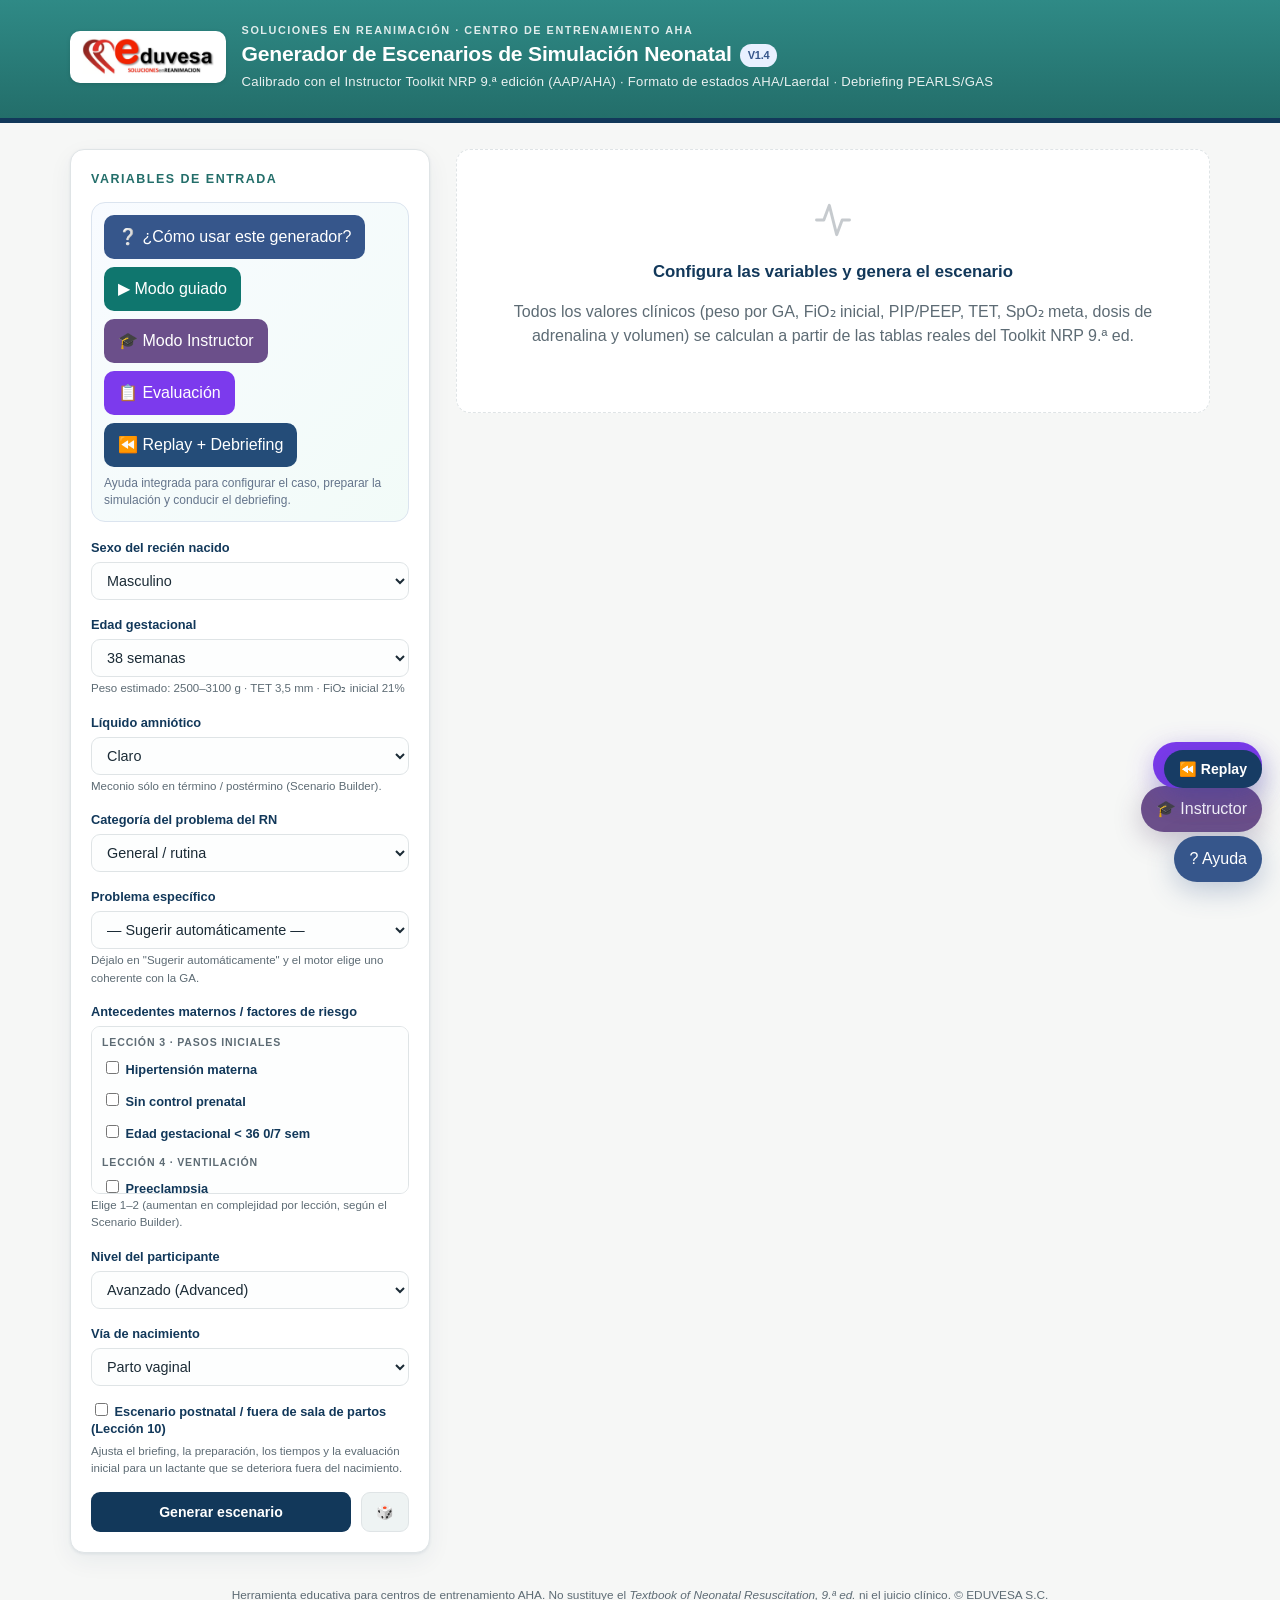
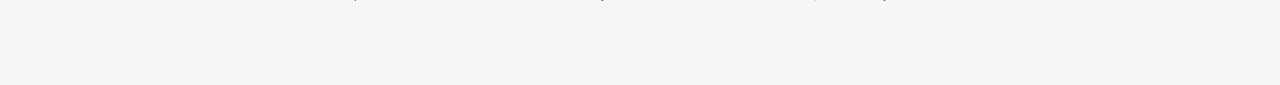
<file: index.html>
<!DOCTYPE html>
<html lang="es">
<head>
<meta charset="UTF-8">
<meta name="viewport" content="width=device-width, initial-scale=1.0">
<title>Generador de Escenarios NRP 9.ª ed. · EDUVESA</title>
<style>
  :root{
    --navy:#12385a;        /* NRP navy headings */
    --navy-2:#0d2740;
    --teal:#2f8a86;        /* NRP teal band */
    --teal-dk:#236e6a;
    --paper:#f6f7f6;
    --card:#ffffff;
    --ink:#1b2b36;
    --muted:#5d6b74;
    --line:#dfe4e6;
    --crit:#c0392b;        /* HR<60 */
    --warn:#c67a1e;        /* HR 60-99 */
    --ok:#2e8b57;          /* HR>=100 */
    --accent:#0f6fa8;
    --shadow:0 1px 3px rgba(18,56,90,.08),0 8px 24px rgba(18,56,90,.06);
    --mono:ui-monospace,"SF Mono","Cascadia Code",Menlo,Consolas,monospace;
    --sans:-apple-system,BlinkMacSystemFont,"Segoe UI",Roboto,Helvetica,Arial,sans-serif;
  }
  *{box-sizing:border-box}
  html,body{margin:0;padding:0}
  body{font-family:var(--sans);background:var(--paper);color:var(--ink);line-height:1.5;-webkit-font-smoothing:antialiased}
  .wrap{max-width:1180px;margin:0 auto;padding:0 20px 80px}

  /* Header */
  header.app{background:linear-gradient(180deg,var(--teal),var(--teal-dk));color:#fff;padding:22px 0 26px;border-bottom:5px solid var(--navy)}
  header.app .wrap{padding-bottom:0}
  .brandrow{display:flex;align-items:center;gap:16px;flex-wrap:wrap}
  .mark{width:46px;height:46px;border-radius:10px;background:#fff;display:grid;place-items:center;flex:none}
  .mark svg{width:30px;height:30px}
  .logo-badge{background:#fff;border-radius:10px;padding:7px 12px;flex:none;box-shadow:0 1px 4px rgba(0,0,0,.12);display:flex;align-items:center}
  .brandlogo{height:38px;display:block}
  @media(max-width:560px){.brandlogo{height:30px}}
  .brandrow h1{font-size:1.32rem;margin:0;letter-spacing:-.01em;font-weight:700}
  .brandrow .sub{font-size:.82rem;opacity:.9;margin-top:2px;letter-spacing:.02em}
  .eyebrow{text-transform:uppercase;letter-spacing:.14em;font-size:.68rem;font-weight:700;opacity:.85}

  /* Layout */
  .grid{display:grid;grid-template-columns:360px 1fr;gap:26px;margin-top:26px}
  @media(max-width:900px){.grid{grid-template-columns:1fr}}

  /* Form panel */
  .panel{background:var(--card);border:1px solid var(--line);border-radius:14px;box-shadow:var(--shadow);padding:20px}
  .panel h2{font-size:.78rem;text-transform:uppercase;letter-spacing:.12em;color:var(--teal-dk);margin:0 0 14px;font-weight:800}
  .field{margin-bottom:15px}
  .field label{display:block;font-size:.8rem;font-weight:600;color:var(--navy);margin-bottom:5px}
  .field .hint{font-size:.72rem;color:var(--muted);margin-top:3px}
  .chkfield{display:flex;align-items:flex-start;gap:8px;font-size:.82rem;font-weight:600;color:var(--navy);cursor:pointer;line-height:1.35}
  .chkfield input{margin-top:2px;accent-color:var(--teal);flex:none}
  select,input[type=text]{width:100%;padding:9px 11px;border:1px solid var(--line);border-radius:9px;font-size:.9rem;font-family:var(--sans);background:#fdfefe;color:var(--ink)}
  select:focus,input:focus{outline:2px solid var(--teal);outline-offset:1px;border-color:var(--teal)}
  .riskbox{border:1px solid var(--line);border-radius:9px;max-height:168px;overflow:auto;padding:6px 8px;background:#fdfefe}
  .riskgrp{font-size:.66rem;text-transform:uppercase;letter-spacing:.08em;color:var(--muted);font-weight:700;margin:8px 2px 4px}
  .riskgrp:first-child{margin-top:2px}
  .chk{display:flex;align-items:flex-start;gap:7px;padding:3px 2px;font-size:.8rem;cursor:pointer}
  .chk input{margin-top:3px;flex:none;accent-color:var(--teal)}
  .btnrow{display:flex;gap:10px;margin-top:6px}
  button{font-family:var(--sans);cursor:pointer;border:none;border-radius:9px;font-weight:700;font-size:.88rem;padding:11px 14px;transition:transform .04s ease,filter .15s ease}
  button:active{transform:translateY(1px)}
  .btn-primary{background:var(--navy);color:#fff;flex:1}
  .btn-primary:hover{filter:brightness(1.12)}
  .btn-ghost{background:#eef3f3;color:var(--navy-2);border:1px solid var(--line)}
  .btn-ghost:hover{background:#e4ecec}

  /* Output */
  #out{min-height:200px}
  .empty{background:var(--card);border:1px dashed var(--line);border-radius:14px;padding:48px 28px;text-align:center;color:var(--muted)}
  .empty svg{width:44px;height:44px;opacity:.35;margin-bottom:10px}
  .empty h3{color:var(--navy);margin:0 0 6px;font-size:1.05rem}

  .doc{background:var(--card);border:1px solid var(--line);border-radius:14px;box-shadow:var(--shadow);overflow:hidden}
  .doc-top{background:var(--navy);color:#fff;padding:18px 24px}
  .doc-top .kicker{font-size:.68rem;text-transform:uppercase;letter-spacing:.16em;opacity:.8;font-weight:700}
  .doc-top h2{margin:4px 0 2px;font-size:1.28rem;letter-spacing:-.01em}
  .doc-top .meta{font-size:.82rem;opacity:.9}
  .doc-body{padding:6px 24px 26px}

  section.blk{border-top:1px solid var(--line);padding:18px 0 6px}
  section.blk:first-child{border-top:none}
  section.blk > h3{font-size:.74rem;text-transform:uppercase;letter-spacing:.11em;color:var(--teal-dk);font-weight:800;margin:0 0 10px;display:flex;align-items:center;gap:8px}
  section.blk > h3 .n{background:var(--teal);color:#fff;width:20px;height:20px;border-radius:5px;display:inline-grid;place-items:center;font-size:.7rem;flex:none}
  .blk p{margin:0 0 9px;font-size:.9rem}
  .blk ul{margin:0 0 9px;padding-left:20px;font-size:.9rem}
  .blk li{margin-bottom:4px}
  .obj-tag{display:inline-block;font-size:.64rem;font-weight:700;text-transform:uppercase;letter-spacing:.05em;padding:1px 6px;border-radius:4px;margin-right:5px}
  .t-cog{background:#e7f0f7;color:#1a5b8a}.t-tec{background:#e8f4ef;color:#1f7a52}.t-crm{background:#f6efe4;color:#9a6a12}

  /* critical numbers */
  .nums{display:grid;grid-template-columns:repeat(auto-fill,minmax(150px,1fr));gap:10px}
  .num{border:1px solid var(--line);border-radius:10px;padding:10px 12px;background:#fbfdfd}
  .num .k{font-size:.66rem;text-transform:uppercase;letter-spacing:.05em;color:var(--muted);font-weight:700}
  .num .v{font-family:var(--mono);font-size:1.02rem;font-weight:700;color:var(--navy);margin-top:2px}
  .num .v small{font-family:var(--sans);font-weight:600;color:var(--muted);font-size:.72rem}

  /* trap callout */
  .trap{border-left:4px solid var(--warn);background:#fdf7ee;border-radius:0 9px 9px 0;padding:11px 14px;margin:4px 0 10px}
  .trap .lbl{font-size:.66rem;text-transform:uppercase;letter-spacing:.08em;color:#9a6a12;font-weight:800}
  .trap p{margin:3px 0 0;font-size:.88rem}

  /* state monitor cards */
  .states{display:flex;flex-direction:column;gap:14px}
  .state{border:1px solid var(--line);border-radius:12px;overflow:hidden;background:#fff}
  .state.alt{border-style:dashed;background:#fcfaf8}
  .st-head{display:flex;align-items:center;justify-content:space-between;gap:10px;padding:9px 14px;background:#f1f5f5;border-bottom:1px solid var(--line)}
  .st-head .ph{font-weight:800;font-size:.86rem;color:var(--navy);letter-spacing:.01em}
  .st-head .ph .step{display:inline-block;background:var(--navy);color:#fff;border-radius:5px;padding:1px 7px;font-size:.66rem;margin-right:8px;vertical-align:1px}
  .st-head .clock{font-family:var(--mono);font-size:.76rem;color:var(--muted)}
  .state.alt .st-head{background:#faf3ec}
  .state.alt .ph .step{background:var(--warn)}
  .monitor{display:flex;gap:8px;padding:12px 14px;flex-wrap:wrap;background:#0e1c24}
  .vs{flex:1;min-width:78px;background:#13252f;border-radius:8px;padding:8px 10px;border:1px solid #1e3540}
  .vs .lab{font-size:.6rem;text-transform:uppercase;letter-spacing:.09em;color:#7fa2b0;font-weight:700}
  .vs .val{font-family:var(--mono);font-size:1.28rem;font-weight:700;line-height:1.15;margin-top:1px}
  .vs .val small{font-size:.62rem;font-weight:600;color:#8fb0bd}
  .val.crit{color:#ff6b5e}.val.warn{color:#ffc14d}.val.ok{color:#57e08a}.val.neutral{color:#cfe6ef}
  .st-body{padding:11px 14px;display:grid;grid-template-columns:1fr 1fr;gap:12px}
  @media(max-width:620px){.st-body{grid-template-columns:1fr}}
  .st-body .cell .h{font-size:.64rem;text-transform:uppercase;letter-spacing:.07em;color:var(--muted);font-weight:800;margin-bottom:3px}
  .st-body .cell p{font-size:.84rem;margin:0}
  .st-full{grid-column:1/-1;border-top:1px dashed var(--line);padding-top:9px}
  .trigger{font-size:.8rem;color:var(--accent);font-weight:600}

  /* checklist */
  .ck{list-style:none;padding:0;margin:0}
  .ck li{display:flex;gap:9px;align-items:flex-start;padding:6px 0;border-bottom:1px solid #eef2f2;font-size:.87rem}
  .ck li:last-child{border-bottom:none}
  .ck .box{width:16px;height:16px;border:1.5px solid var(--teal);border-radius:4px;flex:none;margin-top:2px}
  .critflag{display:inline-block;font-size:.6rem;font-weight:800;text-transform:uppercase;letter-spacing:.04em;color:#fff;background:var(--crit);border-radius:4px;padding:1px 6px;margin-left:4px;vertical-align:1px}

  /* evaluation rubric */
  .evalcard{border:2px solid var(--navy);border-radius:12px;margin-top:16px;overflow:hidden}
  .eval-h{background:var(--navy);color:#fff;padding:12px 16px;display:flex;align-items:center;justify-content:space-between;gap:10px;flex-wrap:wrap}
  .eval-h .t{font-weight:800;font-size:.92rem;letter-spacing:.01em}
  .eval-h .sub{font-size:.72rem;opacity:.85}
  .eval-meta{display:grid;grid-template-columns:repeat(auto-fit,minmax(150px,1fr));gap:10px;padding:14px 16px;border-bottom:1px solid var(--line);background:#fbfdfd}
  .eval-meta label{display:block;font-size:.66rem;text-transform:uppercase;letter-spacing:.06em;color:var(--muted);font-weight:700;margin-bottom:3px}
  .eval-meta input{width:100%;padding:7px 9px;border:1px solid var(--line);border-radius:8px;font-size:.85rem;font-family:var(--sans)}
  .rubric{width:100%;border-collapse:collapse}
  .rubric th{background:#f1f5f5;font-size:.62rem;text-transform:uppercase;letter-spacing:.05em;color:var(--muted);padding:8px 10px;text-align:left;border-bottom:1px solid var(--line)}
  .rubric th.sc{text-align:center;width:74px}
  .rubric td{padding:9px 10px;border-bottom:1px solid #eef2f2;font-size:.84rem;vertical-align:top}
  .rubric td.sc{text-align:center}
  .rubric tr.gate td{background:#fef7f5}
  .rubric input[type=radio]{accent-color:var(--navy);width:16px;height:16px;cursor:pointer}
  .rubric .item .cf{display:inline-block;font-size:.58rem;font-weight:800;text-transform:uppercase;color:#fff;background:var(--crit);border-radius:3px;padding:0 5px;margin-left:5px;letter-spacing:.03em}
  .eval-extra{display:grid;grid-template-columns:1fr 1fr;gap:12px;padding:12px 16px;border-top:1px solid var(--line);background:#fbfdfd}
  @media(max-width:620px){.eval-extra{grid-template-columns:1fr}}
  .eval-extra .fld label{display:block;font-size:.66rem;text-transform:uppercase;letter-spacing:.05em;color:var(--muted);font-weight:700;margin-bottom:4px}
  .eval-extra select,.eval-extra input,.eval-extra textarea{width:100%;padding:7px 9px;border:1px solid var(--line);border-radius:8px;font-size:.84rem;font-family:var(--sans)}
  .eval-extra textarea{min-height:56px;resize:vertical}
  .score{display:flex;align-items:center;gap:16px;padding:16px;flex-wrap:wrap;border-top:2px solid var(--navy)}
  .score .big{font-family:var(--mono);font-size:2rem;font-weight:800;color:var(--navy);line-height:1}
  .score .big small{font-size:.9rem;color:var(--muted);font-weight:600}
  .verdict{font-weight:800;font-size:.95rem;padding:7px 14px;border-radius:9px}
  .verdict.ok{background:#e4f4ea;color:#1f7a4a;border:1px solid #b9e2c9}
  .verdict.no{background:#fbe7e4;color:#b0392b;border:1px solid #f0c2ba}
  .verdict.gatefail{background:#f6efe4;color:#9a6a12;border:1px solid #ecd9b3}
  .score .note{font-size:.76rem;color:var(--muted);flex:1;min-width:180px}
  .eval-tools{display:flex;gap:8px;padding:0 16px 16px;flex-wrap:wrap}
  .cert-cta{background:var(--teal);color:#fff;border:none;border-radius:9px;font-weight:800;font-size:.82rem;padding:9px 14px;cursor:pointer;margin-left:auto}
  .cert-cta:hover{filter:brightness(1.08)}

  /* ===== Constancia (certificado) ===== */
  #certView{position:fixed;inset:0;z-index:999;background:rgba(9,20,28,.72);display:flex;flex-direction:column;align-items:center;padding:24px 16px;overflow:auto}
  .cert-actions{display:flex;gap:10px;margin-bottom:16px}
  .cert-actions button{border:none;border-radius:9px;font-weight:700;font-size:.86rem;padding:10px 16px;cursor:pointer}
  .cert-actions .p{background:var(--navy);color:#fff}
  .cert-actions .p2{background:var(--teal);color:#fff}
  .cert-actions .c{background:#e7edee;color:var(--navy-2)}
  .cert-hint{width:min(920px,100%);margin:-6px auto 14px;font-size:.76rem;color:#eaf0f2;background:rgba(18,56,90,.6);border:1px solid rgba(255,255,255,.15);border-radius:8px;padding:10px 14px;line-height:1.5}
  .cert-hint b{color:#fff}
  .cert{width:min(920px,100%);background:#fff;border-radius:8px;box-shadow:0 20px 60px rgba(0,0,0,.4);position:relative;overflow:hidden}
  .cert-frame{margin:14px;border:2px solid var(--teal);border-radius:6px;padding:40px 46px 34px;position:relative}
  .cert-frame::before{content:"";position:absolute;inset:6px;border:1px solid #cfe0df;border-radius:4px;pointer-events:none}
  .cert-band{height:8px;background:linear-gradient(90deg,var(--teal),var(--navy))}
  .cert-brand{display:flex;align-items:center;gap:12px;justify-content:center;margin-bottom:6px}
  .cert-brand .m{width:40px;height:40px;border-radius:9px;background:var(--teal);display:grid;place-items:center}
  .cert-brand .m svg{width:26px;height:26px}
  .cert-brand .cert-logo{height:42px;display:block}
  .cert-brand .bt{text-align:left}
  .cert-brand .bt .b1{font-weight:800;color:var(--navy);font-size:1.02rem;letter-spacing:.01em;line-height:1.1}
  .cert-brand .bt .b2{font-size:.66rem;text-transform:uppercase;letter-spacing:.14em;color:var(--teal-dk);font-weight:700}
  .cert h1{text-align:center;font-size:1.5rem;color:var(--navy);margin:16px 0 2px;letter-spacing:.01em}
  .cert .kick{text-align:center;font-size:.7rem;text-transform:uppercase;letter-spacing:.2em;color:var(--muted);font-weight:700}
  .cert .lead{text-align:center;color:var(--ink);font-size:.9rem;margin:16px 0 6px}
  .cert .name{text-align:center;font-size:1.6rem;font-weight:800;color:var(--teal-dk);margin:6px 0;border-bottom:1.5px solid var(--line);padding-bottom:8px;display:inline-block;min-width:60%}
  .cert .namewrap{text-align:center}
  .cert .body{text-align:center;color:var(--ink);font-size:.92rem;line-height:1.6;max-width:640px;margin:14px auto 0}
  .cert .body b{color:var(--navy)}
  .cert .scorebadge{display:inline-block;background:#e4f4ea;color:#1f7a4a;border:1px solid #b9e2c9;border-radius:20px;padding:3px 14px;font-weight:800;font-size:.92rem;margin:2px 0}
  .cert-sign{display:flex;justify-content:space-between;gap:24px;margin-top:34px;flex-wrap:wrap}
  .cert-sign .sig{flex:1;min-width:180px;text-align:center}
  .cert-sign .line{border-top:1.4px solid var(--ink);margin:0 10px 5px;padding-top:5px}
  .cert-sign .who{font-size:.82rem;font-weight:700;color:var(--navy)}
  .cert-sign .role{font-size:.68rem;color:var(--muted);text-transform:uppercase;letter-spacing:.06em}
  .cert-foot{display:flex;justify-content:space-between;align-items:center;margin-top:26px;font-size:.66rem;color:var(--muted);flex-wrap:wrap;gap:6px}
  .cert-bottom{display:flex;justify-content:space-between;align-items:center;gap:16px;margin-top:26px;flex-wrap:wrap}
  .cert-verify{display:flex;align-items:center;gap:12px}
  .cert-verify .qr{border:1px solid var(--line);border-radius:8px;padding:5px;background:#fff;line-height:0}
  .cert-verify .qr svg{display:block}
  .cert-verify .vtxt{font-size:.66rem;color:var(--muted);line-height:1.4}
  .cert-verify .vtxt b{color:var(--navy);font-size:.72rem}
  .cert-seal{width:92px;height:92px;border-radius:50%;border:2px solid var(--teal);color:var(--teal-dk);display:grid;place-items:center;text-align:center;font-size:.54rem;font-weight:800;text-transform:uppercase;letter-spacing:.05em;transform:rotate(-8deg);opacity:.92;line-height:1.25;background:radial-gradient(circle,#f3faf9,#eaf5f4);flex:none}

  /* ===== Live simulation monitor ===== */
  .sim{margin-top:16px;border:2px solid #0e1c24;border-radius:14px;overflow:hidden;background:#0b171e}
  .sim-top{display:flex;align-items:center;justify-content:space-between;gap:10px;padding:10px 14px;background:#0e1c24;border-bottom:1px solid #1e3540;flex-wrap:wrap}
  .sim-top .lbl{color:#8fb0bd;font-size:.7rem;text-transform:uppercase;letter-spacing:.1em;font-weight:800}
  .sim-top .algo{color:#cfe6ef;font-size:.82rem;font-weight:600}
  .sim-top .x{background:#1e3540;color:#cfe6ef;border-radius:7px;padding:5px 10px;font-size:.78rem;cursor:pointer;border:none}
  .sim-grid{display:grid;grid-template-columns:1.35fr 1fr;gap:0}
  @media(max-width:720px){.sim-grid{grid-template-columns:1fr}}
  .scope{position:relative;background:#06121a;border-right:1px solid #14262f}
  @media(max-width:720px){.scope{border-right:none;border-bottom:1px solid #14262f}}
  .scope canvas{display:block;width:100%;height:190px}
  .scope .clk{position:absolute;top:10px;left:14px;font-family:var(--mono);font-size:1.5rem;font-weight:700;color:#cfe6ef;letter-spacing:.02em}
  .scope .clk small{font-size:.6rem;color:#6f93a1;display:block;letter-spacing:.1em;text-transform:uppercase}
  .scope .phase{position:absolute;bottom:10px;left:14px;right:14px;font-size:.78rem;color:#9fc0cd;font-weight:600}
  .vitals{display:grid;grid-template-rows:auto auto auto;gap:0}
  .vrow{padding:12px 16px;border-bottom:1px solid #14262f;display:flex;align-items:baseline;justify-content:space-between;gap:8px}
  .vrow:last-child{border-bottom:none}
  .vrow .vl{font-size:.62rem;text-transform:uppercase;letter-spacing:.08em;font-weight:800}
  .vrow .vl.hr{color:#57e08a}.vrow .vl.spo2{color:#7fd0ff}.vrow .vl.etc{color:#c9a2ff}
  .vrow .vv{font-family:var(--mono);font-size:2.4rem;font-weight:800;line-height:1}
  .vrow .vv small{font-size:.9rem;font-weight:600}
  .vrow.small .vv{font-size:1rem;font-weight:600;text-align:right;max-width:60%}
  .vv.crit{color:#ff6b5e}.vv.warn{color:#ffc14d}.vv.ok{color:#57e08a}.vv.spo2c{color:#7fd0ff}.vv.neutral{color:#cfe6ef}
  .metachip{font-size:.6rem;background:#14262f;color:#8fb0bd;border-radius:20px;padding:2px 8px;font-family:var(--sans);font-weight:700;margin-left:6px;vertical-align:3px}
  .sim-ctrl{display:flex;align-items:center;gap:8px;padding:12px 14px;background:#0e1c24;border-top:1px solid #1e3540;flex-wrap:wrap}
  .sim-ctrl button{border:none;border-radius:8px;font-weight:700;font-size:.82rem;padding:8px 12px;cursor:pointer}
  .sc-play{background:#2e8b57;color:#fff}.sc-pause{background:#c67a1e;color:#fff}
  .sc-nav{background:#1e3540;color:#cfe6ef}.sc-nav:disabled{opacity:.4;cursor:not-allowed}
  .sc-reset{background:#3a2020;color:#ff9c8f}
  .sim-ctrl .pos{color:#8fb0bd;font-size:.76rem;font-family:var(--mono);margin:0 4px}
  .sim-ctrl .auto{color:#9fc0cd;font-size:.74rem;display:flex;align-items:center;gap:5px;margin-left:auto}
  .sim-ctrl .auto input{accent-color:#2e8b57}
  .sim-action{padding:11px 16px;background:#0b171e;border-top:1px solid #14262f}
  .sim-action .h{font-size:.6rem;text-transform:uppercase;letter-spacing:.08em;color:#6f93a1;font-weight:800}
  .sim-action .a{color:#cfe6ef;font-size:.86rem;margin-top:3px}
  .sim-action .trg{color:#7fd0ff;font-size:.8rem;margin-top:5px;font-weight:600}
  .m2-ctrl{display:flex;align-items:center;gap:10px;padding:10px 14px;background:#0e1c24;border-top:1px solid #1e3540;flex-wrap:wrap}
  .m2-ctrl .m2-lbl{color:#8fb0bd;font-size:.7rem;text-transform:uppercase;letter-spacing:.08em;font-weight:800}
  .m2-ctrl select{background:#13252f;color:#cfe6ef;border:1px solid #1e3540;border-radius:7px;padding:6px 9px;font-size:.8rem;font-family:var(--sans)}
  .m2-ctrl .m2-delta{display:inline-flex;align-items:center;gap:7px;color:#9fc0cd;font-size:.76rem}
  .m2-ctrl .m2-delta b{color:#7fd0ff}
  .m2-ctrl input[type=range]{accent-color:#7fd0ff}
  .m2-grid{border-top:1px solid #14262f}
  .m2-grid .scope canvas{height:150px}
  .scope .clk2{position:absolute;top:10px;left:14px;font-size:.72rem;color:#9fc0cd;font-weight:700}
  .m2-banner{padding:9px 14px;font-size:.8rem;font-weight:700;text-align:center;border-top:1px solid #14262f}
  .m2-banner.crit{background:#3a1714;color:#ff9c8f}
  .m2-banner.warn{background:#3a2f14;color:#ffd98a}
  .m2-banner.ok{background:#123322;color:#8fe3b0}
  /* metrónomos */
  .mets{display:grid;grid-template-columns:1fr 1fr;gap:0;background:#0b171e;border-top:1px solid #14262f}
  @media(max-width:620px){.mets{grid-template-columns:1fr}}
  .met{padding:12px 14px;border-right:1px solid #14262f}
  .met:last-child{border-right:none}
  .met.req{background:#1b1410;box-shadow:inset 3px 0 0 #c67a1e}
  .met .mh{font-size:.74rem;font-weight:800;color:#cfe6ef;margin-bottom:8px}
  .met .mrow{display:flex;align-items:center;gap:10px;flex-wrap:wrap}
  .met .mbtn{background:#2e8b57;color:#fff;border:none;border-radius:8px;width:38px;height:38px;font-size:1rem;cursor:pointer;flex:none}
  .met .mbtn.on{background:#c67a1e}
  .met .mrate{color:#9fc0cd;font-size:.76rem}
  .met .mrate b{color:#7fd0ff}
  .met input[type=range]{accent-color:#57e08a;flex:1;min-width:80px}
  .met .mbeat{font-family:var(--mono);font-weight:800;font-size:1rem;color:#57e08a;min-width:62px;text-align:center;background:#13252f;border:1px solid #1e3540;border-radius:7px;padding:6px 4px}
  .met .mbeat.flash{animation:metflash .18s ease}
  @keyframes metflash{0%{background:#2e8b57;color:#fff;transform:scale(1.08)}100%{background:#13252f;color:#57e08a;transform:scale(1)}}
  .met .mhint{font-size:.68rem;color:#6f93a1;margin-top:7px}

  /* debrief */
  .gas{display:flex;flex-direction:column;gap:12px}
  .gphase{border:1px solid var(--line);border-radius:10px;padding:12px 14px}
  .gphase .gh{font-size:.72rem;font-weight:800;text-transform:uppercase;letter-spacing:.08em;margin:0 0 7px;display:flex;align-items:center;gap:8px}
  .gphase .gh .pill{background:var(--teal);color:#fff;border-radius:20px;padding:2px 9px;font-size:.62rem;letter-spacing:.05em}
  .gphase.analyze .gh .pill{background:var(--accent)}
  .gphase.summ .gh .pill{background:var(--ok)}
  .ai-q{font-style:italic;color:var(--navy-2)}
  .ai-q b{font-style:normal;color:var(--teal-dk)}

  .refs{font-size:.78rem;color:var(--muted)}
  .refs li{margin-bottom:3px}

  .toolbar{display:flex;gap:10px;flex-wrap:wrap;padding:14px 24px;background:#f1f5f5;border-top:1px solid var(--line)}
  .toolbar .spacer{flex:1}
  .ai-note{font-size:.72rem;color:var(--muted);padding:0 24px 14px}
  .ai-block{margin-top:10px;border-left:3px solid var(--accent);background:#f2f8fc;border-radius:0 8px 8px 0;padding:11px 14px;font-size:.86rem;white-space:pre-wrap}
  .ai-block .aih{font-size:.66rem;text-transform:uppercase;letter-spacing:.08em;color:var(--accent);font-weight:800;margin-bottom:5px}
  .spin{display:inline-block;width:13px;height:13px;border:2px solid #fff;border-top-color:transparent;border-radius:50%;animation:sp .7s linear infinite;vertical-align:-2px;margin-right:6px}
  @keyframes sp{to{transform:rotate(360deg)}}

  footer.app{text-align:center;color:var(--muted);font-size:.74rem;margin-top:34px}

  /* Print */
  @media print{
    header.app,.panel,.toolbar,.ai-note,.eval-tools,footer.app{display:none!important}
    /* Cuando la constancia está abierta, imprimir SOLO la constancia */
    body.cert-open .wrap,body.cert-open header.app{display:none!important}
    body.cert-open #certView{position:static;inset:auto;background:#fff;padding:0;display:block}
    body.cert-open .cert-actions{display:none!important}
    body.cert-open .cert{box-shadow:none;width:100%;border-radius:0}
    .evalcard{break-inside:avoid}
    body{background:#fff}
    .grid{display:block;margin:0}
    .doc{box-shadow:none;border:none}
    .monitor{background:#0e1c24!important;-webkit-print-color-adjust:exact;print-color-adjust:exact}
    .doc-top,.st-head,.obj-tag,.trap,.ai-block{-webkit-print-color-adjust:exact;print-color-adjust:exact}
    section.blk,.state{break-inside:avoid}
    .wrap{padding:0}
  }
</style>
  <link rel="stylesheet" href="guia.css">
  <link rel="stylesheet" href="instructor.css">
  <link rel="stylesheet" href="evaluacion.css">
  <link rel="stylesheet" href="replay.css">
</head>
<body>
<header class="app">
  <div class="wrap">
    <div class="brandrow">
      <div class="logo-badge"><img id="brandLogo" class="brandlogo" alt="EDUVESA · Soluciones en Reanimación"></div>
      <div>
        <div class="eyebrow">Soluciones en Reanimación · Centro de Entrenamiento AHA</div>
        <h1>Generador de Escenarios de Simulación Neonatal</h1>
        <div class="sub">Calibrado con el Instructor Toolkit NRP 9.ª edición (AAP/AHA) · Formato de estados AHA/Laerdal · Debriefing PEARLS/GAS</div>
      </div>
    </div>
  </div>
</header>

<div class="wrap">
  <div class="grid">
    <!-- ===== FORM ===== -->
    <form class="panel" id="form" onsubmit="return false;">
      <h2>Variables de entrada</h2>

      <div class="field">
        <label for="sexo">Sexo del recién nacido</label>
        <select id="sexo">
          <option>Masculino</option>
          <option>Femenino</option>
          <option>Indeterminado (ambiguo)</option>
        </select>
      </div>

      <div class="field">
        <label for="ga">Edad gestacional</label>
        <select id="ga"></select>
        <div class="hint" id="pesoHint"></div>
      </div>

      <div class="field">
        <label for="fluido">Líquido amniótico</label>
        <select id="fluido">
          <option value="claro">Claro</option>
          <option value="meconial-fluido">Meconial fluido</option>
          <option value="meconial-espeso">Meconial espeso</option>
          <option value="tenido">Teñido / sanguinolento</option>
          <option value="oligo">Oligohidramnios</option>
          <option value="poli">Polihidramnios</option>
        </select>
        <div class="hint">Meconio sólo en término / postérmino (Scenario Builder).</div>
      </div>

      <div class="field">
        <label>Categoría del problema del RN</label>
        <select id="categoria" onchange="poblarProblemas()">
          <option value="general">General / rutina</option>
          <option value="respiratorio">Respiratorio</option>
          <option value="genetico">Genético / dismórfico</option>
          <option value="cardiaco">Cardiaco</option>
        </select>
      </div>

      <div class="field">
        <label for="problema">Problema específico</label>
        <select id="problema"></select>
        <div class="hint">Déjalo en "Sugerir automáticamente" y el motor elige uno coherente con la GA.</div>
      </div>

      <div class="field">
        <label>Antecedentes maternos / factores de riesgo</label>
        <div class="riskbox" id="riskbox"></div>
        <div class="hint">Elige 1–2 (aumentan en complejidad por lección, según el Scenario Builder).</div>
      </div>

      <div class="field">
        <label for="nivel">Nivel del participante</label>
        <select id="nivel">
          <option value="basico">Básico (Essentials)</option>
          <option value="intermedio">Intermedio</option>
          <option value="avanzado" selected>Avanzado (Advanced)</option>
        </select>
      </div>

      <div class="field">
        <label for="parto">Vía de nacimiento</label>
        <select id="parto">
          <option>Parto vaginal</option>
          <option>Cesárea</option>
          <option>Cesárea de urgencia con anestesia general</option>
        </select>
      </div>

      <div class="field">
        <label class="chkfield"><input type="checkbox" id="postnatal"> Escenario postnatal / fuera de sala de partos (Lección 10)</label>
        <div class="hint">Ajusta el briefing, la preparación, los tiempos y la evaluación inicial para un lactante que se deteriora fuera del nacimiento.</div>
      </div>

      <div class="btnrow">
        <button class="btn-primary" type="button" onclick="generar()">Generar escenario</button>
        <button class="btn-ghost" type="button" onclick="aleatorio()" title="Randomizar entradas">🎲</button>
      </div>
    </form>

    <!-- ===== OUTPUT ===== -->
    <div id="out">
      <div class="empty">
        <svg viewBox="0 0 24 24" fill="none" stroke="currentColor" stroke-width="1.6" stroke-linecap="round" stroke-linejoin="round"><path d="M3 12h4l3-8 4 16 3-8h4"/></svg>
        <h3>Configura las variables y genera el escenario</h3>
        <p>Todos los valores clínicos (peso por GA, FiO₂ inicial, PIP/PEEP, TET, SpO₂ meta, dosis de adrenalina y volumen) se calculan a partir de las tablas reales del Toolkit NRP 9.ª ed.</p>
      </div>
    </div>
  </div>
  <footer class="app">Herramienta educativa para centros de entrenamiento AHA. No sustituye el <em>Textbook of Neonatal Resuscitation, 9.ª ed.</em> ni el juicio clínico. © EDUVESA S.C.</footer>
</div>

<script>
const EDUVESA_LOGO="[data-uri]";

/* ============================================================
   DATOS NRP 9.ª ed. (extraídos del Instructor Toolkit subido)
   ============================================================ */

// Peso aproximado por edad gestacional (Scenario Builder, p.1)
const GA_BANDS = [
  {min:23,max:24,peso:"500–600 g",kg:0.55},
  {min:25,max:26,peso:"700–800 g",kg:0.75},
  {min:27,max:29,peso:"900–1000 g",kg:0.95},
  {min:30,max:32,peso:"1100–1400 g",kg:1.25},
  {min:33,max:34,peso:"1500–1800 g",kg:1.65},
  {min:35,max:37,peso:"1900–2400 g",kg:2.15},
  {min:38,max:40,peso:"2500–3100 g",kg:2.8},
  {min:41,max:43,peso:"3200–4200 g",kg:3.7},
];

// Tabla de SpO2 preductal meta — 9.ª ed. inicia a los 2 min
const SPO2_META = [
  {min:2,r:"65–70%"},{min:3,r:"70–75%"},{min:4,r:"75–80%"},
  {min:5,r:"80–85%"},{min:10,r:"85–95%"}
];
function metaSpo2(min){
  let best=SPO2_META[0];
  for(const row of SPO2_META){ if(min>=row.min) best=row; }
  return best.r;
}

// FiO2 inicial por GA (9.ª ed.)
function fio2Inicial(ga){
  if(ga>=35) return "21%";
  if(ga>=32) return "21–30%";
  return "≥30%";
}
// PIP inicial (sugerido 25 cmH2O; rango por GA) + PEEP
function pipRango(ga){ return ga>=32 ? "25 cmH₂O (rango 25–30)" : "25 cmH₂O (rango 20–25)"; }
function presionMax(ga){ return ga>=37 ? "40 cmH₂O" : (ga<32? "30 cmH₂O":"40 cmH₂O (30 si <32 sem)"); }

// Tamaño de TET (9.ª ed.) por peso/GA
function tet(kg,ga){
  if(kg<0.8) return {tubo:"2,5 mm (2,0 opcional)",hoja:"0 (00 opcional)"};
  if(kg<=1.2) return {tubo:"2,5 mm",hoja:"0"};
  if(kg<=2.2) return {tubo:"3,0 mm",hoja:ga<34?"0":"0–1"};
  return {tubo:"3,5 mm",hoja:"1"};
}

// Dosis calculadas (adrenalina 0,1 mg/mL)
function dosis(kg){
  const ivMg=(0.02*kg), ivMl=(0.2*kg);
  const etMg=(0.1*kg),  etMl=(1.0*kg);
  const vol =(10*kg);
  const f=n=>Math.round(n*100)/100;
  return {
    ivMg:f(ivMg), ivMl:f(ivMl),
    etMg:f(etMg), etMl:f(etMl),
    vol:Math.round(vol)
  };
}

// Factores de riesgo por lección/complejidad (Scenario Builder, p.2)
const RIESGOS = {
  "Lección 3 · Pasos iniciales":[
    "Hipertensión materna","Sin control prenatal","Edad gestacional < 36 0/7 sem"
  ],
  "Lección 4 · Ventilación":[
    "Preeclampsia","Terapia materna con sulfato de magnesio","Restricción del crecimiento intrauterino (RCIU)","Líquido meconial"
  ],
  "Lección 5 · Intubación":[
    "Patrón categoría III de FCF","Madre febril, feto taquicárdico","Presentación pélvica u otra anormal"
  ],
  "Lección 6 · Compresiones":[
    "Convulsiones maternas (eclampsia)","Extracción por vacío fallida","Bradicardia fetal"
  ],
  "Lección 7 · Medicación / volumen":[
    "Cesárea de urgencia + anestesia general","Cordón prolapsado o circular apretado","Sangrado vaginal abundante","Hemorragia fetomaterna","Vasa previa sangrante","Desprendimiento / laceración placentaria"
  ]
};

/* ============================================================
   BANCO DE PROBLEMAS (fisiopatología + trampa + vía del algoritmo)
   endpoint: pasosIniciales | cpap | vpp | mrsopa | obstruido |
             intubacion | compresiones | medicacion | reconoceCC
   ============================================================ */
const PROBLEMAS = {
  general:[
    {id:"auto",label:"— Sugerir automáticamente —"},
    {id:"termino_normal",label:"RN de término sin problemas aparentes",endpoint:"rutina",gaMin:37,gaMax:41,
      fisio:"Recién nacido de término vigoroso: llora, buen tono y respiración espontánea; transición cardiopulmonar normal.",
      trampa:"El reto es NO sobre-intervenir: permanece piel con piel con la madre, pasos iniciales con ella y evaluación continua; evitar succión de rutina y separación innecesaria.",
      obj:["Reconocer al RN vigoroso que permanece con su madre","Realizar los pasos iniciales con la madre (calor, secado, posición)","Evitar intervenciones innecesarias y favorecer el contacto piel con piel"]},
    {id:"bajo_peso",label:"RN de bajo peso (pequeño para la edad gestacional)",endpoint:"rutina",gaMin:35,gaMax:41,
      fisio:"RN de bajo peso/PEG: mayor relación superficie-masa con riesgo de hipotermia e hipoglucemia; suele estar vigoroso pero requiere vigilancia estrecha.",
      trampa:"Reforzar la termorregulación y vigilar la glucemia con alimentación temprana; no confundir el bajo peso con una indicación automática de reanimación.",
      obj:["Aplicar estrategias de termorregulación en el RN de bajo peso","Vigilar signos de hipoglucemia e iniciar alimentación temprana","Distinguir bajo peso de indicación de reanimación"]},
    {id:"hipertrofico",label:"RN hipertrófico / macrosómico (hijo de madre diabética)",endpoint:"rutina",gaMin:37,gaMax:42,
      fisio:"RN grande para la edad gestacional/macrosómico: riesgo de distocia de hombros, trauma al nacimiento (clavícula, plexo braquial) e hipoglucemia por hiperinsulinismo.",
      trampa:"Anticipar distocia de hombros y lesión obstétrica, y vigilar hipoglucemia; tras un parto difícil puede requerir pasos iniciales y, ocasionalmente, escalar a VPP.",
      obj:["Anticipar distocia de hombros y trauma obstétrico","Vigilar hipoglucemia en el hijo de madre diabética","Estar preparado para escalar a VPP si el parto fue traumático"]}
  ],
  respiratorio:[
    {id:"auto",label:"— Sugerir automáticamente —"},
    {id:"ttn",label:"Taquipnea transitoria del RN",endpoint:"cpap",gaMin:34,
      fisio:"Retraso en la reabsorción del líquido pulmonar fetal; distrés leve con taquipnea, quejido y retracciones que resuelve en horas.",
      trampa:"El RN respira y tiene FC >100; la tentación es intubar. La respuesta correcta es CPAP y O₂ titulado a la SpO₂ meta, no VPP.",
      obj:["Reconocer distrés respiratorio que amerita CPAP, no VPP","Iniciar CPAP a 5 cmH₂O y titular O₂ por SpO₂","Colocar sonda orogástrica si continúa CPAP"]},
    {id:"sdr",label:"SDR / déficit de surfactante",endpoint:"vpp",gaMin:24,gaMax:34,
      fisio:"Déficit de surfactante en el pretérmino: colapso alveolar, baja distensibilidad, quejido, retracciones e hipoxemia progresiva.",
      trampa:"Pretérmino: no sobreoxigenar. FiO₂ inicial ≥30% (<32 sem) y titular a la SpO₂ meta, más termorregulación con bolsa de polietileno.",
      obj:["Aplicar estrategias de termorregulación del pretérmino","Iniciar VPP/CPAP con FiO₂ apropiada por GA","Considerar surfactante y traslado a UCIN"]},
    {id:"meconio",label:"Aspiración de meconio / vía aérea obstruida",endpoint:"obstruido",gaMin:37,fluido:true,
      fisio:"RN no vigoroso con meconio espeso: obstrucción de la vía aérea que impide movimiento torácico pese a VPP y presión máxima.",
      trampa:"Sin movimiento torácico tras intubar y llegar a presión máxima → sospechar obstrucción y aspirar la tráquea con aspirador de meconio, no seguir subiendo presión.",
      obj:["Reconocer la vía aérea obstruida","Usar aspirador traqueal para despejar la tráquea","Reanudar VPP efectiva tras la aspiración"]},
    {id:"neumotorax",label:"Neumotórax a tensión",endpoint:"compresiones",gaMin:34,
      fisio:"Escape aéreo con colapso pulmonar: ruidos respiratorios asimétricos, deterioro súbito y FC que no mejora pese a VPP que mueve el tórax.",
      trampa:"Si la FC persiste <60 con VPP efectiva y compresiones, considerar neumotórax (transiluminación) e hipovolemia antes de repetir ciclos ciegamente.",
      obj:["Interpretar deterioro pese a ventilación efectiva","Considerar neumotórax/hipovolemia en FC persistentemente baja","Coordinar CRM en el evento crítico"]},
    {id:"hipoplasia",label:"Hipoplasia pulmonar (oligohidramnios)",endpoint:"intubacion",gaMin:34,
      fisio:"Pulmones hipoplásicos (secuencia de oligohidramnios): muy baja distensibilidad, requiere presiones altas y responde de forma limitada.",
      trampa:"Baja distensibilidad no es sinónimo de mala técnica: verificar sello y posición antes de escalar; el pronóstico depende del grado de hipoplasia.",
      obj:["Optimizar VPP y considerar vía aérea alterna","Reconocer limitación fisiológica de la respuesta","Comunicar plan de cuidados con la familia"]}
  ],
  genetico:[
    {id:"auto",label:"— Sugerir automáticamente —"},
    {id:"coanas",label:"Atresia de coanas bilateral",endpoint:"pasosIniciales",gaMin:36,
      fisio:"Obstrucción nasal ósea/membranosa: el RN es respirador nasal obligado → cianosis en reposo que mejora al llorar (boca abierta).",
      trampa:"Rosado al llorar, azul en reposo: la clave no es más O₂ sino permeabilizar la vía oral (cánula orofaríngea/estimular llanto).",
      obj:["Reconocer patrón cianosis-en-reposo/rosado-al-llorar","Establecer vía aérea oral","Anticipar valoración por otorrinolaringología"]},
    {id:"cdh",label:"Hernia diafragmática congénita",endpoint:"intubacion",gaMin:34,
      fisio:"Vísceras abdominales en el tórax: abdomen excavado, ruidos intestinales torácicos, hipoplasia pulmonar y dificultad respiratoria grave.",
      trampa:"Evitar VPP con bolsa-mascarilla (distiende el intestino y empeora): intubar precozmente y colocar sonda orogástrica a descompresión.",
      obj:["Reconocer signos de HDC (abdomen escafoides)","Intubar y colocar SOG evitando ventilación con mascarilla prolongada","Coordinar traslado a centro quirúrgico"]},
    {id:"pierrerobin",label:"Secuencia de Pierre Robin",endpoint:"mrsopa",gaMin:34,
      fisio:"Micrognatia + glosoptosis + hendidura palatina: obstrucción de vía aérea alta por caída de la lengua.",
      trampa:"La VPP con mascarilla puede fallar por la anatomía: posición prona/lateral, cánula nasofaríngea o mascarilla laríngea como rescate.",
      obj:["Reconocer vía aérea difícil por micrognatia","Aplicar maniobras posicionales y considerar mascarilla laríngea","Priorizar los pasos MR SOPA más útiles"]},
    {id:"higroma",label:"Higroma quístico / masa cervical",endpoint:"intubacion",gaMin:34,
      fisio:"Masa cervical que distorsiona y comprime la vía aérea: intubación difícil anticipada, posible necesidad de vía aérea avanzada.",
      trampa:"Anticipar la vía aérea difícil desde el briefing: equipo y experto disponibles antes del nacimiento (estrategia tipo EXIT si aplica).",
      obj:["Anticipar y planear la vía aérea difícil","Coordinar personal experto y equipo alterno","Aplicar habilidades conductuales clave del NRP"]},
    {id:"higroma_turner",label:"Higroma quístico con obstrucción mecánica (síndrome de Turner)",endpoint:"intubacion",gaMin:36,
      fisio:"RN de término con masa cística cervical que comprime la tráquea, polihidramnios y síndrome de Turner: obstrucción mecánica de la vía aérea al nacer; considerar coartación de aorta y anomalías renales asociadas (Laerdal Scenario Cloud, act. 2020).",
      trampa:"La ventilación con mascarilla falla por compresión mecánica: tras los pasos correctivos MR SOPA, reconocer la obstrucción mecánica y colocar una vía aérea alterna (mascarilla laríngea o TET). Anticipar la vía aérea difícil en el briefing y vigilar signos de coartación (Turner).",
      obj:["Realizar un briefing pre-reanimación exhaustivo y delegar tareas","Aplicar MR SOPA y reconocer la obstrucción mecánica de la vía aérea","Colocar vía aérea alterna; considerar coartación/anomalías renales (Turner)"]},
    {id:"trisomia",label:"Sospecha de trisomía con hipotonía",endpoint:"vpp",gaMin:34,
      fisio:"Rasgos dismórficos e hipotonía marcada; posible cardiopatía asociada. Pobre esfuerzo respiratorio al nacer.",
      trampa:"No asumir mal pronóstico: reanimar según algoritmo y hallazgos; la hipotonía justifica pasos iniciales y VPP si apnea/FC<100.",
      obj:["Reanimar según el algoritmo pese a rasgos dismórficos","Reconocer hipotonía que requiere VPP","Comunicar hallazgos con sensibilidad a la familia"]},
    {id:"mmc",label:"Mielomeningocele (defecto del tubo neural) · Lección 10",endpoint:"defecto",gaMin:34,
      fisio:"Defecto abierto del tubo neural con saco neural expuesto en la línea media dorsal: riesgo de infección, pérdida de calor y lesión del tejido neural; suele estar vigoroso al nacer.",
      trampa:"La clave es la protección: decúbito prono/lateral, apósito estéril húmedo (SSN 0.9%) sobre el saco, precauciones libres de látex y termorregulación; evitar presión y ruptura del saco. La reanimación sigue el algoritmo estándar si se requiere.",
      obj:["Reconocer el mielomeningocele y sus riesgos (infección, hipotermia)","Proteger el saco (posición prona/lateral, apósito estéril húmedo, libre de látex)","Coordinar traslado a neurocirugía y mantener termorregulación"]},
    {id:"gastrosquisis",label:"Gastrosquisis (asas intestinales expuestas) · Lección 10",endpoint:"defecto",gaMin:34,
      fisio:"Defecto de la pared abdominal a la derecha del ombligo SIN saco, con asas intestinales expuestas: gran pérdida de calor y líquidos y riesgo de isquemia por acodamiento del mesenterio.",
      trampa:"Envolver las asas en bolsa intestinal estéril/plástico, posición en decúbito lateral derecho para preservar la perfusión, sonda orogástrica a descompresión, reposición de líquidos IV y termorregulación estricta.",
      obj:["Reconocer la gastrosquisis y su riesgo de pérdida térmica/hídrica","Proteger las asas (bolsa estéril, posición, evitar acodamiento del mesenterio)","Descomprimir con SOG, reponer líquidos IV y coordinar traslado quirúrgico"]},
    {id:"onfalocele",label:"Onfalocele (defecto con saco en el ombligo) · Lección 10",endpoint:"defecto",gaMin:34,
      fisio:"Herniación de vísceras abdominales cubiertas por un saco en la base del cordón: frecuente asociación con anomalías cardiacas, cromosómicas y síndrome de Beckwith-Wiedemann (hipoglucemia).",
      trampa:"Proteger el saco íntegro (apósito estéril/plástico) sin romperlo, sonda orogástrica a descompresión, y VIGILAR anomalías asociadas (cardiopatía ductus-dependiente) e hipoglucemia.",
      obj:["Reconocer el onfalocele y sus anomalías asociadas","Proteger el saco íntegro y descomprimir el estómago (SOG)","Vigilar hipoglucemia y cardiopatía; coordinar traslado"]},
    {id:"microtia",label:"Microtia (posible vía aérea difícil asociada) · Lección 10",endpoint:"defecto",gaMin:34,
      fisio:"Hipoplasia o ausencia del pabellón auricular: puede formar parte de un espectro craneofacial (microsomía hemifacial/Goldenhar) con posible micrognatia y vía aérea difícil.",
      trampa:"La microtia aislada rara vez requiere reanimación, pero obliga a examinar anomalías asociadas y ANTICIPAR una vía aérea difícil: preparar equipo de vía aérea alterna y personal experto si hay signos de compromiso.",
      obj:["Reconocer la microtia como posible marcador de anomalías craneofaciales","Anticipar y preparar una vía aérea difícil (equipo y experto)","Examinar anomalías asociadas y coordinar valoración especializada"]}
  ],
  cardiaco:[
    {id:"auto",label:"— Sugerir automáticamente —"},
    {id:"ductus",label:"Cardiopatía ductus-dependiente (TGA / atresia pulmonar)",endpoint:"reconoceCC",gaMin:36,
      fisio:"Mezcla inadecuada / flujo pulmonar dependiente del conducto: cianosis que NO mejora con O₂ pese a FC normal y ventilación efectiva.",
      trampa:"La SpO₂ se estanca en 70–85% con buena FC y tórax que se mueve: reconocer cardiopatía, evitar hiperoxia, iniciar prostaglandina E1 y trasladar; escalar O₂ no la corrige.",
      obj:["Diferenciar hipoxemia cardiaca de la respiratoria","Evitar hiperoxia y planear traslado / PGE1","Interpretar la saturación pre/postductal"]},
    {id:"hipoplasico",label:"Síndrome de corazón izquierdo hipoplásico",endpoint:"reconoceCC",gaMin:36,
      fisio:"Circulación sistémica dependiente del conducto: puede verse rosado al inicio y deteriorarse con perfusión sistémica pobre y pulsos débiles.",
      trampa:"El exceso de O₂ cierra el conducto y empeora la perfusión sistémica: mantener SpO₂ en meta, no maximizar O₂; PGE1 y traslado urgente.",
      obj:["Reconocer fisiología ductus-dependiente sistémica","Evitar hiperoxia; mantener SpO₂ en meta","Coordinar traslado a cardiología / cirugía"]},
    {id:"hlhs_pge1",label:"SVIH no diagnosticado (3 días) — prostaglandina E1",endpoint:"reconoceCC",gaMin:36,
      fisio:"Lactante de término de 3 días que se deteriora durante fototerapia por hiperbilirubinemia: síndrome de ventrículo izquierdo hipoplásico con cierre del conducto arterioso y colapso de la perfusión sistémica (reanimación fuera de la sala de partos, Lección 10; Laerdal Scenario Cloud v1.0).",
      trampa:"La SpO₂ no mejora con O₂ y hay hipoperfusión/pulsos débiles pese a FC adecuada: reconocer cardiopatía ductus-dependiente, obtener acceso vascular e iniciar prostaglandina E1 (alprostadil) con traslado. Evitar hiperoxia (cierra el conducto) y VIGILAR APNEA como efecto de la prostaglandina; la intubación es opcional.",
      obj:["Reconocer cardiopatía ductus-dependiente en el deterioro postnatal","Obtener acceso vascular e iniciar infusión de prostaglandina E1","Evitar hiperoxia y vigilar apnea por prostaglandina; coordinar traslado"]},
    {id:"cianosis",label:"Cianosis persistente sin respuesta al O₂",endpoint:"reconoceCC",gaMin:36,
      fisio:"Cianosis central que persiste pese a O₂ y ventilación efectiva, con FC adecuada: bandera roja de cardiopatía congénita cianógena.",
      trampa:"No atribuir la cianosis a técnica de ventilación cuando el tórax se mueve y la FC es buena: pensar en corazón y valoración cardiológica.",
      obj:["Reconocer la cianosis refractaria como bandera de CC","Confirmar ventilación efectiva antes de atribuir a pulmón","Solicitar valoración cardiológica y ecocardiograma"]},
    {id:"hidrops",label:"Hidrops fetal",endpoint:"medicacion",gaMin:30,
      fisio:"Acumulación de líquido en ≥2 compartimentos: derrames, edema, ventilación difícil, posible anemia grave y compromiso hemodinámico.",
      trampa:"Reanimación compleja: puede requerir drenaje de derrames para ventilar, expansión de volumen (± PRBC) y todo el algoritmo avanzado.",
      obj:["Anticipar reanimación avanzada del hidrops","Administrar volumen (± PRBC) por signos de choque","Coordinar equipo completo y drenajes si procede"]}
  ]
};

/* ============================================================
   INICIALIZACIÓN DE LA UI
   ============================================================ */
function initGA(){
  const sel=document.getElementById("ga");
  for(let w=23;w<=43;w++){
    const o=document.createElement("option");
    o.value=w; o.textContent=w+" semanas";
    if(w===38) o.selected=true;
    sel.appendChild(o);
  }
  sel.addEventListener("change",actualizarPesoHint);
  actualizarPesoHint();
}
function bandFor(ga){ return GA_BANDS.find(b=>ga>=b.min&&ga<=b.max)||GA_BANDS[GA_BANDS.length-1]; }
function actualizarPesoHint(){
  const ga=+document.getElementById("ga").value;
  const b=bandFor(ga);
  document.getElementById("pesoHint").textContent="Peso estimado: "+b.peso+" · TET "+tet(b.kg,ga).tubo+" · FiO₂ inicial "+fio2Inicial(ga);
}
function poblarProblemas(){
  const cat=document.getElementById("categoria").value;
  const sel=document.getElementById("problema");
  sel.innerHTML="";
  PROBLEMAS[cat].forEach(p=>{
    const o=document.createElement("option");
    o.value=p.id; o.textContent=p.label; sel.appendChild(o);
  });
}
function initRiesgos(){
  const box=document.getElementById("riskbox");
  Object.entries(RIESGOS).forEach(([grupo,items])=>{
    const g=document.createElement("div"); g.className="riskgrp"; g.textContent=grupo; box.appendChild(g);
    items.forEach(txt=>{
      const l=document.createElement("label"); l.className="chk";
      l.innerHTML='<input type="checkbox" value="'+txt+'"> <span>'+txt+'</span>';
      box.appendChild(l);
    });
  });
}
function riesgosSeleccionados(){
  return [...document.querySelectorAll('#riskbox input:checked')].map(i=>i.value);
}

/* ============================================================
   MOTOR DE ESCENARIOS
   ============================================================ */
function clsHR(hr){ if(hr==="—")return"neutral"; if(hr<60)return"crit"; if(hr<100)return"warn"; return"ok"; }
function clsSpo2(spo2,min){
  if(spo2==="—")return"neutral";
  const meta=metaSpo2(min); const [lo]=meta.replace(/%/g,"").split("–").map(Number);
  return spo2>=lo?"ok":"warn";
}

// Genera la secuencia de estados según el endpoint del problema
function construirEstados(p, ctx){
  const S=[]; // {fase,step,clock,hr,spo2,fr,tono,color,hallazgos,accion,disparador}
  const kg=ctx.kg, ga=ctx.ga;
  const term = ga>=37;
  // Estado basal común
  const preterm = ga<37;

  function push(o){ S.push(o); }

  // BASAL (nacimiento / evaluación rápida)  o  (evaluación inicial del lactante que se deteriora)
  if(ctx.postnatal){
    push({fase:"Evaluación inicial — lactante que se deteriora",step:"1",clock:"0:00",
      hr:"—",spo2:"—",fr:"Variable",tono:"Variable",color:"Palidez/cianosis",
      hallazgos:"El equipo responde a una llamada de urgencia fuera de la sala de partos. Pide ayuda, aplica el ABC (vía aérea, respiración, circulación) y solicita antecedentes, evento desencadenante y signos vitales.",
      accion:"Activar el sistema de ayuda, llevar el equipo de reanimación al sitio, evaluar vía aérea/respiración/FC y colocar monitor y pulsioxímetro.",
      disparador:"Con la evaluación inicial hecha, seguir la vía del algoritmo NRP según los hallazgos."});
  } else {
    push({fase:"Estado basal — nacimiento",step:"1",clock:"0:00",
      hr:"—",spo2:"—",fr:"—",tono:preterm?"Disminuido":"Variable",color:"Cianosis central",
      hallazgos:"El equipo hace las 4 preguntas previas y la evaluación rápida (¿término? ¿tono? ¿respira/llora?).",
      accion:"Briefing pre-reanimación, verificación de equipo, evaluación rápida y pasos iniciales (calor, vía aérea, secar, estimular).",
      disparador:"Tras pasos iniciales, evaluar respiración y FC."});
  }

  switch(p.endpoint){
    case "rutina": // término sano / bajo peso / macrosómico (sin deterioro)
      push({fase:"Evaluación rápida — recién nacido vigoroso",step:"2",clock:"0:30",
        hr:140,spo2:65,fr:"Llanto vigoroso",tono:"Adecuado (en flexión)",color:"Acrocianosis en transición",
        hallazgos:p.fisio,
        accion:"Responde 'sí' a término/tono/respira → permanece con la madre; pasos iniciales con ella (calor, secado, posición; despejar vía aérea solo si es necesario).",
        disparador:"Si se mantiene vigoroso → contacto piel con piel y evaluación continua."});
      push({fase:"Estabilización — atención de rutina",step:"3",clock:"5:00",
        hr:150,spo2:92,fr:"Regular, sin distrés",tono:"Adecuado",color:"Rosado",
        hallazgos:"Transición normal. "+(p.id==="bajo_peso"?"Reforzar termorregulación y vigilar glucemia (riesgo de hipotermia/hipoglucemia).":p.id==="hipertrofico"?"Vigilar hipoglucemia y descartar trauma obstétrico (clavícula/plexo braquial).":"Mantener contacto piel con piel."),
        accion:"Atención de rutina, termorregulación, inicio de alimentación temprana; comunicar con la familia.",
        disparador:"Objetivos cumplidos → fin del escenario."});
      break;
    case "defecto": { // defectos congénitos con manejo especial (Lección 10)
      const manejo={
        mmc:"Colocar al RN en decúbito prono o lateral; cubrir el saco con apósito estéril húmedo (SSN 0.9%) y precauciones libres de látex; evitar presión sobre el defecto y mantener termorregulación.",
        gastrosquisis:"Envolver las asas expuestas en bolsa intestinal estéril/plástico; decúbito lateral derecho para evitar acodamiento del mesenterio; sonda orogástrica a descompresión; líquidos IV y termorregulación estricta.",
        onfalocele:"Proteger el saco íntegro con apósito estéril/plástico sin romperlo; sonda orogástrica a descompresión; vigilar anomalías asociadas (cardiacas, Beckwith-Wiedemann) e hipoglucemia.",
        microtia:"Examinar en busca de anomalías craneofaciales asociadas (microsomía hemifacial/Goldenhar); anticipar vía aérea difícil y tener disponible equipo de vía aérea alterna y personal experto."
      }[p.id] || "Manejo especial del defecto congénito con termorregulación.";
      push({fase:"Identificación y manejo especial del defecto",step:"2",clock:"0:45",
        hr:140,spo2:65,fr:"Respiración espontánea (según el caso)",tono:"Adecuado",color:"Acrocianosis en transición",
        hallazgos:p.fisio,
        accion:manejo,
        disparador:"Con el defecto protegido y el RN estable, continuar la estabilización y coordinar el traslado."});
      push({fase:"Estabilización y traslado a centro de referencia",step:"3",clock:"5:00",
        hr:150,spo2:92,fr:"Regular",tono:"Adecuado",color:"Rosado",
        hallazgos:p.trampa,
        accion:"Mantener la protección del defecto, la termorregulación y el acceso vascular; comunicar con la familia y coordinar el traslado a cirugía/UCIN.",
        disparador:"Objetivos cumplidos → fin del escenario."});
      break;
    }
    case "pasosIniciales": // p.ej. atresia de coanas
      push({fase:"Deterioro — patrón paradójico",step:"2",clock:"1:00",
        hr:140,spo2:70,fr:"Taquipnea con quejido en reposo",tono:"Adecuado",color:"Cianosis que mejora al llorar",
        hallazgos:p.fisio,
        accion:"Evaluar respiración y FC; reconocer el patrón; NO precipitar VPP.",
        disparador:"Si el equipo identifica el patrón → maniobra de vía aérea."});
      push({fase:"Punto crítico — reconocimiento",step:"3",clock:"2:00",
        hr:145,spo2:78,fr:"Mejora al abrir la boca",tono:"Adecuado",color:"Rosado al llorar, cianótico en reposo",
        hallazgos:"El equipo debe establecer una vía aérea oral (cánula orofaríngea) o estimular el llanto.",
        accion:"Colocar cánula orofaríngea / mantener boca abierta; titular O₂ por SpO₂.",
        disparador:"Con vía aérea permeable, la SpO₂ sube a meta."});
      push({fase:"Respuesta correcta — estabilización",step:"4",clock:"5:00",
        hr:150,spo2:92,fr:"Regular",tono:"Adecuado",color:"Rosado",
        hallazgos:"SpO₂ dentro de meta con vía aérea oral. Plan de valoración por ORL.",
        accion:"Monitorizar, comunicar con la familia y planear cuidados posreanimación.",
        disparador:"Objetivos cumplidos → fin del escenario."});
      break;

    case "cpap": // TTN / distrés leve
      push({fase:"Deterioro — distrés respiratorio",step:"2",clock:"1:00",
        hr:150,spo2:72,fr:"Taquipnea 80/min, quejido, retracciones",tono:"Adecuado",color:"Cianosis leve",
        hallazgos:p.fisio,
        accion:"Reconocer respiración laboriosa con FC>100 → considerar CPAP, no VPP.",
        disparador:"Si hay quejido/esfuerzo aumentado → sección CPAP."});
      push({fase:"Punto crítico — inicio de CPAP",step:"3",clock:"2:00",
        hr:150,spo2:80,fr:"Persiste quejido",tono:"Adecuado",color:"Mejorando",
        hallazgos:"Iniciar CPAP 5 cmH₂O; titular FiO₂ ("+ctx.fio2+") por SpO₂. Considerar sonda orogástrica.",
        accion:"CPAP 5 cmH₂O, monitor de SpO₂ en mano/muñeca derecha, sonda orogástrica.",
        disparador:"Con CPAP efectiva, mejora el esfuerzo y la SpO₂."});
      push({fase:"Respuesta correcta — estabilización",step:"4",clock:"5:00",
        hr:150,spo2:88,fr:"Esfuerzo mejorado",tono:"Adecuado",color:"Rosado",
        hallazgos:"SpO₂ acercándose a meta; distrés en descenso.",
        accion:"Continuar CPAP y titular O₂; plan de cuidados y comunicación.",
        disparador:"Objetivos cumplidos → fin del escenario."});
      break;

    case "vpp": // SDR / apnea que responde a VPP
      push({fase:"Deterioro — apnea / FC<100",step:"2",clock:"0:45",
        hr:80,spo2:"—",fr:"Apnea o boqueo",tono:preterm?"Muy disminuido":"Disminuido",color:"Cianosis central",
        hallazgos:"Tras pasos iniciales el RN está apneico y con FC <100.",
        accion:"Indicar VPP dentro de los primeros 60 s: FiO₂ "+ctx.fio2+", PIP "+ctx.pip+", PEEP 5, FR 30–60.",
        disparador:"Colocar oxímetro; reevaluar FC a los 30 s de VPP."});
      push({fase:"Punto crítico — respuesta a la VPP",step:"3",clock:"1:15",
        hr:120,spo2:66,fr:"El tórax se mueve",tono:"Mejorando",color:"Mejorando",
        hallazgos:"La VPP mueve el tórax y la FC empieza a subir. \"FC aumenta, tórax se mueve\".",
        accion:"Continuar VPP 30 s; titular O₂ a SpO₂ meta; considerar monitor cardiaco.",
        disparador:"Con FC>100 y respiración espontánea → descontinuar VPP gradualmente."});
      push({fase:"Respuesta correcta — estabilización",step:"4",clock:"5:00",
        hr:150,spo2:88,fr:"Espontánea y regular",tono:"Adecuado",color:"Rosado",
        hallazgos:"FC>100, esfuerzo respiratorio sostenido; SpO₂ en meta.",
        accion:"Retirar VPP, monitorizar y planear cuidados (surfactante/UCIN si pretérmino).",
        disparador:"Objetivos cumplidos → fin del escenario."});
      break;

    case "mrsopa": // vía difícil que requiere pasos correctivos
      push({fase:"Deterioro — VPP sin movimiento torácico",step:"2",clock:"0:45",
        hr:70,spo2:"—",fr:"Apnea",tono:"Disminuido",color:"Cianosis",
        hallazgos:"VPP iniciada pero SIN movimiento torácico ni ascenso de FC.",
        accion:"Reconocer VPP inefectiva → iniciar pasos correctivos MR SOPA.",
        disparador:"Sin movimiento torácico tras 15–30 s → MR SOPA."});
      push({fase:"Punto crítico — MR SOPA",step:"3",clock:"1:30",
        hr:70,spo2:"—",fr:"Sin movimiento inicial",tono:"Disminuido",color:"Cianosis",
        hallazgos:"M (mascarilla) · R (reposición) · S (succión) · O (abrir boca) · P (presión hasta "+ctx.presMax+") · A (vía aérea alterna). "+p.trampa,
        accion:"Aplicar los pasos MR SOPA priorizando los más útiles; considerar mascarilla laríngea.",
        disparador:"Al lograr movimiento torácico → VPP 30 s y reevaluar FC."});
      push({fase:"Respuesta correcta — estabilización",step:"4",clock:"3:00",
        hr:130,spo2:82,fr:"Mejorando con VPP efectiva",tono:"Mejorando",color:"Mejorando",
        hallazgos:"Con vía aérea permeable la FC asciende >100 y la SpO₂ entra en meta.",
        accion:"Continuar VPP/soporte, titular O₂, comunicar plan.",
        disparador:"Objetivos cumplidos → fin del escenario."});
      break;

    case "obstruido": // meconio
      push({fase:"Deterioro — apnea, no vigoroso",step:"2",clock:"0:45",
        hr:70,spo2:"—",fr:"Apnea",tono:"Disminuido",color:"Cianosis, meconio en vía aérea",
        hallazgos:"RN no vigoroso con líquido meconial espeso; VPP no mueve el tórax.",
        accion:"Pasos correctivos MR SOPA; si persiste sin movimiento → vía aérea alterna e intubación.",
        disparador:"Sin movimiento torácico tras MR SOPA e intubación a presión máxima → obstrucción."});
      push({fase:"Punto crítico — vía aérea obstruida",step:"3",clock:"1:45",
        hr:70,spo2:"—",fr:"Tórax inmóvil pese a presión máxima",tono:"Disminuido",color:"Cianosis",
        hallazgos:"Sin movimiento torácico tras intubar y alcanzar "+ctx.presMax+": sospechar obstrucción por meconio.",
        accion:"Conectar aspirador traqueal (80–100 mmHg) y aspirar la tráquea retirando el tubo en 3–5 s; reintubar con tubo limpio.",
        disparador:"Tras despejar la tráquea, la VPP mueve el tórax."});
      push({fase:"Respuesta correcta — estabilización",step:"4",clock:"3:30",
        hr:130,spo2:80,fr:"Ventilación efectiva",tono:"Mejorando",color:"Mejorando",
        hallazgos:"Movimiento torácico restaurado; FC asciende >100; SpO₂ en meta.",
        accion:"Continuar VPP/soporte, titular O₂ y planear cuidados posreanimación.",
        disparador:"Objetivos cumplidos → fin del escenario."});
      break;

    case "intubacion": // CDH / hipoplasia / masa
      push({fase:"Deterioro — dificultad respiratoria grave",step:"2",clock:"0:45",
        hr:80,spo2:"—",fr:"Apnea o esfuerzo débil",tono:"Disminuido",color:"Cianosis",
        hallazgos:p.fisio,
        accion:"Reconocer indicación de vía aérea avanzada; en HDC evitar VPP con mascarilla prolongada.",
        disparador:"Preparar intubación (TET "+ctx.tetTubo+", hoja "+ctx.tetHoja+")."});
      push({fase:"Punto crítico — intubación",step:"3",clock:"1:45",
        hr:90,spo2:70,fr:"—",tono:"Disminuido",color:"Mejorando lento",
        hallazgos:"Intubar y confirmar (FC en ascenso, cambio de color del detector de CO₂, ruidos bilaterales, movimiento torácico). "+p.trampa,
        accion:"Rol operador/asistente; profundidad por tabla o LNT; asegurar tubo. SOG a descompresión si HDC.",
        disparador:"Con TET confirmado, VPP efectiva 30–60 s."});
      push({fase:"Respuesta correcta — estabilización",step:"4",clock:"4:00",
        hr:130,spo2:84,fr:"Ventilación efectiva por TET",tono:"Mejorando",color:"Mejorando",
        hallazgos:"FC>100 con ventilación por TET; SpO₂ acercándose a meta.",
        accion:"Soporte continuo, titular O₂, preparar traslado a centro quirúrgico.",
        disparador:"Objetivos cumplidos → fin del escenario."});
      break;

    case "compresiones": // FC<60 pese a VPP efectiva
      push({fase:"Deterioro — FC<100 con VPP",step:"2",clock:"0:45",
        hr:70,spo2:"—",fr:"Apnea",tono:"Disminuido",color:"Cianosis",
        hallazgos:"VPP iniciada; realizar MR SOPA hasta lograr movimiento torácico.",
        accion:"MR SOPA; colocar oxímetro y monitor cardiaco.",
        disparador:"Con tórax en movimiento pero FC<60 → vía aérea alterna y compresiones."});
      push({fase:"Punto crítico — FC<60",step:"3",clock:"1:45",
        hr:40,spo2:"—",fr:"Tórax se mueve, sin señal de oxímetro",tono:"Fláccido",color:"Palidez/cianosis",
        hallazgos:"Tras 30 s de VPP que mueve el tórax con vía aérea alterna, la FC sigue <60. "+p.trampa,
        accion:"Aumentar O₂ a 100%, iniciar compresiones 3:1 coordinadas, colocar monitor con ECG.",
        disparador:"Reevaluar FC cada 60 s; considerar neumotórax/hipovolemia si no mejora."});
      push({fase:"Respuesta correcta — recuperación",step:"4",clock:"3:00",
        hr:80,spo2:68,fr:"Sin respiración espontánea aún",tono:"Mejorando",color:"Mejorando",
        hallazgos:"Con VPP efectiva + compresiones + causa reversible tratada, la FC supera 60 y asciende.",
        accion:"Suspender compresiones al superar 60; continuar VPP hasta FC>100.",
        disparador:"FC>100 → estabilización; si persiste <60 → medicación."});
      break;

    case "medicacion": // FC<60 tras compresiones → UVC + adrenalina (± volumen)
      push({fase:"Deterioro — VPP + MR SOPA + vía alterna",step:"2",clock:"1:00",
        hr:60,spo2:"—",fr:"Apnea",tono:"Fláccido",color:"Palidez",
        hallazgos:"VPP efectiva por vía aérea alterna, pero FC persiste ≤60.",
        accion:"Aumentar O₂ a 100%, compresiones 3:1, preparar UVC y medicación.",
        disparador:"Tras 60 s de compresiones con FC<60 → UVC + adrenalina."});
      push({fase:"Punto crítico — UVC + adrenalina",step:"3",clock:"2:30",
        hr:40,spo2:"—",fr:"Sin señal de oxímetro",tono:"Fláccido",color:"Palidez marcada",
        hallazgos:"Insertar catéter venoso umbilical de urgencia y administrar adrenalina. "+p.trampa,
        accion:"Adrenalina IV/IO "+ctx.dosis.ivMg+" mg ("+ctx.dosis.ivMl+" mL) y purgar con 3 mL SF; repetir c/3–5 min si FC<60. Vía ET "+ctx.dosis.etMg+" mg ("+ctx.dosis.etMl+" mL) mientras se coloca el UVC.",
        disparador:"Si signos de choque/hipovolemia → expansor de volumen."});
      push({fase:"Respuesta correcta — volumen y recuperación",step:"4",clock:"4:00",
        hr:80,spo2:68,fr:"Sin respiración espontánea",tono:"Mejorando",color:"Mejorando",
        hallazgos:"Expansor: SF "+ctx.dosis.vol+" mL (10 mL/kg) en 5–10 min por UVC. La FC asciende >80.",
        accion:"Suspender compresiones al superar 60; continuar VPP hasta FC>100; titular O₂.",
        disparador:"FC>100 → estabilización y cuidados posreanimación."});
      break;

    case "reconoceCC": // cardiopatía cianógena
      push({fase:"Deterioro — cianosis desproporcionada",step:"2",clock:"1:30",
        hr:150,spo2:78,fr:"Regular, sin distrés marcado",tono:"Adecuado",color:"Cianosis central",
        hallazgos:"El RN respira, la FC es >100 y el tórax se mueve, pero la SpO₂ no sube como se espera.",
        accion:"Confirmar ventilación efectiva; titular O₂; colocar oxímetro pre y postductal.",
        disparador:"Si la SpO₂ se estanca pese a O₂ → sospechar cardiopatía."});
      push({fase:"Punto crítico — SpO₂ refractaria",step:"3",clock:"3:00",
        hr:150,spo2:80,fr:"Regular",tono:"Adecuado",color:"Cianosis persistente",
        hallazgos:"SpO₂ atascada en 78–82% con FC normal y ventilación efectiva. "+p.trampa,
        accion:"Evitar hiperoxia; mantener SpO₂ en meta; NO escalar O₂ de forma indiscriminada.",
        disparador:"Reconocer cardiopatía → plan de PGE1 y traslado."});
      push({fase:"Respuesta correcta — reconocimiento y traslado",step:"4",clock:"6:00",
        hr:150,spo2:82,fr:"Regular",tono:"Adecuado",color:"Cianosis estable",
        hallazgos:"El equipo reconoce la cardiopatía congénita, evita hiperoxia y activa cardiología / traslado (± PGE1).",
        accion:"Monitorizar, comunicar con la familia, coordinar ecocardiograma y traslado.",
        disparador:"Objetivos cumplidos → fin del escenario."});
      break;
  }

  // RAMA ALTERNA (si el equipo NO ejecuta la acción crítica)
  const alt = ramaAlterna(p.endpoint, ctx);
  push(Object.assign({alt:true,fase:"Rama alterna — si el equipo NO actúa a tiempo",step:"⚠",clock:"—"},alt));

  return S;
}

function ramaAlterna(endpoint, ctx){
  const map={
    rutina:{hr:140,spo2:60,fr:"Llanto que se interrumpe con la succión",tono:"Adecuado",color:"Acrocianosis",
      hallazgos:"Si el equipo succiona o separa al RN de forma innecesaria, se interrumpe la transición y el contacto piel con piel.",
      accion:"El instructor evidencia que la sobre-intervención no aporta y puede alterar la transición normal.",
      disparador:"Redirigir: RN vigoroso → permanecer con la madre, evitar la succión de rutina."},
    defecto:{hr:150,spo2:70,fr:"Variable",tono:"Adecuado",color:"Palidez / hipotermia",
      hallazgos:"Si no se protege el defecto ni se controla la temperatura, aparecen hipotermia, pérdida hidroelectrolítica o compromiso del tejido/saco expuesto.",
      accion:"El instructor evidencia las complicaciones de omitir el manejo especial (hipotermia, infección, isquemia intestinal, ruptura del saco).",
      disparador:"Redirigir: proteger el defecto (apósito/plástico/posición), termorregular y descomprimir si aplica."},
    pasosIniciales:{hr:130,spo2:60,fr:"Distrés en aumento",tono:"Decae",color:"Cianosis persistente",
      hallazgos:"Si no se permeabiliza la vía aérea oral, la SpO₂ no mejora y el RN se agota.",
      accion:"El instructor mantiene SpO₂ baja hasta que el equipo establezca la vía aérea oral.",
      disparador:"Redirigir: ¿respirador nasal obligado? → cánula orofaríngea."},
    cpap:{hr:150,spo2:62,fr:"Quejido persistente",tono:"Adecuado",color:"Cianosis",
      hallazgos:"Sin CPAP, el distrés persiste y la SpO₂ no alcanza la meta.",
      accion:"El instructor mantiene el esfuerzo aumentado hasta que se inicie CPAP.",
      disparador:"Redirigir: respiración laboriosa con FC>100 → CPAP."},
    vpp:{hr:60,spo2:"—",fr:"Apnea persistente",tono:"Fláccido",color:"Cianosis",
      hallazgos:"Si la VPP se retrasa más allá de 60 s, la FC cae hacia <60.",
      accion:"El instructor deja caer la FC para reforzar la urgencia de la VPP oportuna.",
      disparador:"Redirigir: apnea/FC<100 → VPP en el primer minuto."},
    mrsopa:{hr:50,spo2:"—",fr:"Sin movimiento torácico",tono:"Fláccido",color:"Cianosis",
      hallazgos:"Sin pasos correctivos, no hay movimiento torácico y la FC desciende.",
      accion:"El instructor anuncia \"sin movimiento torácico\" hasta que se realicen los pasos MR SOPA.",
      disparador:"Redirigir: VPP sin movimiento torácico → MR SOPA."},
    obstruido:{hr:50,spo2:"—",fr:"Tórax inmóvil",tono:"Fláccido",color:"Cianosis",
      hallazgos:"Si se sigue subiendo presión sin aspirar la tráquea, no hay movimiento y la FC cae.",
      accion:"El instructor mantiene el tórax inmóvil hasta que se aspire la tráquea.",
      disparador:"Redirigir: sin movimiento pese a presión máxima → aspirar tráquea."},
    intubacion:{hr:60,spo2:55,fr:"Distensión gástrica (si HDC)",tono:"Fláccido",color:"Cianosis",
      hallazgos:"Si se ventila con mascarilla de forma prolongada (HDC), la distensión intestinal empeora la ventilación.",
      accion:"El instructor empeora la distensibilidad hasta que se intube y coloque SOG.",
      disparador:"Redirigir: HDC → intubar y descomprimir estómago."},
    compresiones:{hr:40,spo2:"—",fr:"Sin señal de oxímetro",tono:"Fláccido",color:"Palidez",
      hallazgos:"Sin compresiones (o compresiones antes de asegurar ventilación efectiva), la FC no mejora.",
      accion:"El instructor mantiene FC<60 hasta lograr VPP efectiva + compresiones coordinadas.",
      disparador:"Redirigir: primero inflar el pulmón; luego comprimir si FC<60."},
    medicacion:{hr:30,spo2:"—",fr:"Sin señal",tono:"Fláccido",color:"Palidez",
      hallazgos:"Sin acceso vascular y adrenalina, la FC persiste <60 pese a compresiones.",
      accion:"El instructor mantiene FC<60 hasta administrar adrenalina IV por UVC.",
      disparador:"Redirigir: FC<60 tras compresiones → UVC + adrenalina."},
    reconoceCC:{hr:150,spo2:78,fr:"Regular",tono:"Adecuado",color:"Cianosis",
      hallazgos:"Si el equipo escala O₂ e intenta \"corregir\" la SpO₂, no mejora y arriesga hiperoxia.",
      accion:"El instructor mantiene la SpO₂ estancada pese al O₂ para elicitar el reconocimiento de cardiopatía.",
      disparador:"Redirigir: ventilación efectiva + FC normal + SpO₂ refractaria → pensar en corazón."}
  };
  return map[endpoint]||map.vpp;
}

/* ============================================================
   RENDER
   ============================================================ */
let ULTIMO=null; // guarda el escenario para exportar/IA

function generar(){
  if(typeof simTeardown==="function") simTeardown();
  if(typeof cerrarConstancia==="function") cerrarConstancia();
  const ga=+document.getElementById("ga").value;
  const b=bandFor(ga);
  const cat=document.getElementById("categoria").value;
  let pid=document.getElementById("problema").value;
  const lista=PROBLEMAS[cat].filter(x=>x.id!=="auto");
  let p;
  if(pid==="auto"){
    // sugerencia coherente con la GA
    const compat=lista.filter(x=>(!x.gaMin||ga>=x.gaMin)&&(!x.gaMax||ga<=x.gaMax));
    p=(compat.length?compat:lista)[Math.floor(Math.random()*(compat.length?compat.length:lista.length))];
  }else{
    p=lista.find(x=>x.id===pid);
  }

  const sexo=document.getElementById("sexo").value;
  const fluido=document.getElementById("fluido").value;
  const nivel=document.getElementById("nivel").value;
  const parto=document.getElementById("parto").value;
  const postnatal=document.getElementById("postnatal").checked;
  const riesgos=riesgosSeleccionados();

  const t=tet(b.kg,ga);
  const ctx={
    ga,kg:b.kg,peso:b.peso,fio2:fio2Inicial(ga),pip:pipRango(ga),
    presMax:presionMax(ga),tetTubo:t.tubo,tetHoja:t.hoja,dosis:dosis(b.kg),postnatal
  };

  const estados=construirEstados(p,ctx);

  // Coherencia de líquido: forzar meconio si el problema lo exige
  const fluidoTxt = p.fluido && !fluido.includes("meconial") ? "meconial espeso" : etiquetaFluido(fluido);

  ULTIMO={p,ctx,sexo,fluidoTxt,nivel,parto,riesgos,estados,ga,b,postnatal};
  document.getElementById("out").innerHTML=renderDoc(ULTIMO);
  document.getElementById("out").scrollIntoView({behavior:"smooth",block:"start"});
}

function etiquetaFluido(v){
  return {claro:"claro",["meconial-fluido"]:"meconial fluido",["meconial-espeso"]:"meconial espeso",
    tenido:"teñido/sanguinolento",oligo:"oligohidramnios",poli:"polihidramnios"}[v]||v;
}

function nivelTxt(n){return{basico:"Básico (Essentials)",intermedio:"Intermedio",avanzado:"Avanzado (Advanced)"}[n];}

function renderDoc(d){
  const {p,ctx,sexo,fluidoTxt,nivel,parto,riesgos,estados,ga,b,postnatal}=d;
  const rn = postnatal ? (sexo==="Femenino"?"la lactante":"el lactante") : (sexo==="Femenino"?"la recién nacida":"el recién nacido");
  const titulo = tituloEscenario(p,ga);
  const riesgosTxt = riesgos.length?riesgos.join(", "):"sin factores de riesgo aparentes";

  // objetivos
  const objBase = (p.obj||[]).slice();
  if(postnatal) objBase.unshift("Reanimar y estabilizar a un lactante fuera de la sala de partos según sus necesidades (Lección 10).");
  const objs = objBase.map((o,i)=>{
    const tag = i===0?'<span class="obj-tag t-cog">Cognitivo</span>':(i===1?'<span class="obj-tag t-tec">Técnico</span>':'<span class="obj-tag t-crm">CRM</span>');
    return "<li>"+tag+o+"</li>";
  }).join("")+'<li><span class="obj-tag t-crm">CRM</span>Aplicar las Habilidades Conductuales Clave del NRP para mejorar el trabajo en equipo y la comunicación.</li>';

  // números clave
  const nums=[
    ["Peso estimado",ctx.peso],
    ["FiO₂ inicial",ctx.fio2],
    ["PIP / PEEP",ctx.pip.replace(" cmH₂O","")+' <small>cmH₂O</small> / 5'],
    ["Frecuencia VPP","30–60 <small>/min</small>"],
    ["TET",ctx.tetTubo],
    ["Hoja laringoscopio","N.º "+ctx.tetHoja],
    ["Presión máx. MR SOPA",ctx.presMax],
    ["Adrenalina IV/IO",ctx.dosis.ivMg+" mg <small>("+ctx.dosis.ivMl+" mL)</small>"],
    ["Adrenalina TET",ctx.dosis.etMg+" mg <small>("+ctx.dosis.etMl+" mL)</small>"],
    ["Expansor (SF)",ctx.dosis.vol+" mL <small>(10 mL/kg)</small>"],
    ["SpO₂ meta 2 min","65–70%"],
    ["SpO₂ meta 10 min","85–95%"]
  ].map(([k,v])=>'<div class="num"><div class="k">'+k+'</div><div class="v">'+v+'</div></div>').join("");

  // preparación
  const prep=[];
  if(postnatal){
    prep.push("Reanimación fuera de la sala de partos (cunero, habitación de la madre o entorno extrahospitalario): llevar el equipo de reanimación al sitio y activar el sistema de ayuda/traslado.");
    prep.push("Fuente de calor disponible y control de temperatura según el entorno; monitor cardiaco y pulsioxímetro.");
    prep.push("Acceso a insumos de reanimación compleja: medicaciones, acceso vascular (IV/IO) y vía aérea.");
    prep.push("Preparar el registro de eventos y, si es posible, la filmación para el debriefing.");
  } else {
    prep.push("Sala configurada como "+(parto.includes("Cesárea")?"quirófano":"sala de partos")+"; cuna de calor radiante precalentada y verificación de equipo (NRP Quick Equipment Checklist).");
    if(ga<32) prep.push("Pretérmino <32 sem: aumentar temperatura de la sala a 23–25 °C, bolsa/envoltura de polietileno, gorro y colchón térmico.");
    if(ctx.ga<37 && ctx.ga>=32) prep.push("Termorregulación reforzada del pretérmino tardío.");
    prep.push("Acceso a insumos de reanimación compleja: medicaciones neonatales y equipo para catéter venoso umbilical.");
    prep.push("Preparar filmación del escenario para el debriefing.");
  }

  // checklist puntos críticos según endpoint
  const checklist = checklistPara(p.endpoint,ctx).map(x=>'<li><span class="box"></span>'+x.t+(x.crit?' <span class="critflag">acción crítica</span>':'')+'</li>').join("");

  // estados
  const estadosHTML = estados.map(renderState).join("");

  // debriefing
  const debrief = renderDebrief(p);

  return `
  <div class="doc" id="doc">
    <div class="doc-top">
      <div class="kicker">Escenario de simulación · NRP 9.ª ed.</div>
      <h2>${titulo}</h2>
      <div class="meta">${nivelTxt(nivel)} · ${ga} semanas · ${sexo} · ${parto}</div>
    </div>
    <div class="doc-body">

      <section class="blk"><h3><span class="n">1</span>Resumen clínico</h3>
        <p>${postnatal
          ? `Presenta a ${rn} de <b>${ga} semanas</b> de edad gestacional (${ctx.peso}) que se deteriora <b>fuera de la sala de partos</b>, con antecedentes: <b>${riesgosTxt}</b>. El caso requiere reconocer y manejar <b>${p.label.toLowerCase()}</b> siguiendo el algoritmo NRP 9.ª ed. (reanimación fuera de la sala de partos, Lección 10).`
          : `Presenta el nacimiento (${parto.toLowerCase()}) de ${rn} de <b>${ga} semanas</b> (${ctx.peso}) con líquido amniótico <b>${fluidoTxt}</b> y antecedentes: <b>${riesgosTxt}</b>. El caso requiere reconocer y manejar <b>${p.label.toLowerCase()}</b> siguiendo el algoritmo NRP 9.ª ed.`}</p>
      </section>

      <section class="blk"><h3><span class="n">2</span>Objetivos de aprendizaje</h3>
        <ul>${objs}</ul>
      </section>

      <section class="blk"><h3><span class="n">3</span>Información para el instructor</h3>
        <p><b>Diagnóstico real:</b> ${p.label}.</p>
        <p><b>Fisiopatología:</b> ${p.fisio}</p>
        <div class="trap"><div class="lbl">⚠ Trampa del caso</div><p>${p.trampa}</p></div>
      </section>

      <section class="blk"><h3><span class="n">4</span>Cifras clave (calibradas NRP 9.ª ed.)</h3>
        <div class="nums">${nums}</div>
      </section>

      <section class="blk"><h3><span class="n">5</span>Preparación / ambiente</h3>
        <ul>${prep.map(x=>"<li>"+x+"</li>").join("")}</ul>
      </section>

      <section class="blk"><h3><span class="n">6</span>Briefing para el participante</h3>
        <p><i>"${postnatal
          ? `Respondes a una llamada de urgencia por ${rn} que se deteriora fuera de la sala de partos. Pide ayuda, evalúa el ABC y solicita antecedentes y signos vitales. Piensa en voz alta mientras trabajas.`
          : `Te llaman para atender un ${parto.toLowerCase()} de ${rn} que puede requerir reanimación. Puedes preguntar al proveedor obstétrico. Piensa en voz alta mientras trabajas.`}"</i></p>
        <p><b>${postnatal?"Datos del caso:":"Respuestas a las 4 preguntas previas:"}</b> ${postnatal
          ? `edad ${ga} semanas de EG · peso ${ctx.peso} · antecedentes: ${riesgosTxt} · evento: deterioro fuera de la sala de partos`
          : `EG ${ga} semanas · líquido ${fluidoTxt} · factores de riesgo: ${riesgosTxt} · plan de cordón: pinzamiento diferido ≥60 s salvo que requiera reanimación inmediata`}.</p>
      </section>

      <section class="blk"><h3><span class="n">7</span>Estados del escenario <span style="font-weight:600;text-transform:none;letter-spacing:0;color:var(--muted);font-size:.72rem">(formato AHA/Laerdal · lectura tipo monitor)</span></h3>
        <div class="states">${estadosHTML}</div>
      </section>

      <section class="blk"><h3><span class="n">8</span>Puntos clave de desempeño</h3>
        <ul class="ck">${checklist}</ul>
      </section>

      <section class="blk"><h3><span class="n">9</span>Guion de debriefing (PEARLS · GAS)</h3>
        ${debrief}
        <div id="aiSlot"></div>
      </section>

      <section class="blk"><h3><span class="n">10</span>Variantes / escalamiento</h3>
        <ul>
          <li><b>Más fácil:</b> el instructor confirma movimiento torácico y ascenso de FC antes; reduce factores de riesgo y usa GA de término.</li>
          <li><b>Más difícil:</b> añade un factor de riesgo de la Lección 6–7, retrasa la respuesta fisiológica y exige documentación en tiempo real (escriba) y monitor con ECG.</li>
          <li><b>Cambio de rol:</b> asigna al participante el papel de asistente si la habilidad técnica no está en su alcance (Essentials vs. Advanced).</li>
        </ul>
      </section>

      <section class="blk"><h3><span class="n">11</span>Referencias</h3>
        <ul class="refs">
          <li>American Academy of Pediatrics &amp; American Heart Association. <i>Textbook of Neonatal Resuscitation (NRP), 9.ª ed.</i>, 2021.</li>
          <li>NRP 9th Edition Instructor Toolkit: Scenario Builder, Scenario Template, Practice Scenarios (Lecciones 2–7), NRP 9th Edition Practice Changes, Quick Equipment Checklist, Debrief the Debriefer Checklist.</li>
          <li>Guías AHA/ILCOR 2020 para reanimación neonatal.</li>
        </ul>
      </section>

      <div id="evalSlot"></div>
      <div id="simSlot"></div>

    </div>
    <div class="toolbar">
      <button class="btn-primary" style="flex:none" onclick="abrirSim()">🫀 Simulación en vivo</button>
      <button class="btn-ghost" onclick="window.print()">🖨 Imprimir / PDF</button>
      <button class="btn-ghost" onclick="copiarTexto()">📋 Copiar texto</button>
      <button class="btn-ghost" id="evalBtn" onclick="toggleEval()">📊 Modo evaluación</button>
      <button class="btn-ghost" id="aiBtn" onclick="enriquecerIA()">✨ Enriquecer con IA</button>
      <div class="spacer"></div>
      <button class="btn-ghost" onclick="nuevoEscenario()">🔄 Nuevo escenario</button>
    </div>
    <div class="ai-note">La función IA usa la API de Claude cuando la herramienta corre dentro de Claude.ai. Si la alojas en GitHub Pages necesitarás conectar tu propia clave/endpoint; el resto del generador funciona sin conexión.</div>
  </div>`;
}

function renderState(s){
  const hrCls=clsHR(s.hr);
  const min=parseInt((s.clock||"0:00").split(":")[0])||2;
  const spo2Cls=clsSpo2(s.spo2,min);
  const meta = (s.spo2!=="—")?'<small> meta '+metaSpo2(min)+'</small>':'';
  return `<div class="state${s.alt?' alt':''}">
    <div class="st-head"><div class="ph"><span class="step">${s.step}</span>${s.fase}</div><div class="clock">t ${s.clock}</div></div>
    <div class="monitor">
      <div class="vs"><div class="lab">FC lpm</div><div class="val ${hrCls}">${s.hr}</div></div>
      <div class="vs"><div class="lab">SpO₂ preductal</div><div class="val ${spo2Cls}">${s.spo2}${s.spo2!=="—"?'<small>%</small>':''}${meta}</div></div>
      <div class="vs"><div class="lab">Esfuerzo resp.</div><div class="val neutral" style="font-size:.82rem;padding-top:4px">${s.fr}</div></div>
      <div class="vs"><div class="lab">Tono</div><div class="val neutral" style="font-size:.82rem;padding-top:4px">${s.tono}</div></div>
      <div class="vs"><div class="lab">Color</div><div class="val neutral" style="font-size:.82rem;padding-top:4px">${s.color}</div></div>
    </div>
    <div class="st-body">
      <div class="cell"><div class="h">Hallazgos</div><p>${s.hallazgos}</p></div>
      <div class="cell"><div class="h">Acción esperada del equipo</div><p>${s.accion}</p></div>
      <div class="cell st-full"><div class="h">Disparador</div><p class="trigger">${s.disparador}</p></div>
    </div>
  </div>`;
}

function checklistPara(endpoint,ctx){
  const base=[
    {t:"Realiza las 4 preguntas previas y el briefing pre-reanimación con asignación de roles."},
    {t:"Verifica el equipo con el NRP Quick Equipment Checklist."},
    {t:"Ejecuta pasos iniciales (calor, vía aérea, secar, estimular) y evalúa FC y respiración.",crit:true}
  ];
  const map={
    rutina:[{t:"Confirma RN vigoroso (término, buen tono, respira/llora)."},{t:"Mantiene contacto piel con piel y evita intervenciones innecesarias.",crit:true},{t:"Aplica termorregulación y evaluación continua (vigila glucemia si bajo peso/hipertrófico)."}],
    defecto:[{t:"Identifica el defecto congénito y aplica el manejo especial (posición / cobertura estéril o plástico).",crit:true},{t:"Mantiene termorregulación estricta y descompresión gástrica (SOG) si hay defecto abdominal."},{t:"Anticipa anomalías asociadas y coordina el traslado a centro quirúrgico/UCIN."}],
    pasosIniciales:[{t:"Reconoce el patrón cianosis-en-reposo/rosado-al-llorar."},{t:"Establece vía aérea oral en vez de escalar O₂.",crit:true},{t:"Titula O₂ a la SpO₂ meta por minuto."}],
    cpap:[{t:"Reconoce respiración laboriosa con FC>100."},{t:"Inicia CPAP 5 cmH₂O y titula FiO₂ ("+ctx.fio2+").",crit:true},{t:"Coloca sonda orogástrica y monitoriza SpO₂."}],
    vpp:[{t:"Indica VPP en el primer minuto ante apnea/FC<100.",crit:true},{t:"Ajusta FiO₂ "+ctx.fio2+", PIP "+ctx.pip+", PEEP 5, FR 30–60."},{t:"Reevalúa FC y movimiento torácico a los 30 s."}],
    mrsopa:[{t:"Reconoce VPP inefectiva (sin movimiento torácico)."},{t:"Ejecuta MR SOPA priorizando los pasos más útiles.",crit:true},{t:"Considera vía aérea alterna (mascarilla laríngea/TET)."}],
    obstruido:[{t:"Completa MR SOPA e intuba ante VPP inefectiva."},{t:"Sospecha obstrucción sin movimiento pese a presión máxima."},{t:"Aspira la tráquea con aspirador de meconio y reintuba.",crit:true}],
    intubacion:[{t:"Reconoce la indicación de vía aérea avanzada."},{t:"Intuba con TET "+ctx.tetTubo+" y confirma (CO₂, FC, ruidos, tórax).",crit:true},{t:"Coloca SOG a descompresión si HDC; asegura el tubo."}],
    compresiones:[{t:"Asegura VPP que mueve el tórax antes de comprimir.",crit:true},{t:"Inicia compresiones 3:1 con O₂ 100% y monitor ECG."},{t:"Reevalúa FC cada 60 s; considera neumotórax/hipovolemia."}],
    medicacion:[{t:"Coordina compresiones + VPP efectivas por vía alterna."},{t:"Inserta UVC y administra adrenalina IV "+ctx.dosis.ivMl+" mL, purga 3 mL SF.",crit:true},{t:"Administra expansor SF "+ctx.dosis.vol+" mL en 5–10 min por signos de choque."}],
    reconoceCC:[{t:"Confirma ventilación efectiva antes de atribuir la cianosis al pulmón."},{t:"Reconoce SpO₂ refractaria con FC normal como bandera de cardiopatía."},{t:"Evita hiperoxia; mantiene SpO₂ en meta y activa traslado/PGE1.",crit:true}]
  };
  return base.concat(map[endpoint]||[]);
}

function renderDebrief(p){
  // Advocacy-Inquiry específicas del problema
  const ai = aiQuestions(p);
  const gather = [
    "En 2–3 frases, describe la condición clínica inicial de este recién nacido.",
    "¿Qué fue lo más útil que hizo un miembro del equipo durante esta reanimación?"
  ];
  const summarize = [
    "¿Qué te llevas de este escenario que aplicarás en la próxima reanimación?",
    "Nombra un ejemplo concreto de una Habilidad Conductual Clave del NRP que usaste (o debiste usar)."
  ];
  return `<div class="gas">
    <div class="gphase"><div class="gh"><span class="pill">Gather</span>Reacciones</div>
      <ul>${gather.map(q=>"<li>"+q+"</li>").join("")}</ul></div>
    <div class="gphase analyze"><div class="gh"><span class="pill">Analyze</span>Análisis · Advocacy-Inquiry</div>
      <ul>${ai.map(q=>'<li class="ai-q"><b>Observé…</b> '+q.obs+' <b>me pregunto…</b> '+q.ask+'</li>').join("")}</ul></div>
    <div class="gphase summ"><div class="gh"><span class="pill">Summarize</span>Cierre · puntos a llevar</div>
      <ul>${summarize.map(q=>"<li>"+q+"</li>").join("")}</ul>
      <p style="font-size:.8rem;color:var(--muted);margin:6px 0 0">Errores frecuentes: escalar O₂/presión antes de corregir la causa, retrasar la VPP más allá de 60 s, iniciar compresiones sin ventilación efectiva. Abórdalos sin juicio, usando más preguntas que afirmaciones (Debrief the Debriefer Checklist).</p>
    </div>
  </div>`;
}

function aiQuestions(p){
  const generic=[
    {obs:"que el equipo evaluó la FC y la respiración tras los pasos iniciales,",ask:"cómo decidieron cuál era el siguiente paso del algoritmo?"},
    {obs:"cómo se comunicó el líder con el equipo en el punto crítico,",ask:"qué habría hecho más clara esa comunicación de asa cerrada?"}
  ];
  const perEndpoint={
    reconoceCC:[
      {obs:"que la SpO₂ no mejoró pese al oxígeno con una FC normal,",ask:"qué te hizo (o te habría hecho) pensar en una cardiopatía en vez de un problema pulmonar?"},
      {obs:"la tentación de subir el oxígeno para 'corregir' la saturación,",ask:"qué riesgo tiene la hiperoxia en una cardiopatía ductus-dependiente?"}
    ],
    obstruido:[
      {obs:"que el tórax no se movía pese a alcanzar la presión máxima,",ask:"en qué momento decidiste sospechar una vía aérea obstruida en lugar de seguir subiendo presión?"},
      {obs:"la secuencia de MR SOPA antes de aspirar la tráquea,",ask:"cómo confirmaste que ya habías agotado los pasos correctivos?"}
    ],
    intubacion:[
      {obs:"la decisión de asegurar una vía aérea avanzada,",ask:"qué signos te indicaron que la ventilación con mascarilla no sería suficiente (o sería contraproducente)?"},
      {obs:"la coordinación operador–asistente durante la intubación,",ask:"cómo repartieron las tareas para mantener el intento por debajo de 30 s?"}
    ],
    medicacion:[
      {obs:"que la FC persistió <60 pese a compresiones,",ask:"cómo verificaste que la ventilación era efectiva antes de administrar adrenalina?"},
      {obs:"la preparación del acceso venoso umbilical,",ask:"qué habría acelerado la administración de la primera dosis de adrenalina?"}
    ],
    compresiones:[
      {obs:"el momento en que iniciaron las compresiones,",ask:"cómo confirmaron que la VPP ya movía el tórax antes de comprimir?"},
      {obs:"la coordinación 3:1 entre compresor y ventilador,",ask:"qué señales usaron para mantener el ritmo y las pausas de evaluación?"}
    ]
  };
  return (perEndpoint[p.endpoint]||generic).concat([generic[1]]).slice(0,4);
}

function tituloEscenario(p,ga){
  const base=p.label;
  return `RN de ${ga} sem — ${base}`;
}

/* ============================================================
   EXPORTAR / COPIAR / IA
   ============================================================ */
function copiarTexto(){
  if(!ULTIMO) return;
  const doc=document.getElementById("doc");
  const txt=doc.innerText.replace(/\n{3,}/g,"\n\n");
  navigator.clipboard.writeText(txt).then(()=>{
    const btn=event.target; const o=btn.textContent; btn.textContent="✓ Copiado";
    setTimeout(()=>btn.textContent=o,1500);
  }).catch(()=>alert("No se pudo copiar automáticamente. Selecciona el texto manualmente."));
}

async function enriquecerIA(){
  if(!ULTIMO) return;
  const btn=document.getElementById("aiBtn");
  const slot=document.getElementById("aiSlot");
  btn.disabled=true; btn.innerHTML='<span class="spin"></span>Generando…';
  const {p,ctx,ga}=ULTIMO;
  const prompt=`Eres instructor internacional de NRP 9.ª ed. Amplía SOLO en español y de forma concisa (máx. 180 palabras) para este escenario de simulación neonatal:
- Diagnóstico: ${p.label} en RN de ${ga} semanas (${ctx.peso}).
- Fisiopatología base: ${p.fisio}
Entrega tres apartados breves con estos encabezados exactos:
1) Fisiopatología ampliada (2-3 frases clínicas precisas).
2) Guion para comunicar con la familia (2-3 frases empáticas que diría el líder).
3) Dos preguntas adicionales de Advocacy-Inquiry ("Observé… me pregunto…") ligadas a la trampa del caso.
No inventes dosis fuera del rango NRP.`;
  try{
    const r=await fetch("https://api.anthropic.com/v1/messages",{
      method:"POST",headers:{"Content-Type":"application/json"},
      body:JSON.stringify({model:"claude-sonnet-4-6",max_tokens:1000,messages:[{role:"user",content:prompt}]})
    });
    const data=await r.json();
    const text=(data.content||[]).filter(x=>x.type==="text").map(x=>x.text).join("\n").trim();
    slot.innerHTML='<div class="ai-block"><div class="aih">✨ Ampliación generada con IA</div>'+ (text||"(sin contenido)") +'</div>';
  }catch(e){
    slot.innerHTML='<div class="ai-block"><div class="aih">IA no disponible</div>La API de Claude no está accesible en este entorno (probablemente estás fuera de Claude.ai). El escenario base ya está completo; para habilitar la IA en tu propio sitio, conecta tu clave/endpoint de la API de Anthropic.</div>';
  }finally{
    btn.disabled=false; btn.innerHTML='✨ Enriquecer con IA';
  }
}

function aleatorio(){
  document.getElementById("sexo").selectedIndex=Math.floor(Math.random()*2);
  const gaSel=document.getElementById("ga");
  gaSel.selectedIndex=Math.floor(Math.random()*gaSel.options.length);
  actualizarPesoHint();
  const cats=["respiratorio","genetico","cardiaco"];
  document.getElementById("categoria").value=cats[Math.floor(Math.random()*3)];
  poblarProblemas();
  document.getElementById("problema").value="auto";
  // limpiar riesgos y marcar 1
  document.querySelectorAll('#riskbox input').forEach(i=>i.checked=false);
  const all=[...document.querySelectorAll('#riskbox input')];
  if(all.length) all[Math.floor(Math.random()*all.length)].checked=true;
  generar();
}

/* ============================================================
   MÓDULO DE EVALUACIÓN SUMATIVA
   Escala por ítem: Sí (2) · Con apoyo (1) · No (0)
   Umbral de competencia: 80% + todas las acciones críticas en "Sí"
   ============================================================ */
const UMBRAL=0.80;

function toggleEval(){
  const slot=document.getElementById("evalSlot");
  const btn=document.getElementById("evalBtn");
  if(slot.dataset.open==="1"){ slot.innerHTML=""; slot.dataset.open="0"; btn.textContent="📊 Modo evaluación"; return; }
  slot.innerHTML=renderRubrica();
  slot.dataset.open="1"; btn.textContent="✕ Cerrar evaluación";
  calcScore();
  slot.scrollIntoView({behavior:"smooth",block:"start"});
}

function renderRubrica(){
  const {p,ctx}=ULTIMO;
  const items=checklistPara(p.endpoint,ctx);
  const filas=items.map((it,i)=>{
    const gate=it.crit?' gate':'';
    const cf=it.crit?'<span class="cf">crítica</span>':'';
    const r=v=>`<td class="sc"><input type="radio" name="ri${i}" value="${v}" onchange="calcScore()"></td>`;
    return `<tr class="${gate.trim()}" data-gate="${it.crit?1:0}">
      <td class="item">${it.t}${cf}</td>${r(2)}${r(1)}${r(0)}</tr>`;
  }).join("");

  return `<div class="evalcard" id="evalcard">
    <div class="eval-h">
      <div><div class="t">Evaluación sumativa · verificación de competencia</div>
      <div class="sub">${ULTIMO.p.label} · RN ${ULTIMO.ga} sem · escala Sí (2) / Con apoyo (1) / No (0)</div></div>
    </div>
    <div class="eval-meta">
      <div><label>Participante</label><input id="ev_part" placeholder="Nombre y credenciales"></div>
      <div><label>Rol en la reanimación</label><input id="ev_rol" placeholder="Líder / operador / asistente"></div>
      <div><label>Evaluador (instructor)</label><input id="ev_eval" placeholder="Nombre del instructor"></div>
      <div><label>Fecha</label><input id="ev_fecha" type="date"></div>
    </div>
    <table class="rubric">
      <thead><tr><th>Acción crítica de desempeño</th><th class="sc">Sí</th><th class="sc">Apoyo</th><th class="sc">No</th></tr></thead>
      <tbody>${filas}</tbody>
    </table>
    <div class="eval-extra">
      <div class="fld"><label>Tiempo a VPP efectiva (meta ≤ 60 s)</label>
        <select id="ev_vpp" onchange="calcScore()">
          <option value="na">No aplica a este escenario</option>
          <option value="ok">≤ 60 s (dentro de meta)</option>
          <option value="late">&gt; 60 s (fuera de meta)</option>
        </select></div>
      <div class="fld"><label>Habilidades Conductuales Clave del NRP observadas</label>
        <select id="ev_crm" onchange="calcScore()">
          <option value="2">Consistentes (liderazgo, asa cerrada, roles claros)</option>
          <option value="1">Parciales</option>
          <option value="0">Ausentes</option>
        </select></div>
      <div class="fld" style="grid-column:1/-1"><label>Comentarios / plan de remediación</label>
        <textarea id="ev_com" placeholder="Fortalezas, brechas y plan de práctica dirigida (según Debrief the Debriefer Checklist)."></textarea></div>
    </div>
    <div class="score" id="ev_score"></div>
    <div class="eval-tools">
      <button class="btn-primary" style="flex:none" onclick="generarConstancia()">🏅 Generar / imprimir constancia</button>
      <button class="btn-ghost" onclick="window.print()">🖨 Imprimir evaluación</button>
      <button class="btn-ghost" onclick="copiarEval()">📋 Copiar resultado</button>
    </div>
  </div>`;
}

function calcScore(){
  const card=document.getElementById("evalcard"); if(!card) return;
  const rows=[...card.querySelectorAll("tbody tr")];
  let got=0, max=0, gateFail=false, sinResponder=0;
  rows.forEach(tr=>{
    const sel=tr.querySelector('input[type=radio]:checked');
    max+=2;
    if(!sel){ sinResponder++; return; }
    const v=+sel.value; got+=v;
    if(tr.dataset.gate==="1" && v<2) gateFail=true;
  });
  // extras que suman
  const crm=+(document.getElementById("ev_crm")||{value:0}).value; got+=crm; max+=2;
  const vpp=(document.getElementById("ev_vpp")||{value:"na"}).value;
  if(vpp==="late") gateFail=true; // VPP tardía = compuerta fallida cuando aplica

  const pct = max? got/max : 0;
  const pctTxt=Math.round(pct*100);
  let vcls,vtxt;
  if(gateFail){ vcls="gatefail"; vtxt="Requiere repetir (acción crítica fallida)"; }
  else if(sinResponder>0){ vcls="no"; vtxt="Evaluación incompleta"; }
  else if(pct>=UMBRAL){ vcls="ok"; vtxt="Competente"; }
  else { vcls="no"; vtxt="Requiere práctica dirigida"; }

  const note = gateFail
    ? "Una acción crítica marcada como \"Con apoyo/No\" (o VPP > 60 s) obliga a repetir el escenario, independientemente del puntaje."
    : (sinResponder>0? "Faltan "+sinResponder+" ítem(s) por calificar." : "Umbral de competencia: "+Math.round(UMBRAL*100)+"% y todas las acciones críticas en \"Sí\".");

  const competente = !gateFail && sinResponder===0 && pct>=UMBRAL;
  card.dataset.competente = competente?"1":"0";
  card.dataset.pct = pctTxt;

  const certBtn = competente
    ? '<button class="cert-cta" onclick="generarConstancia()">🏅 Generar constancia</button>'
    : '';

  document.getElementById("ev_score").innerHTML=
    '<div class="big">'+pctTxt+'<small>%</small></div>'+
    '<div class="verdict '+vcls+'">'+vtxt+'</div>'+
    '<div class="note">'+got+'/'+max+' puntos · '+note+'</div>'+
    certBtn;
}

function copiarEval(){
  const g=id=>{const e=document.getElementById(id);return e?(e.value||"—"):"—";};
  const card=document.getElementById("evalcard");
  const rows=[...card.querySelectorAll("tbody tr")].map(tr=>{
    const sel=tr.querySelector('input:checked');
    const val=sel?({2:"Sí",1:"Con apoyo",0:"No"})[sel.value]:"(sin calificar)";
    const item=tr.querySelector(".item").innerText;
    return "• "+item+" → "+val;
  }).join("\n");
  const sc=document.getElementById("ev_score").innerText.replace(/\n+/g," ");
  const txt=`EVALUACIÓN SUMATIVA NRP 9.ª ed. — ${ULTIMO.p.label} (RN ${ULTIMO.ga} sem)
Participante: ${g("ev_part")} · Rol: ${g("ev_rol")}
Evaluador: ${g("ev_eval")} · Fecha: ${g("ev_fecha")}

${rows}

Tiempo a VPP: ${g("ev_vpp")} · Habilidades conductuales: ${g("ev_crm")}
Comentarios: ${g("ev_com")}

RESULTADO: ${sc}`;
  navigator.clipboard.writeText(txt).then(()=>{
    const b=event.target,o=b.textContent;b.textContent="✓ Copiado";setTimeout(()=>b.textContent=o,1500);
  }).catch(()=>alert("Selecciona y copia el texto manualmente."));
}


/* ====== Codificador QR autónomo (validado con jsQR) ====== */
// Codificador QR autónomo — modo byte, niveles L/M, versiones 1..10, con RS y máscaras.
// Devuelve matriz booleana [size][size]. Sin dependencias.
const QRGEN=(function(){
  // ---- GF(256) ----
  const EXP=new Array(512), LOG=new Array(256);
  (function(){let x=1;for(let i=0;i<255;i++){EXP[i]=x;LOG[x]=i;x<<=1;if(x&0x100)x^=0x11d;}for(let i=255;i<512;i++)EXP[i]=EXP[i-255];})();
  const mul=(a,b)=>(a===0||b===0)?0:EXP[LOG[a]+LOG[b]];
  function genPoly(deg){let p=[1];for(let d=0;d<deg;d++){const n=new Array(p.length+1).fill(0);for(let i=0;i<p.length;i++){n[i]^=p[i];n[i+1]^=mul(p[i],EXP[d]);}p=n;}return p;}
  function rsRemainder(data,ec){const g=genPoly(ec);const res=data.concat(new Array(ec).fill(0));for(let i=0;i<data.length;i++){const c=res[i];if(c!==0)for(let j=0;j<g.length;j++)res[i+j]^=mul(g[j],c);}return res.slice(data.length);}

  // ---- Tablas de bloques EC: [ecPerBlock, [ [numBlocks,dataCw], ... ] ] por versión (1..10) ----
  const BLOCKS={
    L:{1:[7,[[1,19]]],2:[10,[[1,34]]],3:[15,[[1,55]]],4:[20,[[1,80]]],5:[26,[[1,108]]],6:[18,[[2,68]]],7:[20,[[2,78]]],8:[24,[[2,97]]],9:[30,[[2,116]]],10:[18,[[2,68],[2,69]]]},
    M:{1:[10,[[1,16]]],2:[16,[[1,28]]],3:[26,[[1,44]]],4:[18,[[2,32]]],5:[24,[[2,43]]],6:[16,[[4,27]]],7:[18,[[4,31]]],8:[22,[[2,38],[2,39]]],9:[22,[[3,36],[2,37]]],10:[26,[[4,43],[1,44]]]}
  };
  const ALIGN={1:[],2:[6,18],3:[6,22],4:[6,26],5:[6,30],6:[6,34],7:[6,22,38],8:[6,24,42],9:[6,26,46],10:[6,28,50]};

  function dataCapacity(ver,ecl){const[ec,groups]=BLOCKS[ecl][ver];let n=0;for(const[nb,dc]of groups)n+=nb*dc;return n;}
  function pickVersion(len,ecl){const need=len+2+1; for(let v=1;v<=10;v++){if(dataCapacity(v,ecl)>=need)return v;} throw new Error("Datos demasiado largos para v≤10");}

  function bytesFromString(s){const u=unescape(encodeURIComponent(s));const a=[];for(let i=0;i<u.length;i++)a.push(u.charCodeAt(i));return a;}

  function buildData(text,ecl){
    const bytes=bytesFromString(text);
    const ver=pickVersion(bytes.length,ecl);
    const totalData=dataCapacity(ver,ecl);
    // bitstream
    let bits=[];
    const push=(val,len)=>{for(let i=len-1;i>=0;i--)bits.push((val>>i)&1);};
    push(0b0100,4);                 // modo byte
    const ccBits = ver<10?8:16;     // conteo (byte mode, v<10 => 8 bits)
    push(bytes.length,ccBits);
    for(const b of bytes)push(b,8);
    // terminador
    const cap=totalData*8;
    for(let i=0;i<4 && bits.length<cap;i++)bits.push(0);
    while(bits.length%8!==0)bits.push(0);
    // relleno
    const pads=[0xEC,0x11];let pi=0;
    while(bits.length<cap){push(pads[pi%2],8);pi++;}
    // a codewords
    const cw=[];for(let i=0;i<bits.length;i+=8){let v=0;for(let j=0;j<8;j++)v=(v<<1)|bits[i+j];cw.push(v);}
    // bloques
    const[ecLen,groups]=BLOCKS[ecl][ver];
    const dataBlocks=[],ecBlocks=[];let idx=0;
    for(const[nb,dc]of groups){for(let b=0;b<nb;b++){const blk=cw.slice(idx,idx+dc);idx+=dc;dataBlocks.push(blk);ecBlocks.push(rsRemainder(blk,ecLen));}}
    // interleave data
    const maxD=Math.max(...dataBlocks.map(b=>b.length));
    const out=[];
    for(let i=0;i<maxD;i++)for(const blk of dataBlocks)if(i<blk.length)out.push(blk[i]);
    for(let i=0;i<ecLen;i++)for(const blk of ecBlocks)out.push(blk[i]);
    // a bits finales
    const fin=[];for(const b of out)for(let i=7;i>=0;i--)fin.push((b>>i)&1);
    return {ver,bits:fin};
  }

  // ---- Matriz ----
  function newMatrix(size){const m=[];for(let i=0;i<size;i++){m.push(new Array(size).fill(null));}return m;}
  function placeFinder(m,r,c){for(let dr=-1;dr<=7;dr++)for(let dc=-1;dc<=7;dc++){const rr=r+dr,cc=c+dc;if(rr<0||cc<0||rr>=m.length||cc>=m.length)continue;const inRing=(dr>=0&&dr<=6&&(dc===0||dc===6))||(dc>=0&&dc<=6&&(dr===0||dr===6));const inCore=(dr>=2&&dr<=4&&dc>=2&&dc<=4);m[rr][cc]=(inRing||inCore)?1:0;}}
  function reserve(m,r,c){m[r][c]=(m[r][c]===null)? 'r':m[r][c];}

  function buildMatrix(ver,bits,ecl,forceMask){
    const size=17+ver*4;
    const m=newMatrix(size);
    const fn=newMatrix(size); // función (true=reservado/fijo)
    const setF=(r,c,v)=>{m[r][c]=v;fn[r][c]=1;};
    // finders + separadores
    [[0,0],[0,size-7],[size-7,0]].forEach(([r,c])=>{
      for(let dr=0;dr<7;dr++)for(let dc=0;dc<7;dc++){const ring=(dr===0||dr===6||dc===0||dc===6);const core=(dr>=2&&dr<=4&&dc>=2&&dc<=4);setF(r+dr,c+dc,(ring||core)?1:0);}
      // separadores
      for(let i=-1;i<=7;i++){const rs=[r-1,r+7],cs=[c-1,c+7];[[r-1,c+i],[r+7,c+i],[r+i,c-1],[r+i,c+7]].forEach(([rr,cc])=>{if(rr>=0&&cc>=0&&rr<size&&cc<size&&fn[rr][cc]!==1)setF(rr,cc,0);});}
    });
    // timing
    for(let i=8;i<size-8;i++){if(fn[6][i]!==1)setF(6,i,(i%2===0)?1:0);if(fn[i][6]!==1)setF(i,6,(i%2===0)?1:0);}
    // alignment
    const ap=ALIGN[ver];
    for(const r of ap)for(const c of ap){
      if(fn[r][c]===1)continue; // solapa finder
      for(let dr=-2;dr<=2;dr++)for(let dc=-2;dc<=2;dc++){const rr=r+dr,cc=c+dc;const ring=(Math.abs(dr)===2||Math.abs(dc)===2);const center=(dr===0&&dc===0);setF(rr,cc,(ring||center)?1:0);}
    }
    // dark module
    setF(size-8,8,1);
    // reservar áreas de formato
    for(let i=0;i<=8;i++){if(fn[8][i]!==1)fn[8][i]=1;if(fn[i][8]!==1)fn[i][8]=1;}
    for(let i=0;i<8;i++){if(fn[8][size-1-i]!==1)fn[8][size-1-i]=1;if(fn[size-1-i][8]!==1)fn[size-1-i][8]=1;}
    // reservar version info (v>=7)
    if(ver>=7){for(let i=0;i<6;i++)for(let j=0;j<3;j++){fn[i][size-11+j]=1;fn[size-11+j][i]=1;}}

    // colocar datos (zigzag)
    let bi=0,dir=-1;
    for(let col=size-1;col>0;col-=2){
      if(col===6)col--; // saltar timing
      for(let i=0;i<size;i++){
        const row=dir<0?(size-1-i):i;
        for(let k=0;k<2;k++){
          const c=col-k;
          if(fn[row][c]===1)continue;
          m[row][c]=bi<bits.length?bits[bi]:0; bi++;
        }
      }
      dir=-dir;
    }

    // máscaras
    const maskFn=[
      (r,c)=>((r+c)%2===0),
      (r,c)=>(r%2===0),
      (r,c)=>(c%3===0),
      (r,c)=>((r+c)%3===0),
      (r,c)=>((Math.floor(r/2)+Math.floor(c/3))%2===0),
      (r,c)=>(((r*c)%2)+((r*c)%3)===0),
      (r,c)=>((((r*c)%2)+((r*c)%3))%2===0),
      (r,c)=>((((r+c)%2)+((r*c)%3))%2===0),
    ];
    const eclBits={L:0b01,M:0b00,Q:0b11,H:0b10}[ecl];

    function applyFormat(mat,mask){
      const data=(eclBits<<3)|mask;
      let rem=data;
      for(let i=0;i<10;i++)rem=(rem<<1)^(((rem>>9)&1)?0x537:0);
      const bitsF=((data<<10)|rem)^0x5412;
      for(let i=0;i<15;i++){
        const b=(bitsF>>i)&1;
        // columna 8 (vertical)
        if(i<6)mat[i][8]=b;
        else if(i<8)mat[i+1][8]=b;
        else mat[size-15+i][8]=b;
        // fila 8 (horizontal)
        if(i<8)mat[8][size-1-i]=b;
        else if(i<9)mat[8][7]=b;
        else mat[8][14-i]=b;
      }
      mat[size-8][8]=1; // dark
    }
    function applyVersion(mat){
      if(ver<7)return;
      let rem=ver;
      for(let i=0;i<12;i++)rem=(rem<<1)^(((rem>>11)&1)?0x1f25:0);
      const bitsV=(ver<<12)|rem;
      for(let i=0;i<18;i++){const b=(bitsV>>i)&1;const r=Math.floor(i/3),c=i%3;mat[r][size-11+c]=b;mat[size-11+c][r]=b;}
    }

    function penalty(mat){
      const n=mat.length;let p=0;
      // regla 1: corridas
      const run=(get)=>{let s=0;for(let a=0;a<n;a++){let prev=null,len=0;for(let b=0;b<n;b++){const v=get(a,b);if(v===prev){len++;if(len===5)s+=3;else if(len>5)s+=1;}else{prev=v;len=1;}}}return s;};
      p+=run((a,b)=>mat[a][b]);p+=run((a,b)=>mat[b][a]);
      // regla 2: bloques 2x2
      for(let r=0;r<n-1;r++)for(let c=0;c<n-1;c++){const v=mat[r][c];if(v===mat[r][c+1]&&v===mat[r+1][c]&&v===mat[r+1][c+1])p+=3;}
      // regla 3: patrón 1011101 con 0000
      const pat1=[1,0,1,1,1,0,1,0,0,0,0],pat2=[0,0,0,0,1,0,1,1,1,0,1];
      const check=(get)=>{let s=0;for(let a=0;a<n;a++)for(let b=0;b<=n-11;b++){let m1=true,m2=true;for(let k=0;k<11;k++){const v=get(a,b+k);if(v!==pat1[k])m1=false;if(v!==pat2[k])m2=false;}if(m1)s+=40;if(m2)s+=40;}return s;};
      p+=check((a,b)=>mat[a][b]);p+=check((a,b)=>mat[b][a]);
      // regla 4: balance
      let dark=0;for(let r=0;r<n;r++)for(let c=0;c<n;c++)if(mat[r][c])dark++;
      const ratio=dark/(n*n)*100;const k=Math.floor(Math.abs(ratio-50)/5);p+=k*10;
      return p;
    }

    let best=null,bestP=Infinity,bestMask=0;
    const masks=(forceMask!=null)?[forceMask]:[0,1,2,3,4,5,6,7];
    for(const mask of masks){
      const mat=m.map(row=>row.slice());
      for(let r=0;r<size;r++)for(let c=0;c<size;c++){if(fn[r][c]!==1 && maskFn[mask](r,c))mat[r][c]^=1;}
      applyFormat(mat,mask);applyVersion(mat);
      const p=penalty(mat);
      if(p<bestP){bestP=p;best=mat;bestMask=mask;}
    }
    return {matrix:best,mask:bestMask,size};
  }

  function encode(text,ecl='M',forceMask=null){
    ecl=ecl.toUpperCase();
    const {ver,bits}=buildData(text,ecl);
    const {matrix,mask,size}=buildMatrix(ver,bits,ecl,forceMask);
    return {matrix,size,version:ver,mask,ecl};
  }
  // SVG vectorial (nítido para impresión), con zona de silencio
  function svg(text,opts){
    opts=opts||{};
    const ecl=opts.ecl||'M', quiet=(opts.quiet!=null?opts.quiet:4), fg=opts.fg||'#12385a', bg=opts.bg||'#ffffff';
    const q=encode(text,ecl), n=q.size, dim=n+quiet*2;
    let rects='';
    for(let r=0;r<n;r++){let c=0;while(c<n){ if(q.matrix[r][c]){let w=1;while(c+w<n&&q.matrix[r][c+w])w++;rects+='<rect x="'+(c+quiet)+'" y="'+(r+quiet)+'" width="'+w+'" height="1"/>';c+=w;}else c++; }}
    const px=opts.px||132;
    return '<svg xmlns="http://www.w3.org/2000/svg" width="'+px+'" height="'+px+'" viewBox="0 0 '+dim+' '+dim+'" shape-rendering="crispEdges" role="img" aria-label="Código QR de verificación">'
      +'<rect width="'+dim+'" height="'+dim+'" fill="'+bg+'"/><g fill="'+fg+'">'+rects+'</g></svg>';
  }
  return {encode,svg};
})();

/* ============================================================
   CONSTANCIA — se emite al finalizar con ≥80% (competente)
   ============================================================ */
function folioConstancia(fecha){
  const d=(fecha||"").replace(/-/g,"")||new Date().toISOString().slice(0,10).replace(/-/g,"");
  const r=Math.random().toString(36).slice(2,6).toUpperCase();
  return "EDUVESA-NRP9-"+d+"-"+r;
}
function fechaLarga(iso){
  const d=iso?new Date(iso+"T00:00:00"):new Date();
  return d.toLocaleDateString("es-MX",{year:"numeric",month:"long",day:"numeric"});
}
function generarConstancia(){
  const card=document.getElementById("evalcard");
  if(!card || card.dataset.competente!=="1"){
    alert("La constancia solo se emite cuando la evaluación finaliza como COMPETENTE: ≥ 80 % de aciertos y todas las acciones críticas superadas.");
    return;
  }
  const g=id=>{const e=document.getElementById(id);return e?(e.value||"").trim():"";};
  const part=g("ev_part")||"__________________________";
  const rol=g("ev_rol")||"Participante";
  const evalr=g("ev_eval")||"Instructor NRP";
  const fechaISO=g("ev_fecha");
  const pct=card.dataset.pct||"—";
  const folio=folioConstancia(fechaISO);
  const esc=ULTIMO.p.label+" · RN "+ULTIMO.ga+" semanas";

  // Payload de verificación (autodescriptivo + folio). QR vectorial sin dependencias.
  const partQR=(part.length>36?part.slice(0,36):part);
  let payload="EDUVESA·NRP9 | Folio:"+folio+" | "+partQR+" | Competente "+pct+"% | "+fechaLarga(fechaISO);
  let qrSVG="";
  try{ qrSVG=QRGEN.svg(payload,{ecl:"L",fg:"#12385a",px:120}); }
  catch(e){ try{ qrSVG=QRGEN.svg("EDUVESA·NRP9 Folio:"+folio+" "+pct+"%",{ecl:"L",fg:"#12385a",px:120}); }catch(_){ qrSVG=""; } }

  let view=document.getElementById("certView");
  if(view) view.remove();
  view=document.createElement("div");
  view.id="certView";
  view.innerHTML=`
    <div class="cert-actions">
      <button class="p" onclick="window.print()">🖨 Imprimir / PDF</button>
      <button class="p2" onclick="constanciaNuevaPestana()">🗔 Abrir para imprimir</button>
      <button class="c" onclick="cerrarConstancia()">✕ Cerrar</button>
    </div>
    <div class="cert-hint">Para imprimir se usa el diálogo del navegador (elige “Guardar como PDF” o una impresora). Si el botón no abre nada, es porque la vista previa dentro de Claude bloquea la impresión: usa <b>“Abrir para imprimir”</b>, o abre el archivo en tu navegador o en GitHub Pages.</div>
    <div class="cert" id="certDoc">
      <div class="cert-band"></div>
      <div class="cert-frame">
        <div class="cert-brand">
          <img class="cert-logo" src="${EDUVESA_LOGO}" alt="EDUVESA">
          <div class="bt"><div class="b1">Soluciones en Reanimación</div><div class="b2">Centro de Entrenamiento AHA</div></div>
        </div>
        <div class="kick">Constancia de desempeño satisfactorio</div>
        <h1>Simulación de Reanimación Neonatal</h1>
        <div class="namewrap"><div class="lead">Se otorga la presente a</div>
        <div class="name">${part}</div></div>
        <p class="body">Por haber completado satisfactoriamente el escenario de simulación
        <b>${esc}</b>, conforme al algoritmo del <b>Programa de Reanimación Neonatal (NRP) 9.ª edición</b> (AAP/AHA),
        desempeñándose como <b>${rol}</b> y alcanzando un resultado de
        <br><span class="scorebadge">Competente · ${pct}% de aciertos</span><br>
        con todas las acciones críticas de desempeño superadas.</p>

        <div class="cert-sign">
          <div class="sig"><div class="line"></div><div class="who">${part}</div><div class="role">Participante</div></div>
          <div class="sig"><div class="line"></div><div class="who">${evalr}</div><div class="role">Instructor evaluador</div></div>
        </div>

        <div class="cert-bottom">
          <div class="cert-verify">
            <div class="qr">${qrSVG}</div>
            <div class="vtxt"><b>Verificación</b><br>Escanee el código<br>Folio ${folio}</div>
          </div>
          <div class="cert-seal">Desempeño<br>satisfactorio<br>NRP 9.ª ed.</div>
        </div>

        <div class="cert-foot">
          <span>Folio: <b>${folio}</b></span>
          <span>Guadalajara, Jalisco · ${fechaLarga(fechaISO)}</span>
        </div>
        <div style="font-size:.6rem;color:var(--muted);margin-top:10px;text-align:center">
          Documento de verificación interna de competencia por simulación. El NRP no es un curso de certificación; el estatus de proveedor se obtiene y mantiene según la normativa vigente de la AAP/AHA.
        </div>
      </div>
    </div>`;
  document.body.appendChild(view);
  document.body.classList.add("cert-open");
}
function cerrarConstancia(){
  const v=document.getElementById("certView"); if(v)v.remove();
  document.body.classList.remove("cert-open");
}
function constanciaNuevaPestana(){
  const doc=document.getElementById("certDoc"); if(!doc)return;
  const estilos=[...document.querySelectorAll("style")].map(s=>s.outerHTML).join("");
  const html='<!DOCTYPE html><html lang="es"><head><meta charset="utf-8"><title>Constancia EDUVESA</title>'+estilos+
    '</head><body style="background:#fff;margin:0;padding:22px;display:flex;justify-content:center">'+doc.outerHTML+
    '<script>window.onload=function(){setTimeout(function(){try{window.print();}catch(e){}},400);};<\/script></body></html>';
  let w=null;
  try{ w=window.open("","_blank"); }catch(e){ w=null; }
  if(w && w.document){ w.document.open(); w.document.write(html); w.document.close(); return; }
  // fallback por Blob si window.open está bloqueado
  try{
    const blob=new Blob([html],{type:"text/html"}); const url=URL.createObjectURL(blob);
    const a=document.createElement("a"); a.href=url; a.target="_blank"; a.rel="noopener";
    document.body.appendChild(a); a.click(); document.body.removeChild(a);
    setTimeout(()=>URL.revokeObjectURL(url),4000);
  }catch(e){
    alert("Tu entorno bloquea abrir ventanas nuevas. Descarga el archivo HTML y ábrelo en tu navegador (o publícalo en GitHub Pages) para imprimir la constancia.");
  }
}

/* ============================================================
   SIMULACIÓN EN VIVO — monitor de signos vitales + cronómetro
   Sigue la secuencia de estados del escenario (algoritmo NRP 9.ª ed.)
   ============================================================ */
let SIM={estados:[],clocks:[],idx:0,seconds:0,timerId:null,raf:null,running:false,auto:false,buf:[],phase:0,hr:null,spo2:null,zone:"neutral",last:0,
  hrCur:null,spo2Cur:null,hrTgt:null,spo2Tgt:null,_hrShown:null,_spo2Shown:null};

function algoFor(endpoint,i){
  const T={
    rutina:["Nacimiento · pasos iniciales con la madre","¿Término? ¿Buen tono? ¿Respira/llora? → SÍ · piel con piel","Atención de rutina · evaluación continua","Atención de rutina"],
    defecto:["Nacimiento · pasos iniciales","Identificar defecto · manejo especial y protección","Estabilización · SOG/termorregulación · traslado","Traslado a centro de referencia"],
    pasosIniciales:["Nacimiento · pasos iniciales · evaluación rápida","Evaluación de vía aérea / respiración","Vía aérea permeable · O₂ titulado","Cuidados posreanimación"],
    cpap:["Nacimiento · pasos iniciales","¿Dificultad resp./cianosis? → pulsioxímetro","CPAP · O₂ titulado por SpO₂","Cuidados posreanimación"],
    vpp:["Nacimiento · pasos iniciales","Administrar ventilaciones · pulsioxímetro","VPP efectiva · reevaluar FC","Cuidados posreanimación"],
    mrsopa:["Nacimiento · pasos iniciales","VPP","Acciones correctivas (MR SOPA) · vía aérea alterna","Cuidados posreanimación"],
    obstruido:["Nacimiento · pasos iniciales","VPP · MR SOPA","Vía aérea alterna · aspiración traqueal","Cuidados posreanimación"],
    intubacion:["Nacimiento · pasos iniciales","VPP","Intubación / mascarilla laríngea","Cuidados posreanimación"],
    compresiones:["Nacimiento · pasos iniciales","VPP · MR SOPA","FC<60 → compresiones 3:1 · O₂ 100% · CVU","FC>60 → continuar ventilación"],
    medicacion:["VPP · vía aérea alterna","FC<60 → compresiones 3:1","Adrenalina CVU/IO · considerar volumen","FC>60 → cuidados posreanimación"],
    reconoceCC:["Nacimiento · pasos iniciales","Cianosis persistente → pulsioxímetro","Reconocer cardiopatía · evitar hiperoxia","Cuidados posreanimación · traslado"]
  };
  return (T[endpoint]||T.vpp)[Math.min(i,3)];
}
function clkSec(c){ if(!c||c==="—")return 0; const[m,s]=c.split(":").map(Number); return m*60+(s||0); }
function num(v){ return (v==="—"||v==null)?null:Number(v); }

function abrirSim(){
  const slot=document.getElementById("simSlot");
  if(slot.dataset.open==="1"){ cerrarSim(); return; }
  const estados=ULTIMO.estados.filter(s=>!s.alt);
  SIM.estados=estados;
  SIM.clocks=estados.map(s=>clkSec(s.clock));
  SIM.idx=0; SIM.seconds=0; SIM.running=false; SIM.auto=false; SIM.buf=[]; SIM.phase=0; SIM.last=0;
  SIM.m2={on:false,mode:"ductal",delta:10,buf:[],phase:0,_hr:null,_sp:null};

  slot.innerHTML=`
  <div class="sim" id="simcard">
    <div class="sim-top">
      <div><div class="lbl">Monitor de signos vitales · NRP 9.ª ed.</div>
      <div class="algo" id="sim_algo"></div></div>
      <button class="x" onclick="cerrarSim()">✕ Cerrar</button>
    </div>
    <div class="sim-grid">
      <div class="scope">
        <canvas id="sim_canvas"></canvas>
        <div class="clk"><span id="sim_clk">0:00</span><small id="sim_clklbl">tiempo de reanimación</small></div>
        <div class="phase" id="sim_phase"></div>
      </div>
      <div class="vitals">
        <div class="vrow"><span class="vl hr">FC · lpm</span><span class="vv" id="sim_hr">--</span></div>
        <div class="vrow"><span class="vl spo2">SpO₂ preductal</span><span class="vv spo2c" id="sim_spo2">--<span id="sim_meta"></span></span></div>
        <div class="vrow small"><span class="vl etc">Esfuerzo · tono · color</span><span class="vv neutral" id="sim_etc"></span></div>
      </div>
    </div>
    <div class="sim-ctrl">
      <button class="sc-play" id="sim_play" onclick="simPlay()">▶ Iniciar</button>
      <button class="sc-reset" onclick="simResetTimer()">⟲ Reiniciar reloj</button>
      <button class="sc-nav" id="sim_prev" onclick="simPrev()">◀ Estado</button>
      <span class="pos" id="sim_pos"></span>
      <button class="sc-nav" id="sim_next" onclick="simNext()">Estado ▶</button>
      <label class="auto"><input type="checkbox" id="sim_auto" onchange="SIM.auto=this.checked"> avance auto por reloj</label>
      <label class="auto"><input type="checkbox" id="sim_m2chk" onchange="toggleM2(this.checked)"> 2.º monitor (truco)</label>
    </div>
    <div class="sim-action">
      <div class="h">Acción esperada del equipo</div>
      <div class="a" id="sim_act"></div>
      <div class="trg" id="sim_trg"></div>
    </div>
    <div id="sim_m2wrap" style="display:none">
      <div class="m2-ctrl">
        <span class="m2-lbl">Escenario truco:</span>
        <select id="sim_m2mode" onchange="setM2Mode(this.value)">
          <option value="ductal">Diferencial pre/postductal (cardiopatía)</option>
          <option value="aesp">AESP · monitor con FC sin pulso</option>
          <option value="concord">Concordante (control, sin truco)</option>
        </select>
        <label class="m2-delta" id="sim_m2deltaWrap">Δ SpO₂
          <input type="range" id="sim_m2delta" min="0" max="25" value="10" oninput="SIM.m2.delta=+this.value;document.getElementById('sim_m2dv').textContent=this.value+'%'">
          <b id="sim_m2dv">10%</b>
        </label>
      </div>
      <div class="sim-grid m2-grid">
        <div class="scope">
          <canvas id="sim_canvas2"></canvas>
          <div class="clk2">Monitor 2 · <span id="sim_m2site">post-ductal (pie izq.)</span></div>
        </div>
        <div class="vitals">
          <div class="vrow"><span class="vl hr">FC · lpm</span><span class="vv" id="sim_hr2">--</span></div>
          <div class="vrow"><span class="vl spo2">SpO₂ post-ductal</span><span class="vv spo2c" id="sim_spo2_2">--</span></div>
        </div>
      </div>
      <div class="m2-banner" id="sim_m2banner"></div>
    </div>
    <div class="mets">
      <div class="met">
        <div class="mh">🫁 Metrónomo de ventilación (VPP)</div>
        <div class="mrow">
          <button class="mbtn" id="met_vbtn" onclick="metVent()">▶</button>
          <span class="mbeat" id="met_vbeat">Ventila</span>
          <input type="range" id="met_vrate" min="30" max="60" value="40" oninput="metVentRate(+this.value)">
          <span class="mrate"><b id="met_vval">40</b>/min</span>
        </div>
        <div class="mhint">NRP 9.ª ed.: 30–60 vent/min · cadencia "Ventila–dos–tres".</div>
      </div>
      <div class="met" id="met_cwrap">
        <div class="mh">🫀 Metrónomo de compresiones 3:1</div>
        <div class="mrow">
          <button class="mbtn" id="met_cbtn" onclick="metComp()">▶</button>
          <span class="mbeat" id="met_cbeat">1</span>
          <span class="mrate">90 compresiones + 30 ventilaciones/min</span>
        </div>
        <div class="mhint" id="met_chint">Cadencia "1–2–3–Ventila" (3:1). Úsalo cuando la FC &lt;60 tras VPP efectiva.</div>
      </div>
    </div>
  </div>`;
  slot.dataset.open="1";

  const cv=document.getElementById("sim_canvas");
  cv.width=cv.parentElement.clientWidth; cv.height=190;
  SIM.buf=new Array(cv.width).fill(0.0);
  simRender(true);
  const clkl=document.getElementById("sim_clklbl"); if(clkl)clkl.textContent=ULTIMO.postnatal?"tiempo desde la llamada":"tiempo de reanimación";
  if(ULTIMO.p.endpoint==="compresiones"||ULTIMO.p.endpoint==="medicacion"){
    const w=document.getElementById("met_cwrap"); if(w)w.classList.add("req");
    const h=document.getElementById("met_chint"); if(h)h.textContent="⚠ Este escenario requiere compresiones torácicas (FC <60 pese a VPP efectiva).";
  }
  SIM.last=performance.now();
  SIM.raf=requestAnimationFrame(drawMonitor);
  document.getElementById("simcard").scrollIntoView({behavior:"smooth",block:"center"});
}

function cerrarSim(){
  simTeardown();
  const slot=document.getElementById("simSlot");
  if(slot){ slot.innerHTML=""; slot.dataset.open="0"; }
}
function simTeardown(){
  if(SIM.timerId){clearInterval(SIM.timerId);SIM.timerId=null;}
  if(SIM.raf){cancelAnimationFrame(SIM.raf);SIM.raf=null;}
  SIM.running=false;
  metStopAll();
}

/* ============================================================
   METRÓNOMOS (Web Audio) — ventilación y compresiones 3:1
   ============================================================ */
let MET={ac:null,vent:{on:false,rate:40,timer:null,i:0},comp:{on:false,timer:null,i:0}};
function metAC(){ if(!MET.ac){const AC=window.AudioContext||window.webkitAudioContext; MET.ac=new AC();} if(MET.ac.state==="suspended")MET.ac.resume(); return MET.ac; }
function metTone(freq,dur,gain,type){
  const ac=metAC(); const o=ac.createOscillator(), g=ac.createGain();
  o.type=type||"sine"; o.frequency.value=freq; o.connect(g); g.connect(ac.destination);
  const t=ac.currentTime;
  g.gain.setValueAtTime(0.0001,t); g.gain.exponentialRampToValueAtTime(gain||0.25,t+0.006);
  g.gain.exponentialRampToValueAtTime(0.0001,t+dur);
  o.start(t); o.stop(t+dur+0.02);
}
function flash(id){const e=document.getElementById(id);if(!e)return;e.classList.remove("flash");void e.offsetWidth;e.classList.add("flash");}

function metVent(){
  const b=document.getElementById("met_vbtn");
  if(MET.vent.on){ clearInterval(MET.vent.timer); MET.vent.on=false; b.textContent="▶"; b.classList.remove("on"); return; }
  metAC(); MET.vent.on=true; MET.vent.i=0; b.textContent="⏸"; b.classList.add("on");
  const step=()=>{
    const idx=MET.vent.i%3;
    if(idx===0) metTone(720,0.13,0.30,"sine");   // "Ventila" (apretar)
    else metTone(430,0.05,0.12,"sine");           // "dos","tres"
    const be=document.getElementById("met_vbeat"); if(be){be.textContent=["Ventila","dos","tres"][idx];flash("met_vbeat");}
    MET.vent.i++;
  };
  step();
  MET.vent.timer=setInterval(step,(60000/MET.vent.rate)/3); // 3 tiempos por ventilación
}
function metVentRate(r){
  MET.vent.rate=r; document.getElementById("met_vval").textContent=r;
  if(MET.vent.on){ clearInterval(MET.vent.timer); MET.vent.timer=setInterval(()=>{
    const idx=MET.vent.i%3;
    if(idx===0) metTone(720,0.13,0.30,"sine"); else metTone(430,0.05,0.12,"sine");
    const be=document.getElementById("met_vbeat"); if(be){be.textContent=["Ventila","dos","tres"][idx];flash("met_vbeat");}
    MET.vent.i++;
  },(60000/MET.vent.rate)/3); }
}
function metComp(){
  const b=document.getElementById("met_cbtn");
  if(MET.comp.on){ clearInterval(MET.comp.timer); MET.comp.on=false; b.textContent="▶"; b.classList.remove("on"); return; }
  metAC(); MET.comp.on=true; MET.comp.i=0; b.textContent="⏸"; b.classList.add("on");
  const step=()=>{
    const idx=MET.comp.i%4;             // 3 compresiones + 1 ventilación cada 2 s
    if(idx<3) metTone(900,0.05,0.28,"square");      // compresión
    else metTone(520,0.14,0.30,"sine");             // ventilación
    const be=document.getElementById("met_cbeat"); if(be){be.textContent=["1","2","3","Ventila"][idx];flash("met_cbeat");}
    MET.comp.i++;
  };
  step();
  MET.comp.timer=setInterval(step,500);  // 120 eventos/min → 90 compresiones + 30 ventilaciones
}
function metStopAll(){
  if(MET.vent.timer){clearInterval(MET.vent.timer);MET.vent.timer=null;} MET.vent.on=false;
  if(MET.comp.timer){clearInterval(MET.comp.timer);MET.comp.timer=null;} MET.comp.on=false;
}

function simRender(snap){
  const s=SIM.estados[SIM.idx]; if(!s)return;
  // objetivos de interpolación
  SIM.hrTgt=num(s.hr); SIM.spo2Tgt=num(s.spo2);
  if(snap){ SIM.hrCur=SIM.hrTgt; SIM.spo2Cur=SIM.spo2Tgt; }
  const ep=ULTIMO.p.endpoint;
  document.getElementById("sim_algo").textContent=(ULTIMO.postnatal && SIM.idx===0)
    ? "Llamada de urgencia · pedir ayuda · evaluación ABC"
    : algoFor(ep,SIM.idx);
  document.getElementById("sim_phase").textContent=s.fase;
  // filas estáticas
  document.getElementById("sim_etc").textContent=s.fr+" · "+s.tono+" · "+s.color;
  document.getElementById("sim_act").textContent=s.accion;
  document.getElementById("sim_trg").textContent="→ "+s.disparador;
  document.getElementById("sim_pos").textContent="Estado "+(SIM.idx+1)+"/"+SIM.estados.length;
  document.getElementById("sim_prev").disabled=(SIM.idx===0);
  document.getElementById("sim_next").disabled=(SIM.idx===SIM.estados.length-1);
  paintVitals(true);
}

// Pinta FC/SpO2 con los valores interpolados actuales (llamado cada frame)
function paintVitals(force){
  const hrEl=document.getElementById("sim_hr"); if(!hrEl)return;
  const hrV=(SIM.hrCur==null)?null:Math.round(SIM.hrCur);
  if(force||hrV!==SIM._hrShown){
    SIM._hrShown=hrV;
    hrEl.textContent=(hrV==null)?"--":hrV;
    hrEl.className="vv "+(hrV==null?"neutral":clsHR(hrV));
  }
  const spEl=document.getElementById("sim_spo2");
  const minuto=Math.max(2,Math.floor(SIM.seconds/60)||2);
  const spV=(SIM.spo2Cur==null)?null:Math.round(SIM.spo2Cur);
  const key=spV+"|"+minuto;
  if(force||key!==SIM._spo2Shown){
    SIM._spo2Shown=key;
    const meta='<span class="metachip">meta '+metaSpo2(minuto)+'</span>';
    spEl.innerHTML=(spV==null?"--":spV+"<small>%</small>")+meta;
    spEl.className="vv "+((spV==null)?"neutral":(clsSpo2(spV,minuto)==="ok"?"ok":"warn"));
  }
}

function simPlay(){
  const b=document.getElementById("sim_play");
  if(SIM.running){ clearInterval(SIM.timerId); SIM.timerId=null; SIM.running=false; b.className="sc-play"; b.textContent="▶ Reanudar"; return; }
  SIM.running=true; b.className="sc-pause"; b.textContent="⏸ Pausar";
  SIM.timerId=setInterval(simTick,1000);
}
function simTick(){
  SIM.seconds++;
  const m=Math.floor(SIM.seconds/60), s=SIM.seconds%60;
  document.getElementById("sim_clk").textContent=m+":"+String(s).padStart(2,"0");
  // actualizar meta de SpO2 al cambiar de minuto
  if(SIM.seconds%60===0) paintVitals(true);
  // avance automático por reloj
  if(SIM.auto && SIM.idx<SIM.estados.length-1 && SIM.seconds>=SIM.clocks[SIM.idx+1]){
    SIM.idx++; simRender();
  }
}
function simResetTimer(){
  SIM.seconds=0; SIM.idx=0;
  document.getElementById("sim_clk").textContent="0:00";
  if(SIM.timerId){clearInterval(SIM.timerId);SIM.timerId=null;}
  SIM.running=false;
  const b=document.getElementById("sim_play"); b.className="sc-play"; b.textContent="▶ Iniciar";
  simRender(true);
}
function simNext(){ if(SIM.idx<SIM.estados.length-1){SIM.idx++; SIM.seconds=Math.max(SIM.seconds,SIM.clocks[SIM.idx]); document.getElementById("sim_clk").textContent=Math.floor(SIM.seconds/60)+":"+String(SIM.seconds%60).padStart(2,"0"); simRender();} }
function simPrev(){ if(SIM.idx>0){SIM.idx--; simRender();} }

/* animación del monitor: ECG (zona de color) + pletismografía (cian) */
function ecgWave(f){
  let y=0;
  y+=0.10*Math.exp(-Math.pow((f-0.15)/0.030,2)); // P
  y-=0.05*Math.exp(-Math.pow((f-0.205)/0.012,2)); // Q
  y+=1.00*Math.exp(-Math.pow((f-0.235)/0.011,2)); // R
  y-=0.16*Math.exp(-Math.pow((f-0.275)/0.018,2)); // S
  y+=0.22*Math.exp(-Math.pow((f-0.520)/0.060,2)); // T
  return y;
}
function plethWave(f){
  // subida rápida, bajada con muesca dicrótica
  let up=Math.exp(-Math.pow((f-0.16)/0.11,2));
  let notch=0.28*Math.exp(-Math.pow((f-0.48)/0.10,2));
  return Math.min(1,up+notch);
}
function toggleM2(on){
  SIM.m2.on=on;
  const wrap=document.getElementById("sim_m2wrap");
  wrap.style.display=on?"block":"none";
  if(on){
    const cv=document.getElementById("sim_canvas2");
    cv.width=cv.parentElement.clientWidth; cv.height=150;
    SIM.m2.buf=new Array(cv.width).fill(0.0); SIM.m2.phase=0; SIM.m2._hr=null; SIM.m2._sp=null;
    setM2Mode(document.getElementById("sim_m2mode").value);
    wrap.scrollIntoView({behavior:"smooth",block:"nearest"});
  }
}
function setM2Mode(mode){
  SIM.m2.mode=mode; SIM.m2._hr=null; SIM.m2._sp=null;
  document.getElementById("sim_m2deltaWrap").style.display=(mode==="ductal")?"inline-flex":"none";
  document.getElementById("sim_m2site").textContent=(mode==="aesp")?"pulso / auscultación":"post-ductal (pie izq.)";
}

function drawMonitor(now){
  const cv=document.getElementById("sim_canvas");
  if(!cv){ SIM.raf=null; return; }
  const ctx=cv.getContext("2d");
  const W=cv.width, H=cv.height;
  const dt=Math.min(0.05,(now-SIM.last)/1000); SIM.last=now;

  // ---- interpolación suave hacia los objetivos del estado ----
  const tau=0.85;                 // constante de tiempo del glide (s)
  const k=1-Math.exp(-dt/tau);
  // FC
  if(SIM.hrTgt==null){ SIM.hrCur=null; }
  else if(SIM.hrCur==null){ SIM.hrCur=SIM.hrTgt; }
  else { SIM.hrCur+=(SIM.hrTgt-SIM.hrCur)*k; if(Math.abs(SIM.hrTgt-SIM.hrCur)<0.3)SIM.hrCur=SIM.hrTgt; }
  // SpO2
  if(SIM.spo2Tgt==null){ SIM.spo2Cur=null; }
  else if(SIM.spo2Cur==null){ SIM.spo2Cur=SIM.spo2Tgt; }
  else { SIM.spo2Cur+=(SIM.spo2Tgt-SIM.spo2Cur)*k; if(Math.abs(SIM.spo2Tgt-SIM.spo2Cur)<0.3)SIM.spo2Cur=SIM.spo2Tgt; }
  paintVitals(false);

  const scroll=110; // px/s
  const nNew=Math.max(1,Math.round(scroll*dt));
  const hz=(SIM.hrCur!=null && SIM.hrCur>0)?SIM.hrCur/60:0;   // el ECG acelera/desacelera con la FC interpolada
  for(let i=0;i<nNew;i++){
    SIM.phase+=hz*(1/scroll);
    if(SIM.phase>=1)SIM.phase-=1;
    const f=SIM.phase;
    if(SIM.hrCur==null){ SIM.buf.push([0.02*Math.sin(now/120+i),null]); }
    else{ SIM.buf.push([ecgWave(f), (SIM.spo2Cur!=null?plethWave(f):null)]); }
  }
  while(SIM.buf.length>W) SIM.buf.shift();

  ctx.clearRect(0,0,W,H);
  ctx.strokeStyle="rgba(80,140,160,.10)"; ctx.lineWidth=1;
  for(let x=0;x<W;x+=28){ctx.beginPath();ctx.moveTo(x,0);ctx.lineTo(x,H);ctx.stroke();}
  for(let y=0;y<H;y+=28){ctx.beginPath();ctx.moveTo(0,y);ctx.lineTo(W,y);ctx.stroke();}

  const zone=(SIM.hrCur==null)?"neutral":clsHR(Math.round(SIM.hrCur));
  const zoneColor={crit:"#ff6b5e",warn:"#ffc14d",ok:"#57e08a",neutral:"#7f9aa6"}[zone]||"#57e08a";
  const baseECG=H*0.40, ampECG=H*0.30;
  const basePleth=H*0.86, ampPleth=H*0.20;

  ctx.beginPath(); ctx.strokeStyle=zoneColor; ctx.lineWidth=2;
  SIM.buf.forEach((p,x)=>{ const y=baseECG-p[0]*ampECG; x?ctx.lineTo(x,y):ctx.moveTo(x,y); });
  ctx.stroke();

  if(SIM.spo2Cur!=null && SIM.hrCur!=null){
    ctx.beginPath(); ctx.strokeStyle="#7fd0ff"; ctx.lineWidth=1.6;
    SIM.buf.forEach((p,x)=>{ if(p[1]==null)return; const y=basePleth-p[1]*ampPleth; x?ctx.lineTo(x,y):ctx.moveTo(x,y); });
    ctx.stroke();
  }

  // ---- Segundo monitor (escenario truco) ----
  if(SIM.m2 && SIM.m2.on){
    const cv2=document.getElementById("sim_canvas2");
    if(cv2){
      const ctx2=cv2.getContext("2d"), W2=cv2.width, H2=cv2.height;
      // derivar valores del monitor 2 según el modo
      let hr2,spo2_2,banner,bcls;
      if(SIM.m2.mode==="aesp"){
        hr2=null; spo2_2=null; // dispositivo de pulso: sin señal
        banner="⚠ El monitor 1 muestra FC eléctrica pero NO hay pulso — confirmar por auscultación (AESP)";
        bcls="crit";
      } else {
        hr2=SIM.hrCur;
        const d=(SIM.m2.mode==="ductal")?(SIM.m2.delta||0):0;
        spo2_2=(SIM.spo2Cur==null)?null:Math.max(0,SIM.spo2Cur-d);
        banner=(SIM.m2.mode==="ductal")
          ?("Diferencial pre/postductal ≈ "+d+"% — sospechar cardiopatía ductus-dependiente")
          :"Post-ductal concordante con pre-ductal (control, sin truco)";
        bcls=(SIM.m2.mode==="ductal" && d>=5)?"warn":"ok";
      }
      // avanzar buffer 2
      const nNew2=Math.max(1,Math.round(110*dt));
      const hz2=(hr2!=null&&hr2>0)?hr2/60:0;
      for(let i=0;i<nNew2;i++){
        SIM.m2.phase+=hz2*(1/110); if(SIM.m2.phase>=1)SIM.m2.phase-=1; const f=SIM.m2.phase;
        if(hr2==null)SIM.m2.buf.push([0.02*Math.sin(now/120+i),null]);
        else SIM.m2.buf.push([ecgWave(f),(spo2_2!=null?plethWave(f):null)]);
      }
      while(SIM.m2.buf.length>W2)SIM.m2.buf.shift();
      // pintar
      ctx2.clearRect(0,0,W2,H2);
      ctx2.strokeStyle="rgba(80,140,160,.10)";ctx2.lineWidth=1;
      for(let x=0;x<W2;x+=28){ctx2.beginPath();ctx2.moveTo(x,0);ctx2.lineTo(x,H2);ctx2.stroke();}
      for(let y=0;y<H2;y+=28){ctx2.beginPath();ctx2.moveTo(0,y);ctx2.lineTo(W2,y);ctx2.stroke();}
      const z2=(hr2==null)?"neutral":clsHR(Math.round(hr2));
      const col2={crit:"#ff6b5e",warn:"#ffc14d",ok:"#57e08a",neutral:"#7f9aa6"}[z2];
      const b1=H2*0.42,a1=H2*0.30,b2=H2*0.86,a2=H2*0.20;
      ctx2.beginPath();ctx2.strokeStyle=col2;ctx2.lineWidth=2;
      SIM.m2.buf.forEach((p,x)=>{const y=b1-p[0]*a1;x?ctx2.lineTo(x,y):ctx2.moveTo(x,y);});ctx2.stroke();
      if(spo2_2!=null && hr2!=null){
        ctx2.beginPath();ctx2.strokeStyle="#7fd0ff";ctx2.lineWidth=1.5;
        SIM.m2.buf.forEach((p,x)=>{if(p[1]==null)return;const y=b2-p[1]*a2;x?ctx2.lineTo(x,y):ctx2.moveTo(x,y);});ctx2.stroke();
      }
      // números
      const hrV=(hr2==null)?null:Math.round(hr2), spV=(spo2_2==null)?null:Math.round(spo2_2);
      if(hrV!==SIM.m2._hr){SIM.m2._hr=hrV;const e=document.getElementById("sim_hr2");if(e){e.textContent=(hrV==null)?"--":hrV;e.className="vv "+(hrV==null?"neutral":clsHR(hrV));}}
      const minuto=Math.max(2,Math.floor(SIM.seconds/60)||2);
      if(spV!==SIM.m2._sp){SIM.m2._sp=spV;const e=document.getElementById("sim_spo2_2");if(e){e.textContent=(spV==null)?"--":spV+"%";e.className="vv "+((spV==null)?"neutral":(clsSpo2(spV,minuto)==="ok"?"ok":"warn"));}}
      const bn=document.getElementById("sim_m2banner");
      if(bn){bn.textContent=banner;bn.className="m2-banner "+bcls;}
    }
  }

  SIM.raf=requestAnimationFrame(drawMonitor);
}

/* ============================================================
   RESET / NUEVO ESCENARIO
   ============================================================ */
function nuevoEscenario(){
  simTeardown();
  cerrarConstancia();
  ULTIMO=null;
  document.getElementById("out").innerHTML=
    '<div class="empty">'+
    '<svg viewBox="0 0 24 24" fill="none" stroke="currentColor" stroke-width="1.6" stroke-linecap="round" stroke-linejoin="round"><path d="M3 12h4l3-8 4 16 3-8h4"/></svg>'+
    '<h3>Configura las variables y genera un nuevo escenario</h3>'+
    '<p>Ajusta la edad gestacional, el problema y los factores de riesgo, y pulsa “Generar escenario”. También puedes usar 🎲 para una combinación aleatoria.</p></div>';
  document.getElementById("form").scrollIntoView({behavior:"smooth",block:"start"});
}

/* init */
(function(){var bl=document.getElementById("brandLogo"); if(bl)bl.src=EDUVESA_LOGO;})();
initGA();
poblarProblemas();
initRiesgos();
</script>
  <script src="guia.js"></script>
  <script src="instructor.js"></script>
  <script src="evaluacion.js"></script>
  <script src="replay.js"></script>
</body>
</html>
</file>
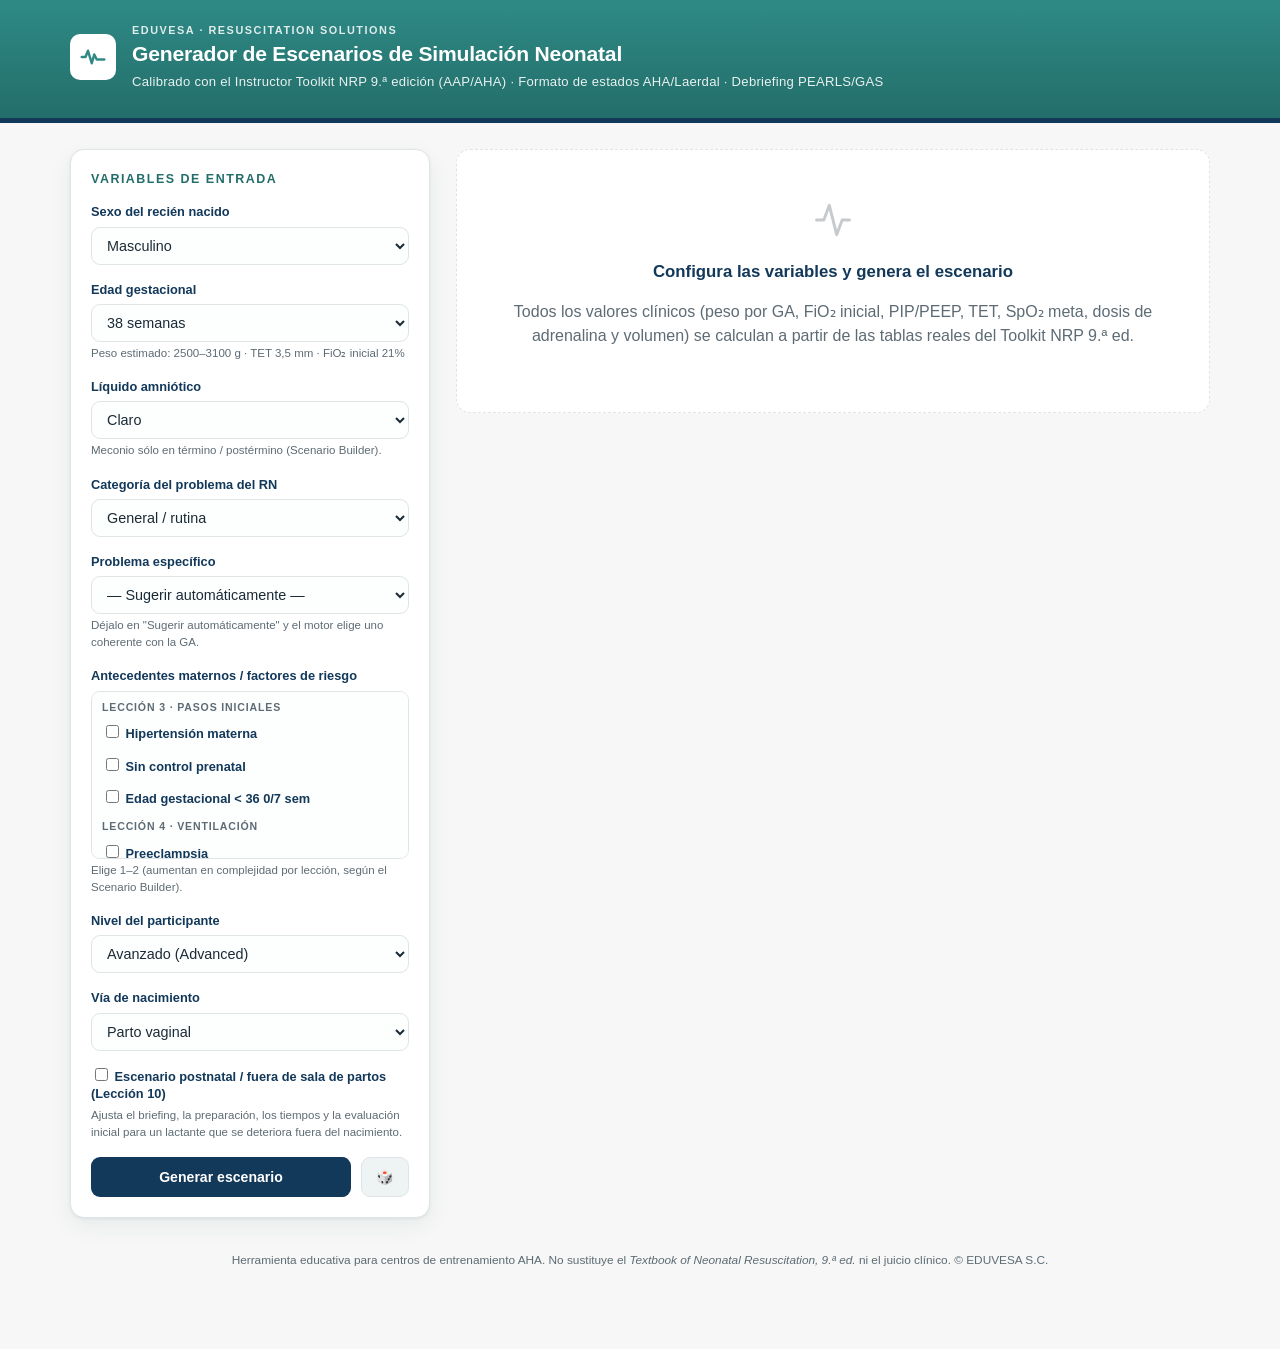
<file: generador-escenarios-nrp9.html>
<!DOCTYPE html>
<html lang="es">
<head>
<meta charset="UTF-8">
<meta name="viewport" content="width=device-width, initial-scale=1.0">
<title>Generador de Escenarios NRP 9.ª ed. · EDUVESA</title>
<style>
  :root{
    --navy:#12385a;        /* NRP navy headings */
    --navy-2:#0d2740;
    --teal:#2f8a86;        /* NRP teal band */
    --teal-dk:#236e6a;
    --paper:#f6f7f6;
    --card:#ffffff;
    --ink:#1b2b36;
    --muted:#5d6b74;
    --line:#dfe4e6;
    --crit:#c0392b;        /* HR<60 */
    --warn:#c67a1e;        /* HR 60-99 */
    --ok:#2e8b57;          /* HR>=100 */
    --accent:#0f6fa8;
    --shadow:0 1px 3px rgba(18,56,90,.08),0 8px 24px rgba(18,56,90,.06);
    --mono:ui-monospace,"SF Mono","Cascadia Code",Menlo,Consolas,monospace;
    --sans:-apple-system,BlinkMacSystemFont,"Segoe UI",Roboto,Helvetica,Arial,sans-serif;
  }
  *{box-sizing:border-box}
  html,body{margin:0;padding:0}
  body{font-family:var(--sans);background:var(--paper);color:var(--ink);line-height:1.5;-webkit-font-smoothing:antialiased}
  .wrap{max-width:1180px;margin:0 auto;padding:0 20px 80px}

  /* Header */
  header.app{background:linear-gradient(180deg,var(--teal),var(--teal-dk));color:#fff;padding:22px 0 26px;border-bottom:5px solid var(--navy)}
  header.app .wrap{padding-bottom:0}
  .brandrow{display:flex;align-items:center;gap:16px;flex-wrap:wrap}
  .mark{width:46px;height:46px;border-radius:10px;background:#fff;display:grid;place-items:center;flex:none}
  .mark svg{width:30px;height:30px}
  .brandrow h1{font-size:1.32rem;margin:0;letter-spacing:-.01em;font-weight:700}
  .brandrow .sub{font-size:.82rem;opacity:.9;margin-top:2px;letter-spacing:.02em}
  .eyebrow{text-transform:uppercase;letter-spacing:.14em;font-size:.68rem;font-weight:700;opacity:.85}

  /* Layout */
  .grid{display:grid;grid-template-columns:360px 1fr;gap:26px;margin-top:26px}
  @media(max-width:900px){.grid{grid-template-columns:1fr}}

  /* Form panel */
  .panel{background:var(--card);border:1px solid var(--line);border-radius:14px;box-shadow:var(--shadow);padding:20px}
  .panel h2{font-size:.78rem;text-transform:uppercase;letter-spacing:.12em;color:var(--teal-dk);margin:0 0 14px;font-weight:800}
  .field{margin-bottom:15px}
  .field label{display:block;font-size:.8rem;font-weight:600;color:var(--navy);margin-bottom:5px}
  .field .hint{font-size:.72rem;color:var(--muted);margin-top:3px}
  .chkfield{display:flex;align-items:flex-start;gap:8px;font-size:.82rem;font-weight:600;color:var(--navy);cursor:pointer;line-height:1.35}
  .chkfield input{margin-top:2px;accent-color:var(--teal);flex:none}
  select,input[type=text]{width:100%;padding:9px 11px;border:1px solid var(--line);border-radius:9px;font-size:.9rem;font-family:var(--sans);background:#fdfefe;color:var(--ink)}
  select:focus,input:focus{outline:2px solid var(--teal);outline-offset:1px;border-color:var(--teal)}
  .riskbox{border:1px solid var(--line);border-radius:9px;max-height:168px;overflow:auto;padding:6px 8px;background:#fdfefe}
  .riskgrp{font-size:.66rem;text-transform:uppercase;letter-spacing:.08em;color:var(--muted);font-weight:700;margin:8px 2px 4px}
  .riskgrp:first-child{margin-top:2px}
  .chk{display:flex;align-items:flex-start;gap:7px;padding:3px 2px;font-size:.8rem;cursor:pointer}
  .chk input{margin-top:3px;flex:none;accent-color:var(--teal)}
  .btnrow{display:flex;gap:10px;margin-top:6px}
  button{font-family:var(--sans);cursor:pointer;border:none;border-radius:9px;font-weight:700;font-size:.88rem;padding:11px 14px;transition:transform .04s ease,filter .15s ease}
  button:active{transform:translateY(1px)}
  .btn-primary{background:var(--navy);color:#fff;flex:1}
  .btn-primary:hover{filter:brightness(1.12)}
  .btn-ghost{background:#eef3f3;color:var(--navy-2);border:1px solid var(--line)}
  .btn-ghost:hover{background:#e4ecec}

  /* Output */
  #out{min-height:200px}
  .empty{background:var(--card);border:1px dashed var(--line);border-radius:14px;padding:48px 28px;text-align:center;color:var(--muted)}
  .empty svg{width:44px;height:44px;opacity:.35;margin-bottom:10px}
  .empty h3{color:var(--navy);margin:0 0 6px;font-size:1.05rem}

  .doc{background:var(--card);border:1px solid var(--line);border-radius:14px;box-shadow:var(--shadow);overflow:hidden}
  .doc-top{background:var(--navy);color:#fff;padding:18px 24px}
  .doc-top .kicker{font-size:.68rem;text-transform:uppercase;letter-spacing:.16em;opacity:.8;font-weight:700}
  .doc-top h2{margin:4px 0 2px;font-size:1.28rem;letter-spacing:-.01em}
  .doc-top .meta{font-size:.82rem;opacity:.9}
  .doc-body{padding:6px 24px 26px}

  section.blk{border-top:1px solid var(--line);padding:18px 0 6px}
  section.blk:first-child{border-top:none}
  section.blk > h3{font-size:.74rem;text-transform:uppercase;letter-spacing:.11em;color:var(--teal-dk);font-weight:800;margin:0 0 10px;display:flex;align-items:center;gap:8px}
  section.blk > h3 .n{background:var(--teal);color:#fff;width:20px;height:20px;border-radius:5px;display:inline-grid;place-items:center;font-size:.7rem;flex:none}
  .blk p{margin:0 0 9px;font-size:.9rem}
  .blk ul{margin:0 0 9px;padding-left:20px;font-size:.9rem}
  .blk li{margin-bottom:4px}
  .obj-tag{display:inline-block;font-size:.64rem;font-weight:700;text-transform:uppercase;letter-spacing:.05em;padding:1px 6px;border-radius:4px;margin-right:5px}
  .t-cog{background:#e7f0f7;color:#1a5b8a}.t-tec{background:#e8f4ef;color:#1f7a52}.t-crm{background:#f6efe4;color:#9a6a12}

  /* critical numbers */
  .nums{display:grid;grid-template-columns:repeat(auto-fill,minmax(150px,1fr));gap:10px}
  .num{border:1px solid var(--line);border-radius:10px;padding:10px 12px;background:#fbfdfd}
  .num .k{font-size:.66rem;text-transform:uppercase;letter-spacing:.05em;color:var(--muted);font-weight:700}
  .num .v{font-family:var(--mono);font-size:1.02rem;font-weight:700;color:var(--navy);margin-top:2px}
  .num .v small{font-family:var(--sans);font-weight:600;color:var(--muted);font-size:.72rem}

  /* trap callout */
  .trap{border-left:4px solid var(--warn);background:#fdf7ee;border-radius:0 9px 9px 0;padding:11px 14px;margin:4px 0 10px}
  .trap .lbl{font-size:.66rem;text-transform:uppercase;letter-spacing:.08em;color:#9a6a12;font-weight:800}
  .trap p{margin:3px 0 0;font-size:.88rem}

  /* state monitor cards */
  .states{display:flex;flex-direction:column;gap:14px}
  .state{border:1px solid var(--line);border-radius:12px;overflow:hidden;background:#fff}
  .state.alt{border-style:dashed;background:#fcfaf8}
  .st-head{display:flex;align-items:center;justify-content:space-between;gap:10px;padding:9px 14px;background:#f1f5f5;border-bottom:1px solid var(--line)}
  .st-head .ph{font-weight:800;font-size:.86rem;color:var(--navy);letter-spacing:.01em}
  .st-head .ph .step{display:inline-block;background:var(--navy);color:#fff;border-radius:5px;padding:1px 7px;font-size:.66rem;margin-right:8px;vertical-align:1px}
  .st-head .clock{font-family:var(--mono);font-size:.76rem;color:var(--muted)}
  .state.alt .st-head{background:#faf3ec}
  .state.alt .ph .step{background:var(--warn)}
  .monitor{display:flex;gap:8px;padding:12px 14px;flex-wrap:wrap;background:#0e1c24}
  .vs{flex:1;min-width:78px;background:#13252f;border-radius:8px;padding:8px 10px;border:1px solid #1e3540}
  .vs .lab{font-size:.6rem;text-transform:uppercase;letter-spacing:.09em;color:#7fa2b0;font-weight:700}
  .vs .val{font-family:var(--mono);font-size:1.28rem;font-weight:700;line-height:1.15;margin-top:1px}
  .vs .val small{font-size:.62rem;font-weight:600;color:#8fb0bd}
  .val.crit{color:#ff6b5e}.val.warn{color:#ffc14d}.val.ok{color:#57e08a}.val.neutral{color:#cfe6ef}
  .st-body{padding:11px 14px;display:grid;grid-template-columns:1fr 1fr;gap:12px}
  @media(max-width:620px){.st-body{grid-template-columns:1fr}}
  .st-body .cell .h{font-size:.64rem;text-transform:uppercase;letter-spacing:.07em;color:var(--muted);font-weight:800;margin-bottom:3px}
  .st-body .cell p{font-size:.84rem;margin:0}
  .st-full{grid-column:1/-1;border-top:1px dashed var(--line);padding-top:9px}
  .trigger{font-size:.8rem;color:var(--accent);font-weight:600}

  /* checklist */
  .ck{list-style:none;padding:0;margin:0}
  .ck li{display:flex;gap:9px;align-items:flex-start;padding:6px 0;border-bottom:1px solid #eef2f2;font-size:.87rem}
  .ck li:last-child{border-bottom:none}
  .ck .box{width:16px;height:16px;border:1.5px solid var(--teal);border-radius:4px;flex:none;margin-top:2px}
  .critflag{display:inline-block;font-size:.6rem;font-weight:800;text-transform:uppercase;letter-spacing:.04em;color:#fff;background:var(--crit);border-radius:4px;padding:1px 6px;margin-left:4px;vertical-align:1px}

  /* evaluation rubric */
  .evalcard{border:2px solid var(--navy);border-radius:12px;margin-top:16px;overflow:hidden}
  .eval-h{background:var(--navy);color:#fff;padding:12px 16px;display:flex;align-items:center;justify-content:space-between;gap:10px;flex-wrap:wrap}
  .eval-h .t{font-weight:800;font-size:.92rem;letter-spacing:.01em}
  .eval-h .sub{font-size:.72rem;opacity:.85}
  .eval-meta{display:grid;grid-template-columns:repeat(auto-fit,minmax(150px,1fr));gap:10px;padding:14px 16px;border-bottom:1px solid var(--line);background:#fbfdfd}
  .eval-meta label{display:block;font-size:.66rem;text-transform:uppercase;letter-spacing:.06em;color:var(--muted);font-weight:700;margin-bottom:3px}
  .eval-meta input{width:100%;padding:7px 9px;border:1px solid var(--line);border-radius:8px;font-size:.85rem;font-family:var(--sans)}
  .rubric{width:100%;border-collapse:collapse}
  .rubric th{background:#f1f5f5;font-size:.62rem;text-transform:uppercase;letter-spacing:.05em;color:var(--muted);padding:8px 10px;text-align:left;border-bottom:1px solid var(--line)}
  .rubric th.sc{text-align:center;width:74px}
  .rubric td{padding:9px 10px;border-bottom:1px solid #eef2f2;font-size:.84rem;vertical-align:top}
  .rubric td.sc{text-align:center}
  .rubric tr.gate td{background:#fef7f5}
  .rubric input[type=radio]{accent-color:var(--navy);width:16px;height:16px;cursor:pointer}
  .rubric .item .cf{display:inline-block;font-size:.58rem;font-weight:800;text-transform:uppercase;color:#fff;background:var(--crit);border-radius:3px;padding:0 5px;margin-left:5px;letter-spacing:.03em}
  .eval-extra{display:grid;grid-template-columns:1fr 1fr;gap:12px;padding:12px 16px;border-top:1px solid var(--line);background:#fbfdfd}
  @media(max-width:620px){.eval-extra{grid-template-columns:1fr}}
  .eval-extra .fld label{display:block;font-size:.66rem;text-transform:uppercase;letter-spacing:.05em;color:var(--muted);font-weight:700;margin-bottom:4px}
  .eval-extra select,.eval-extra input,.eval-extra textarea{width:100%;padding:7px 9px;border:1px solid var(--line);border-radius:8px;font-size:.84rem;font-family:var(--sans)}
  .eval-extra textarea{min-height:56px;resize:vertical}
  .score{display:flex;align-items:center;gap:16px;padding:16px;flex-wrap:wrap;border-top:2px solid var(--navy)}
  .score .big{font-family:var(--mono);font-size:2rem;font-weight:800;color:var(--navy);line-height:1}
  .score .big small{font-size:.9rem;color:var(--muted);font-weight:600}
  .verdict{font-weight:800;font-size:.95rem;padding:7px 14px;border-radius:9px}
  .verdict.ok{background:#e4f4ea;color:#1f7a4a;border:1px solid #b9e2c9}
  .verdict.no{background:#fbe7e4;color:#b0392b;border:1px solid #f0c2ba}
  .verdict.gatefail{background:#f6efe4;color:#9a6a12;border:1px solid #ecd9b3}
  .score .note{font-size:.76rem;color:var(--muted);flex:1;min-width:180px}
  .eval-tools{display:flex;gap:8px;padding:0 16px 16px;flex-wrap:wrap}
  .cert-cta{background:var(--teal);color:#fff;border:none;border-radius:9px;font-weight:800;font-size:.82rem;padding:9px 14px;cursor:pointer;margin-left:auto}
  .cert-cta:hover{filter:brightness(1.08)}

  /* ===== Constancia (certificado) ===== */
  #certView{position:fixed;inset:0;z-index:999;background:rgba(9,20,28,.72);display:flex;flex-direction:column;align-items:center;padding:24px 16px;overflow:auto}
  .cert-actions{display:flex;gap:10px;margin-bottom:16px}
  .cert-actions button{border:none;border-radius:9px;font-weight:700;font-size:.86rem;padding:10px 16px;cursor:pointer}
  .cert-actions .p{background:var(--navy);color:#fff}
  .cert-actions .p2{background:var(--teal);color:#fff}
  .cert-actions .c{background:#e7edee;color:var(--navy-2)}
  .cert-hint{width:min(920px,100%);margin:-6px auto 14px;font-size:.76rem;color:#eaf0f2;background:rgba(18,56,90,.6);border:1px solid rgba(255,255,255,.15);border-radius:8px;padding:10px 14px;line-height:1.5}
  .cert-hint b{color:#fff}
  .cert{width:min(920px,100%);background:#fff;border-radius:8px;box-shadow:0 20px 60px rgba(0,0,0,.4);position:relative;overflow:hidden}
  .cert-frame{margin:14px;border:2px solid var(--teal);border-radius:6px;padding:40px 46px 34px;position:relative}
  .cert-frame::before{content:"";position:absolute;inset:6px;border:1px solid #cfe0df;border-radius:4px;pointer-events:none}
  .cert-band{height:8px;background:linear-gradient(90deg,var(--teal),var(--navy))}
  .cert-brand{display:flex;align-items:center;gap:12px;justify-content:center;margin-bottom:6px}
  .cert-brand .m{width:40px;height:40px;border-radius:9px;background:var(--teal);display:grid;place-items:center}
  .cert-brand .m svg{width:26px;height:26px}
  .cert-brand .bt{text-align:left}
  .cert-brand .bt .b1{font-weight:800;color:var(--navy);font-size:1.02rem;letter-spacing:.01em;line-height:1.1}
  .cert-brand .bt .b2{font-size:.66rem;text-transform:uppercase;letter-spacing:.14em;color:var(--teal-dk);font-weight:700}
  .cert h1{text-align:center;font-size:1.5rem;color:var(--navy);margin:16px 0 2px;letter-spacing:.01em}
  .cert .kick{text-align:center;font-size:.7rem;text-transform:uppercase;letter-spacing:.2em;color:var(--muted);font-weight:700}
  .cert .lead{text-align:center;color:var(--ink);font-size:.9rem;margin:16px 0 6px}
  .cert .name{text-align:center;font-size:1.6rem;font-weight:800;color:var(--teal-dk);margin:6px 0;border-bottom:1.5px solid var(--line);padding-bottom:8px;display:inline-block;min-width:60%}
  .cert .namewrap{text-align:center}
  .cert .body{text-align:center;color:var(--ink);font-size:.92rem;line-height:1.6;max-width:640px;margin:14px auto 0}
  .cert .body b{color:var(--navy)}
  .cert .scorebadge{display:inline-block;background:#e4f4ea;color:#1f7a4a;border:1px solid #b9e2c9;border-radius:20px;padding:3px 14px;font-weight:800;font-size:.92rem;margin:2px 0}
  .cert-sign{display:flex;justify-content:space-between;gap:24px;margin-top:34px;flex-wrap:wrap}
  .cert-sign .sig{flex:1;min-width:180px;text-align:center}
  .cert-sign .line{border-top:1.4px solid var(--ink);margin:0 10px 5px;padding-top:5px}
  .cert-sign .who{font-size:.82rem;font-weight:700;color:var(--navy)}
  .cert-sign .role{font-size:.68rem;color:var(--muted);text-transform:uppercase;letter-spacing:.06em}
  .cert-foot{display:flex;justify-content:space-between;align-items:center;margin-top:26px;font-size:.66rem;color:var(--muted);flex-wrap:wrap;gap:6px}
  .cert-bottom{display:flex;justify-content:space-between;align-items:center;gap:16px;margin-top:26px;flex-wrap:wrap}
  .cert-verify{display:flex;align-items:center;gap:12px}
  .cert-verify .qr{border:1px solid var(--line);border-radius:8px;padding:5px;background:#fff;line-height:0}
  .cert-verify .qr svg{display:block}
  .cert-verify .vtxt{font-size:.66rem;color:var(--muted);line-height:1.4}
  .cert-verify .vtxt b{color:var(--navy);font-size:.72rem}
  .cert-seal{width:92px;height:92px;border-radius:50%;border:2px solid var(--teal);color:var(--teal-dk);display:grid;place-items:center;text-align:center;font-size:.54rem;font-weight:800;text-transform:uppercase;letter-spacing:.05em;transform:rotate(-8deg);opacity:.92;line-height:1.25;background:radial-gradient(circle,#f3faf9,#eaf5f4);flex:none}

  /* ===== Live simulation monitor ===== */
  .sim{margin-top:16px;border:2px solid #0e1c24;border-radius:14px;overflow:hidden;background:#0b171e}
  .sim-top{display:flex;align-items:center;justify-content:space-between;gap:10px;padding:10px 14px;background:#0e1c24;border-bottom:1px solid #1e3540;flex-wrap:wrap}
  .sim-top .lbl{color:#8fb0bd;font-size:.7rem;text-transform:uppercase;letter-spacing:.1em;font-weight:800}
  .sim-top .algo{color:#cfe6ef;font-size:.82rem;font-weight:600}
  .sim-top .x{background:#1e3540;color:#cfe6ef;border-radius:7px;padding:5px 10px;font-size:.78rem;cursor:pointer;border:none}
  .sim-grid{display:grid;grid-template-columns:1.35fr 1fr;gap:0}
  @media(max-width:720px){.sim-grid{grid-template-columns:1fr}}
  .scope{position:relative;background:#06121a;border-right:1px solid #14262f}
  @media(max-width:720px){.scope{border-right:none;border-bottom:1px solid #14262f}}
  .scope canvas{display:block;width:100%;height:190px}
  .scope .clk{position:absolute;top:10px;left:14px;font-family:var(--mono);font-size:1.5rem;font-weight:700;color:#cfe6ef;letter-spacing:.02em}
  .scope .clk small{font-size:.6rem;color:#6f93a1;display:block;letter-spacing:.1em;text-transform:uppercase}
  .scope .phase{position:absolute;bottom:10px;left:14px;right:14px;font-size:.78rem;color:#9fc0cd;font-weight:600}
  .vitals{display:grid;grid-template-rows:auto auto auto;gap:0}
  .vrow{padding:12px 16px;border-bottom:1px solid #14262f;display:flex;align-items:baseline;justify-content:space-between;gap:8px}
  .vrow:last-child{border-bottom:none}
  .vrow .vl{font-size:.62rem;text-transform:uppercase;letter-spacing:.08em;font-weight:800}
  .vrow .vl.hr{color:#57e08a}.vrow .vl.spo2{color:#7fd0ff}.vrow .vl.etc{color:#c9a2ff}
  .vrow .vv{font-family:var(--mono);font-size:2.4rem;font-weight:800;line-height:1}
  .vrow .vv small{font-size:.9rem;font-weight:600}
  .vrow.small .vv{font-size:1rem;font-weight:600;text-align:right;max-width:60%}
  .vv.crit{color:#ff6b5e}.vv.warn{color:#ffc14d}.vv.ok{color:#57e08a}.vv.spo2c{color:#7fd0ff}.vv.neutral{color:#cfe6ef}
  .metachip{font-size:.6rem;background:#14262f;color:#8fb0bd;border-radius:20px;padding:2px 8px;font-family:var(--sans);font-weight:700;margin-left:6px;vertical-align:3px}
  .sim-ctrl{display:flex;align-items:center;gap:8px;padding:12px 14px;background:#0e1c24;border-top:1px solid #1e3540;flex-wrap:wrap}
  .sim-ctrl button{border:none;border-radius:8px;font-weight:700;font-size:.82rem;padding:8px 12px;cursor:pointer}
  .sc-play{background:#2e8b57;color:#fff}.sc-pause{background:#c67a1e;color:#fff}
  .sc-nav{background:#1e3540;color:#cfe6ef}.sc-nav:disabled{opacity:.4;cursor:not-allowed}
  .sc-reset{background:#3a2020;color:#ff9c8f}
  .sim-ctrl .pos{color:#8fb0bd;font-size:.76rem;font-family:var(--mono);margin:0 4px}
  .sim-ctrl .auto{color:#9fc0cd;font-size:.74rem;display:flex;align-items:center;gap:5px;margin-left:auto}
  .sim-ctrl .auto input{accent-color:#2e8b57}
  .sim-action{padding:11px 16px;background:#0b171e;border-top:1px solid #14262f}
  .sim-action .h{font-size:.6rem;text-transform:uppercase;letter-spacing:.08em;color:#6f93a1;font-weight:800}
  .sim-action .a{color:#cfe6ef;font-size:.86rem;margin-top:3px}
  .sim-action .trg{color:#7fd0ff;font-size:.8rem;margin-top:5px;font-weight:600}
  .m2-ctrl{display:flex;align-items:center;gap:10px;padding:10px 14px;background:#0e1c24;border-top:1px solid #1e3540;flex-wrap:wrap}
  .m2-ctrl .m2-lbl{color:#8fb0bd;font-size:.7rem;text-transform:uppercase;letter-spacing:.08em;font-weight:800}
  .m2-ctrl select{background:#13252f;color:#cfe6ef;border:1px solid #1e3540;border-radius:7px;padding:6px 9px;font-size:.8rem;font-family:var(--sans)}
  .m2-ctrl .m2-delta{display:inline-flex;align-items:center;gap:7px;color:#9fc0cd;font-size:.76rem}
  .m2-ctrl .m2-delta b{color:#7fd0ff}
  .m2-ctrl input[type=range]{accent-color:#7fd0ff}
  .m2-grid{border-top:1px solid #14262f}
  .m2-grid .scope canvas{height:150px}
  .scope .clk2{position:absolute;top:10px;left:14px;font-size:.72rem;color:#9fc0cd;font-weight:700}
  .m2-banner{padding:9px 14px;font-size:.8rem;font-weight:700;text-align:center;border-top:1px solid #14262f}
  .m2-banner.crit{background:#3a1714;color:#ff9c8f}
  .m2-banner.warn{background:#3a2f14;color:#ffd98a}
  .m2-banner.ok{background:#123322;color:#8fe3b0}
  /* metrónomos */
  .mets{display:grid;grid-template-columns:1fr 1fr;gap:0;background:#0b171e;border-top:1px solid #14262f}
  @media(max-width:620px){.mets{grid-template-columns:1fr}}
  .met{padding:12px 14px;border-right:1px solid #14262f}
  .met:last-child{border-right:none}
  .met.req{background:#1b1410;box-shadow:inset 3px 0 0 #c67a1e}
  .met .mh{font-size:.74rem;font-weight:800;color:#cfe6ef;margin-bottom:8px}
  .met .mrow{display:flex;align-items:center;gap:10px;flex-wrap:wrap}
  .met .mbtn{background:#2e8b57;color:#fff;border:none;border-radius:8px;width:38px;height:38px;font-size:1rem;cursor:pointer;flex:none}
  .met .mbtn.on{background:#c67a1e}
  .met .mrate{color:#9fc0cd;font-size:.76rem}
  .met .mrate b{color:#7fd0ff}
  .met input[type=range]{accent-color:#57e08a;flex:1;min-width:80px}
  .met .mbeat{font-family:var(--mono);font-weight:800;font-size:1rem;color:#57e08a;min-width:62px;text-align:center;background:#13252f;border:1px solid #1e3540;border-radius:7px;padding:6px 4px}
  .met .mbeat.flash{animation:metflash .18s ease}
  @keyframes metflash{0%{background:#2e8b57;color:#fff;transform:scale(1.08)}100%{background:#13252f;color:#57e08a;transform:scale(1)}}
  .met .mhint{font-size:.68rem;color:#6f93a1;margin-top:7px}

  /* debrief */
  .gas{display:flex;flex-direction:column;gap:12px}
  .gphase{border:1px solid var(--line);border-radius:10px;padding:12px 14px}
  .gphase .gh{font-size:.72rem;font-weight:800;text-transform:uppercase;letter-spacing:.08em;margin:0 0 7px;display:flex;align-items:center;gap:8px}
  .gphase .gh .pill{background:var(--teal);color:#fff;border-radius:20px;padding:2px 9px;font-size:.62rem;letter-spacing:.05em}
  .gphase.analyze .gh .pill{background:var(--accent)}
  .gphase.summ .gh .pill{background:var(--ok)}
  .ai-q{font-style:italic;color:var(--navy-2)}
  .ai-q b{font-style:normal;color:var(--teal-dk)}

  .refs{font-size:.78rem;color:var(--muted)}
  .refs li{margin-bottom:3px}

  .toolbar{display:flex;gap:10px;flex-wrap:wrap;padding:14px 24px;background:#f1f5f5;border-top:1px solid var(--line)}
  .toolbar .spacer{flex:1}
  .ai-note{font-size:.72rem;color:var(--muted);padding:0 24px 14px}
  .ai-block{margin-top:10px;border-left:3px solid var(--accent);background:#f2f8fc;border-radius:0 8px 8px 0;padding:11px 14px;font-size:.86rem;white-space:pre-wrap}
  .ai-block .aih{font-size:.66rem;text-transform:uppercase;letter-spacing:.08em;color:var(--accent);font-weight:800;margin-bottom:5px}
  .spin{display:inline-block;width:13px;height:13px;border:2px solid #fff;border-top-color:transparent;border-radius:50%;animation:sp .7s linear infinite;vertical-align:-2px;margin-right:6px}
  @keyframes sp{to{transform:rotate(360deg)}}

  footer.app{text-align:center;color:var(--muted);font-size:.74rem;margin-top:34px}

  /* Print */
  @media print{
    header.app,.panel,.toolbar,.ai-note,.eval-tools,footer.app{display:none!important}
    /* Cuando la constancia está abierta, imprimir SOLO la constancia */
    body.cert-open .wrap,body.cert-open header.app{display:none!important}
    body.cert-open #certView{position:static;inset:auto;background:#fff;padding:0;display:block}
    body.cert-open .cert-actions{display:none!important}
    body.cert-open .cert{box-shadow:none;width:100%;border-radius:0}
    .evalcard{break-inside:avoid}
    body{background:#fff}
    .grid{display:block;margin:0}
    .doc{box-shadow:none;border:none}
    .monitor{background:#0e1c24!important;-webkit-print-color-adjust:exact;print-color-adjust:exact}
    .doc-top,.st-head,.obj-tag,.trap,.ai-block{-webkit-print-color-adjust:exact;print-color-adjust:exact}
    section.blk,.state{break-inside:avoid}
    .wrap{padding:0}
  }
</style>
</head>
<body>
<header class="app">
  <div class="wrap">
    <div class="brandrow">
      <div class="mark" aria-hidden="true">
        <svg viewBox="0 0 24 24" fill="none" stroke="#2f8a86" stroke-width="2" stroke-linecap="round" stroke-linejoin="round">
          <path d="M3 12h3l2-5 3 10 2-7 2 4h6"/>
        </svg>
      </div>
      <div>
        <div class="eyebrow">EDUVESA · Resuscitation Solutions</div>
        <h1>Generador de Escenarios de Simulación Neonatal</h1>
        <div class="sub">Calibrado con el Instructor Toolkit NRP 9.ª edición (AAP/AHA) · Formato de estados AHA/Laerdal · Debriefing PEARLS/GAS</div>
      </div>
    </div>
  </div>
</header>

<div class="wrap">
  <div class="grid">
    <!-- ===== FORM ===== -->
    <form class="panel" id="form" onsubmit="return false;">
      <h2>Variables de entrada</h2>

      <div class="field">
        <label for="sexo">Sexo del recién nacido</label>
        <select id="sexo">
          <option>Masculino</option>
          <option>Femenino</option>
          <option>Indeterminado (ambiguo)</option>
        </select>
      </div>

      <div class="field">
        <label for="ga">Edad gestacional</label>
        <select id="ga"></select>
        <div class="hint" id="pesoHint"></div>
      </div>

      <div class="field">
        <label for="fluido">Líquido amniótico</label>
        <select id="fluido">
          <option value="claro">Claro</option>
          <option value="meconial-fluido">Meconial fluido</option>
          <option value="meconial-espeso">Meconial espeso</option>
          <option value="tenido">Teñido / sanguinolento</option>
          <option value="oligo">Oligohidramnios</option>
          <option value="poli">Polihidramnios</option>
        </select>
        <div class="hint">Meconio sólo en término / postérmino (Scenario Builder).</div>
      </div>

      <div class="field">
        <label>Categoría del problema del RN</label>
        <select id="categoria" onchange="poblarProblemas()">
          <option value="general">General / rutina</option>
          <option value="respiratorio">Respiratorio</option>
          <option value="genetico">Genético / dismórfico</option>
          <option value="cardiaco">Cardiaco</option>
        </select>
      </div>

      <div class="field">
        <label for="problema">Problema específico</label>
        <select id="problema"></select>
        <div class="hint">Déjalo en "Sugerir automáticamente" y el motor elige uno coherente con la GA.</div>
      </div>

      <div class="field">
        <label>Antecedentes maternos / factores de riesgo</label>
        <div class="riskbox" id="riskbox"></div>
        <div class="hint">Elige 1–2 (aumentan en complejidad por lección, según el Scenario Builder).</div>
      </div>

      <div class="field">
        <label for="nivel">Nivel del participante</label>
        <select id="nivel">
          <option value="basico">Básico (Essentials)</option>
          <option value="intermedio">Intermedio</option>
          <option value="avanzado" selected>Avanzado (Advanced)</option>
        </select>
      </div>

      <div class="field">
        <label for="parto">Vía de nacimiento</label>
        <select id="parto">
          <option>Parto vaginal</option>
          <option>Cesárea</option>
          <option>Cesárea de urgencia con anestesia general</option>
        </select>
      </div>

      <div class="field">
        <label class="chkfield"><input type="checkbox" id="postnatal"> Escenario postnatal / fuera de sala de partos (Lección 10)</label>
        <div class="hint">Ajusta el briefing, la preparación, los tiempos y la evaluación inicial para un lactante que se deteriora fuera del nacimiento.</div>
      </div>

      <div class="btnrow">
        <button class="btn-primary" type="button" onclick="generar()">Generar escenario</button>
        <button class="btn-ghost" type="button" onclick="aleatorio()" title="Randomizar entradas">🎲</button>
      </div>
    </form>

    <!-- ===== OUTPUT ===== -->
    <div id="out">
      <div class="empty">
        <svg viewBox="0 0 24 24" fill="none" stroke="currentColor" stroke-width="1.6" stroke-linecap="round" stroke-linejoin="round"><path d="M3 12h4l3-8 4 16 3-8h4"/></svg>
        <h3>Configura las variables y genera el escenario</h3>
        <p>Todos los valores clínicos (peso por GA, FiO₂ inicial, PIP/PEEP, TET, SpO₂ meta, dosis de adrenalina y volumen) se calculan a partir de las tablas reales del Toolkit NRP 9.ª ed.</p>
      </div>
    </div>
  </div>
  <footer class="app">Herramienta educativa para centros de entrenamiento AHA. No sustituye el <em>Textbook of Neonatal Resuscitation, 9.ª ed.</em> ni el juicio clínico. © EDUVESA S.C.</footer>
</div>

<script>
/* ============================================================
   DATOS NRP 9.ª ed. (extraídos del Instructor Toolkit subido)
   ============================================================ */

// Peso aproximado por edad gestacional (Scenario Builder, p.1)
const GA_BANDS = [
  {min:23,max:24,peso:"500–600 g",kg:0.55},
  {min:25,max:26,peso:"700–800 g",kg:0.75},
  {min:27,max:29,peso:"900–1000 g",kg:0.95},
  {min:30,max:32,peso:"1100–1400 g",kg:1.25},
  {min:33,max:34,peso:"1500–1800 g",kg:1.65},
  {min:35,max:37,peso:"1900–2400 g",kg:2.15},
  {min:38,max:40,peso:"2500–3100 g",kg:2.8},
  {min:41,max:43,peso:"3200–4200 g",kg:3.7},
];

// Tabla de SpO2 preductal meta — 9.ª ed. inicia a los 2 min
const SPO2_META = [
  {min:2,r:"65–70%"},{min:3,r:"70–75%"},{min:4,r:"75–80%"},
  {min:5,r:"80–85%"},{min:10,r:"85–95%"}
];
function metaSpo2(min){
  let best=SPO2_META[0];
  for(const row of SPO2_META){ if(min>=row.min) best=row; }
  return best.r;
}

// FiO2 inicial por GA (9.ª ed.)
function fio2Inicial(ga){
  if(ga>=35) return "21%";
  if(ga>=32) return "21–30%";
  return "≥30%";
}
// PIP inicial (sugerido 25 cmH2O; rango por GA) + PEEP
function pipRango(ga){ return ga>=32 ? "25 cmH₂O (rango 25–30)" : "25 cmH₂O (rango 20–25)"; }
function presionMax(ga){ return ga>=37 ? "40 cmH₂O" : (ga<32? "30 cmH₂O":"40 cmH₂O (30 si <32 sem)"); }

// Tamaño de TET (9.ª ed.) por peso/GA
function tet(kg,ga){
  if(kg<0.8) return {tubo:"2,5 mm (2,0 opcional)",hoja:"0 (00 opcional)"};
  if(kg<=1.2) return {tubo:"2,5 mm",hoja:"0"};
  if(kg<=2.2) return {tubo:"3,0 mm",hoja:ga<34?"0":"0–1"};
  return {tubo:"3,5 mm",hoja:"1"};
}

// Dosis calculadas (adrenalina 0,1 mg/mL)
function dosis(kg){
  const ivMg=(0.02*kg), ivMl=(0.2*kg);
  const etMg=(0.1*kg),  etMl=(1.0*kg);
  const vol =(10*kg);
  const f=n=>Math.round(n*100)/100;
  return {
    ivMg:f(ivMg), ivMl:f(ivMl),
    etMg:f(etMg), etMl:f(etMl),
    vol:Math.round(vol)
  };
}

// Factores de riesgo por lección/complejidad (Scenario Builder, p.2)
const RIESGOS = {
  "Lección 3 · Pasos iniciales":[
    "Hipertensión materna","Sin control prenatal","Edad gestacional < 36 0/7 sem"
  ],
  "Lección 4 · Ventilación":[
    "Preeclampsia","Terapia materna con sulfato de magnesio","Restricción del crecimiento intrauterino (RCIU)","Líquido meconial"
  ],
  "Lección 5 · Intubación":[
    "Patrón categoría III de FCF","Madre febril, feto taquicárdico","Presentación pélvica u otra anormal"
  ],
  "Lección 6 · Compresiones":[
    "Convulsiones maternas (eclampsia)","Extracción por vacío fallida","Bradicardia fetal"
  ],
  "Lección 7 · Medicación / volumen":[
    "Cesárea de urgencia + anestesia general","Cordón prolapsado o circular apretado","Sangrado vaginal abundante","Hemorragia fetomaterna","Vasa previa sangrante","Desprendimiento / laceración placentaria"
  ]
};

/* ============================================================
   BANCO DE PROBLEMAS (fisiopatología + trampa + vía del algoritmo)
   endpoint: pasosIniciales | cpap | vpp | mrsopa | obstruido |
             intubacion | compresiones | medicacion | reconoceCC
   ============================================================ */
const PROBLEMAS = {
  general:[
    {id:"auto",label:"— Sugerir automáticamente —"},
    {id:"termino_normal",label:"RN de término sin problemas aparentes",endpoint:"rutina",gaMin:37,gaMax:41,
      fisio:"Recién nacido de término vigoroso: llora, buen tono y respiración espontánea; transición cardiopulmonar normal.",
      trampa:"El reto es NO sobre-intervenir: permanece piel con piel con la madre, pasos iniciales con ella y evaluación continua; evitar succión de rutina y separación innecesaria.",
      obj:["Reconocer al RN vigoroso que permanece con su madre","Realizar los pasos iniciales con la madre (calor, secado, posición)","Evitar intervenciones innecesarias y favorecer el contacto piel con piel"]},
    {id:"bajo_peso",label:"RN de bajo peso (pequeño para la edad gestacional)",endpoint:"rutina",gaMin:35,gaMax:41,
      fisio:"RN de bajo peso/PEG: mayor relación superficie-masa con riesgo de hipotermia e hipoglucemia; suele estar vigoroso pero requiere vigilancia estrecha.",
      trampa:"Reforzar la termorregulación y vigilar la glucemia con alimentación temprana; no confundir el bajo peso con una indicación automática de reanimación.",
      obj:["Aplicar estrategias de termorregulación en el RN de bajo peso","Vigilar signos de hipoglucemia e iniciar alimentación temprana","Distinguir bajo peso de indicación de reanimación"]},
    {id:"hipertrofico",label:"RN hipertrófico / macrosómico (hijo de madre diabética)",endpoint:"rutina",gaMin:37,gaMax:42,
      fisio:"RN grande para la edad gestacional/macrosómico: riesgo de distocia de hombros, trauma al nacimiento (clavícula, plexo braquial) e hipoglucemia por hiperinsulinismo.",
      trampa:"Anticipar distocia de hombros y lesión obstétrica, y vigilar hipoglucemia; tras un parto difícil puede requerir pasos iniciales y, ocasionalmente, escalar a VPP.",
      obj:["Anticipar distocia de hombros y trauma obstétrico","Vigilar hipoglucemia en el hijo de madre diabética","Estar preparado para escalar a VPP si el parto fue traumático"]}
  ],
  respiratorio:[
    {id:"auto",label:"— Sugerir automáticamente —"},
    {id:"ttn",label:"Taquipnea transitoria del RN",endpoint:"cpap",gaMin:34,
      fisio:"Retraso en la reabsorción del líquido pulmonar fetal; distrés leve con taquipnea, quejido y retracciones que resuelve en horas.",
      trampa:"El RN respira y tiene FC >100; la tentación es intubar. La respuesta correcta es CPAP y O₂ titulado a la SpO₂ meta, no VPP.",
      obj:["Reconocer distrés respiratorio que amerita CPAP, no VPP","Iniciar CPAP a 5 cmH₂O y titular O₂ por SpO₂","Colocar sonda orogástrica si continúa CPAP"]},
    {id:"sdr",label:"SDR / déficit de surfactante",endpoint:"vpp",gaMin:24,gaMax:34,
      fisio:"Déficit de surfactante en el pretérmino: colapso alveolar, baja distensibilidad, quejido, retracciones e hipoxemia progresiva.",
      trampa:"Pretérmino: no sobreoxigenar. FiO₂ inicial ≥30% (<32 sem) y titular a la SpO₂ meta, más termorregulación con bolsa de polietileno.",
      obj:["Aplicar estrategias de termorregulación del pretérmino","Iniciar VPP/CPAP con FiO₂ apropiada por GA","Considerar surfactante y traslado a UCIN"]},
    {id:"meconio",label:"Aspiración de meconio / vía aérea obstruida",endpoint:"obstruido",gaMin:37,fluido:true,
      fisio:"RN no vigoroso con meconio espeso: obstrucción de la vía aérea que impide movimiento torácico pese a VPP y presión máxima.",
      trampa:"Sin movimiento torácico tras intubar y llegar a presión máxima → sospechar obstrucción y aspirar la tráquea con aspirador de meconio, no seguir subiendo presión.",
      obj:["Reconocer la vía aérea obstruida","Usar aspirador traqueal para despejar la tráquea","Reanudar VPP efectiva tras la aspiración"]},
    {id:"neumotorax",label:"Neumotórax a tensión",endpoint:"compresiones",gaMin:34,
      fisio:"Escape aéreo con colapso pulmonar: ruidos respiratorios asimétricos, deterioro súbito y FC que no mejora pese a VPP que mueve el tórax.",
      trampa:"Si la FC persiste <60 con VPP efectiva y compresiones, considerar neumotórax (transiluminación) e hipovolemia antes de repetir ciclos ciegamente.",
      obj:["Interpretar deterioro pese a ventilación efectiva","Considerar neumotórax/hipovolemia en FC persistentemente baja","Coordinar CRM en el evento crítico"]},
    {id:"hipoplasia",label:"Hipoplasia pulmonar (oligohidramnios)",endpoint:"intubacion",gaMin:34,
      fisio:"Pulmones hipoplásicos (secuencia de oligohidramnios): muy baja distensibilidad, requiere presiones altas y responde de forma limitada.",
      trampa:"Baja distensibilidad no es sinónimo de mala técnica: verificar sello y posición antes de escalar; el pronóstico depende del grado de hipoplasia.",
      obj:["Optimizar VPP y considerar vía aérea alterna","Reconocer limitación fisiológica de la respuesta","Comunicar plan de cuidados con la familia"]}
  ],
  genetico:[
    {id:"auto",label:"— Sugerir automáticamente —"},
    {id:"coanas",label:"Atresia de coanas bilateral",endpoint:"pasosIniciales",gaMin:36,
      fisio:"Obstrucción nasal ósea/membranosa: el RN es respirador nasal obligado → cianosis en reposo que mejora al llorar (boca abierta).",
      trampa:"Rosado al llorar, azul en reposo: la clave no es más O₂ sino permeabilizar la vía oral (cánula orofaríngea/estimular llanto).",
      obj:["Reconocer patrón cianosis-en-reposo/rosado-al-llorar","Establecer vía aérea oral","Anticipar valoración por otorrinolaringología"]},
    {id:"cdh",label:"Hernia diafragmática congénita",endpoint:"intubacion",gaMin:34,
      fisio:"Vísceras abdominales en el tórax: abdomen excavado, ruidos intestinales torácicos, hipoplasia pulmonar y dificultad respiratoria grave.",
      trampa:"Evitar VPP con bolsa-mascarilla (distiende el intestino y empeora): intubar precozmente y colocar sonda orogástrica a descompresión.",
      obj:["Reconocer signos de HDC (abdomen escafoides)","Intubar y colocar SOG evitando ventilación con mascarilla prolongada","Coordinar traslado a centro quirúrgico"]},
    {id:"pierrerobin",label:"Secuencia de Pierre Robin",endpoint:"mrsopa",gaMin:34,
      fisio:"Micrognatia + glosoptosis + hendidura palatina: obstrucción de vía aérea alta por caída de la lengua.",
      trampa:"La VPP con mascarilla puede fallar por la anatomía: posición prona/lateral, cánula nasofaríngea o mascarilla laríngea como rescate.",
      obj:["Reconocer vía aérea difícil por micrognatia","Aplicar maniobras posicionales y considerar mascarilla laríngea","Priorizar los pasos MR SOPA más útiles"]},
    {id:"higroma",label:"Higroma quístico / masa cervical",endpoint:"intubacion",gaMin:34,
      fisio:"Masa cervical que distorsiona y comprime la vía aérea: intubación difícil anticipada, posible necesidad de vía aérea avanzada.",
      trampa:"Anticipar la vía aérea difícil desde el briefing: equipo y experto disponibles antes del nacimiento (estrategia tipo EXIT si aplica).",
      obj:["Anticipar y planear la vía aérea difícil","Coordinar personal experto y equipo alterno","Aplicar habilidades conductuales clave del NRP"]},
    {id:"higroma_turner",label:"Higroma quístico con obstrucción mecánica (síndrome de Turner)",endpoint:"intubacion",gaMin:36,
      fisio:"RN de término con masa cística cervical que comprime la tráquea, polihidramnios y síndrome de Turner: obstrucción mecánica de la vía aérea al nacer; considerar coartación de aorta y anomalías renales asociadas (Laerdal Scenario Cloud, act. 2020).",
      trampa:"La ventilación con mascarilla falla por compresión mecánica: tras los pasos correctivos MR SOPA, reconocer la obstrucción mecánica y colocar una vía aérea alterna (mascarilla laríngea o TET). Anticipar la vía aérea difícil en el briefing y vigilar signos de coartación (Turner).",
      obj:["Realizar un briefing pre-reanimación exhaustivo y delegar tareas","Aplicar MR SOPA y reconocer la obstrucción mecánica de la vía aérea","Colocar vía aérea alterna; considerar coartación/anomalías renales (Turner)"]},
    {id:"trisomia",label:"Sospecha de trisomía con hipotonía",endpoint:"vpp",gaMin:34,
      fisio:"Rasgos dismórficos e hipotonía marcada; posible cardiopatía asociada. Pobre esfuerzo respiratorio al nacer.",
      trampa:"No asumir mal pronóstico: reanimar según algoritmo y hallazgos; la hipotonía justifica pasos iniciales y VPP si apnea/FC<100.",
      obj:["Reanimar según el algoritmo pese a rasgos dismórficos","Reconocer hipotonía que requiere VPP","Comunicar hallazgos con sensibilidad a la familia"]},
    {id:"mmc",label:"Mielomeningocele (defecto del tubo neural) · Lección 10",endpoint:"defecto",gaMin:34,
      fisio:"Defecto abierto del tubo neural con saco neural expuesto en la línea media dorsal: riesgo de infección, pérdida de calor y lesión del tejido neural; suele estar vigoroso al nacer.",
      trampa:"La clave es la protección: decúbito prono/lateral, apósito estéril húmedo (SSN 0.9%) sobre el saco, precauciones libres de látex y termorregulación; evitar presión y ruptura del saco. La reanimación sigue el algoritmo estándar si se requiere.",
      obj:["Reconocer el mielomeningocele y sus riesgos (infección, hipotermia)","Proteger el saco (posición prona/lateral, apósito estéril húmedo, libre de látex)","Coordinar traslado a neurocirugía y mantener termorregulación"]},
    {id:"gastrosquisis",label:"Gastrosquisis (asas intestinales expuestas) · Lección 10",endpoint:"defecto",gaMin:34,
      fisio:"Defecto de la pared abdominal a la derecha del ombligo SIN saco, con asas intestinales expuestas: gran pérdida de calor y líquidos y riesgo de isquemia por acodamiento del mesenterio.",
      trampa:"Envolver las asas en bolsa intestinal estéril/plástico, posición en decúbito lateral derecho para preservar la perfusión, sonda orogástrica a descompresión, reposición de líquidos IV y termorregulación estricta.",
      obj:["Reconocer la gastrosquisis y su riesgo de pérdida térmica/hídrica","Proteger las asas (bolsa estéril, posición, evitar acodamiento del mesenterio)","Descomprimir con SOG, reponer líquidos IV y coordinar traslado quirúrgico"]},
    {id:"onfalocele",label:"Onfalocele (defecto con saco en el ombligo) · Lección 10",endpoint:"defecto",gaMin:34,
      fisio:"Herniación de vísceras abdominales cubiertas por un saco en la base del cordón: frecuente asociación con anomalías cardiacas, cromosómicas y síndrome de Beckwith-Wiedemann (hipoglucemia).",
      trampa:"Proteger el saco íntegro (apósito estéril/plástico) sin romperlo, sonda orogástrica a descompresión, y VIGILAR anomalías asociadas (cardiopatía ductus-dependiente) e hipoglucemia.",
      obj:["Reconocer el onfalocele y sus anomalías asociadas","Proteger el saco íntegro y descomprimir el estómago (SOG)","Vigilar hipoglucemia y cardiopatía; coordinar traslado"]},
    {id:"microtia",label:"Microtia (posible vía aérea difícil asociada) · Lección 10",endpoint:"defecto",gaMin:34,
      fisio:"Hipoplasia o ausencia del pabellón auricular: puede formar parte de un espectro craneofacial (microsomía hemifacial/Goldenhar) con posible micrognatia y vía aérea difícil.",
      trampa:"La microtia aislada rara vez requiere reanimación, pero obliga a examinar anomalías asociadas y ANTICIPAR una vía aérea difícil: preparar equipo de vía aérea alterna y personal experto si hay signos de compromiso.",
      obj:["Reconocer la microtia como posible marcador de anomalías craneofaciales","Anticipar y preparar una vía aérea difícil (equipo y experto)","Examinar anomalías asociadas y coordinar valoración especializada"]}
  ],
  cardiaco:[
    {id:"auto",label:"— Sugerir automáticamente —"},
    {id:"ductus",label:"Cardiopatía ductus-dependiente (TGA / atresia pulmonar)",endpoint:"reconoceCC",gaMin:36,
      fisio:"Mezcla inadecuada / flujo pulmonar dependiente del conducto: cianosis que NO mejora con O₂ pese a FC normal y ventilación efectiva.",
      trampa:"La SpO₂ se estanca en 70–85% con buena FC y tórax que se mueve: reconocer cardiopatía, evitar hiperoxia, iniciar prostaglandina E1 y trasladar; escalar O₂ no la corrige.",
      obj:["Diferenciar hipoxemia cardiaca de la respiratoria","Evitar hiperoxia y planear traslado / PGE1","Interpretar la saturación pre/postductal"]},
    {id:"hipoplasico",label:"Síndrome de corazón izquierdo hipoplásico",endpoint:"reconoceCC",gaMin:36,
      fisio:"Circulación sistémica dependiente del conducto: puede verse rosado al inicio y deteriorarse con perfusión sistémica pobre y pulsos débiles.",
      trampa:"El exceso de O₂ cierra el conducto y empeora la perfusión sistémica: mantener SpO₂ en meta, no maximizar O₂; PGE1 y traslado urgente.",
      obj:["Reconocer fisiología ductus-dependiente sistémica","Evitar hiperoxia; mantener SpO₂ en meta","Coordinar traslado a cardiología / cirugía"]},
    {id:"hlhs_pge1",label:"SVIH no diagnosticado (3 días) — prostaglandina E1",endpoint:"reconoceCC",gaMin:36,
      fisio:"Lactante de término de 3 días que se deteriora durante fototerapia por hiperbilirubinemia: síndrome de ventrículo izquierdo hipoplásico con cierre del conducto arterioso y colapso de la perfusión sistémica (reanimación fuera de la sala de partos, Lección 10; Laerdal Scenario Cloud v1.0).",
      trampa:"La SpO₂ no mejora con O₂ y hay hipoperfusión/pulsos débiles pese a FC adecuada: reconocer cardiopatía ductus-dependiente, obtener acceso vascular e iniciar prostaglandina E1 (alprostadil) con traslado. Evitar hiperoxia (cierra el conducto) y VIGILAR APNEA como efecto de la prostaglandina; la intubación es opcional.",
      obj:["Reconocer cardiopatía ductus-dependiente en el deterioro postnatal","Obtener acceso vascular e iniciar infusión de prostaglandina E1","Evitar hiperoxia y vigilar apnea por prostaglandina; coordinar traslado"]},
    {id:"cianosis",label:"Cianosis persistente sin respuesta al O₂",endpoint:"reconoceCC",gaMin:36,
      fisio:"Cianosis central que persiste pese a O₂ y ventilación efectiva, con FC adecuada: bandera roja de cardiopatía congénita cianógena.",
      trampa:"No atribuir la cianosis a técnica de ventilación cuando el tórax se mueve y la FC es buena: pensar en corazón y valoración cardiológica.",
      obj:["Reconocer la cianosis refractaria como bandera de CC","Confirmar ventilación efectiva antes de atribuir a pulmón","Solicitar valoración cardiológica y ecocardiograma"]},
    {id:"hidrops",label:"Hidrops fetal",endpoint:"medicacion",gaMin:30,
      fisio:"Acumulación de líquido en ≥2 compartimentos: derrames, edema, ventilación difícil, posible anemia grave y compromiso hemodinámico.",
      trampa:"Reanimación compleja: puede requerir drenaje de derrames para ventilar, expansión de volumen (± PRBC) y todo el algoritmo avanzado.",
      obj:["Anticipar reanimación avanzada del hidrops","Administrar volumen (± PRBC) por signos de choque","Coordinar equipo completo y drenajes si procede"]}
  ]
};

/* ============================================================
   INICIALIZACIÓN DE LA UI
   ============================================================ */
function initGA(){
  const sel=document.getElementById("ga");
  for(let w=23;w<=43;w++){
    const o=document.createElement("option");
    o.value=w; o.textContent=w+" semanas";
    if(w===38) o.selected=true;
    sel.appendChild(o);
  }
  sel.addEventListener("change",actualizarPesoHint);
  actualizarPesoHint();
}
function bandFor(ga){ return GA_BANDS.find(b=>ga>=b.min&&ga<=b.max)||GA_BANDS[GA_BANDS.length-1]; }
function actualizarPesoHint(){
  const ga=+document.getElementById("ga").value;
  const b=bandFor(ga);
  document.getElementById("pesoHint").textContent="Peso estimado: "+b.peso+" · TET "+tet(b.kg,ga).tubo+" · FiO₂ inicial "+fio2Inicial(ga);
}
function poblarProblemas(){
  const cat=document.getElementById("categoria").value;
  const sel=document.getElementById("problema");
  sel.innerHTML="";
  PROBLEMAS[cat].forEach(p=>{
    const o=document.createElement("option");
    o.value=p.id; o.textContent=p.label; sel.appendChild(o);
  });
}
function initRiesgos(){
  const box=document.getElementById("riskbox");
  Object.entries(RIESGOS).forEach(([grupo,items])=>{
    const g=document.createElement("div"); g.className="riskgrp"; g.textContent=grupo; box.appendChild(g);
    items.forEach(txt=>{
      const l=document.createElement("label"); l.className="chk";
      l.innerHTML='<input type="checkbox" value="'+txt+'"> <span>'+txt+'</span>';
      box.appendChild(l);
    });
  });
}
function riesgosSeleccionados(){
  return [...document.querySelectorAll('#riskbox input:checked')].map(i=>i.value);
}

/* ============================================================
   MOTOR DE ESCENARIOS
   ============================================================ */
function clsHR(hr){ if(hr==="—")return"neutral"; if(hr<60)return"crit"; if(hr<100)return"warn"; return"ok"; }
function clsSpo2(spo2,min){
  if(spo2==="—")return"neutral";
  const meta=metaSpo2(min); const [lo]=meta.replace(/%/g,"").split("–").map(Number);
  return spo2>=lo?"ok":"warn";
}

// Genera la secuencia de estados según el endpoint del problema
function construirEstados(p, ctx){
  const S=[]; // {fase,step,clock,hr,spo2,fr,tono,color,hallazgos,accion,disparador}
  const kg=ctx.kg, ga=ctx.ga;
  const term = ga>=37;
  // Estado basal común
  const preterm = ga<37;

  function push(o){ S.push(o); }

  // BASAL (nacimiento / evaluación rápida)  o  (evaluación inicial del lactante que se deteriora)
  if(ctx.postnatal){
    push({fase:"Evaluación inicial — lactante que se deteriora",step:"1",clock:"0:00",
      hr:"—",spo2:"—",fr:"Variable",tono:"Variable",color:"Palidez/cianosis",
      hallazgos:"El equipo responde a una llamada de urgencia fuera de la sala de partos. Pide ayuda, aplica el ABC (vía aérea, respiración, circulación) y solicita antecedentes, evento desencadenante y signos vitales.",
      accion:"Activar el sistema de ayuda, llevar el equipo de reanimación al sitio, evaluar vía aérea/respiración/FC y colocar monitor y pulsioxímetro.",
      disparador:"Con la evaluación inicial hecha, seguir la vía del algoritmo NRP según los hallazgos."});
  } else {
    push({fase:"Estado basal — nacimiento",step:"1",clock:"0:00",
      hr:"—",spo2:"—",fr:"—",tono:preterm?"Disminuido":"Variable",color:"Cianosis central",
      hallazgos:"El equipo hace las 4 preguntas previas y la evaluación rápida (¿término? ¿tono? ¿respira/llora?).",
      accion:"Briefing pre-reanimación, verificación de equipo, evaluación rápida y pasos iniciales (calor, vía aérea, secar, estimular).",
      disparador:"Tras pasos iniciales, evaluar respiración y FC."});
  }

  switch(p.endpoint){
    case "rutina": // término sano / bajo peso / macrosómico (sin deterioro)
      push({fase:"Evaluación rápida — recién nacido vigoroso",step:"2",clock:"0:30",
        hr:140,spo2:65,fr:"Llanto vigoroso",tono:"Adecuado (en flexión)",color:"Acrocianosis en transición",
        hallazgos:p.fisio,
        accion:"Responde 'sí' a término/tono/respira → permanece con la madre; pasos iniciales con ella (calor, secado, posición; despejar vía aérea solo si es necesario).",
        disparador:"Si se mantiene vigoroso → contacto piel con piel y evaluación continua."});
      push({fase:"Estabilización — atención de rutina",step:"3",clock:"5:00",
        hr:150,spo2:92,fr:"Regular, sin distrés",tono:"Adecuado",color:"Rosado",
        hallazgos:"Transición normal. "+(p.id==="bajo_peso"?"Reforzar termorregulación y vigilar glucemia (riesgo de hipotermia/hipoglucemia).":p.id==="hipertrofico"?"Vigilar hipoglucemia y descartar trauma obstétrico (clavícula/plexo braquial).":"Mantener contacto piel con piel."),
        accion:"Atención de rutina, termorregulación, inicio de alimentación temprana; comunicar con la familia.",
        disparador:"Objetivos cumplidos → fin del escenario."});
      break;
    case "defecto": { // defectos congénitos con manejo especial (Lección 10)
      const manejo={
        mmc:"Colocar al RN en decúbito prono o lateral; cubrir el saco con apósito estéril húmedo (SSN 0.9%) y precauciones libres de látex; evitar presión sobre el defecto y mantener termorregulación.",
        gastrosquisis:"Envolver las asas expuestas en bolsa intestinal estéril/plástico; decúbito lateral derecho para evitar acodamiento del mesenterio; sonda orogástrica a descompresión; líquidos IV y termorregulación estricta.",
        onfalocele:"Proteger el saco íntegro con apósito estéril/plástico sin romperlo; sonda orogástrica a descompresión; vigilar anomalías asociadas (cardiacas, Beckwith-Wiedemann) e hipoglucemia.",
        microtia:"Examinar en busca de anomalías craneofaciales asociadas (microsomía hemifacial/Goldenhar); anticipar vía aérea difícil y tener disponible equipo de vía aérea alterna y personal experto."
      }[p.id] || "Manejo especial del defecto congénito con termorregulación.";
      push({fase:"Identificación y manejo especial del defecto",step:"2",clock:"0:45",
        hr:140,spo2:65,fr:"Respiración espontánea (según el caso)",tono:"Adecuado",color:"Acrocianosis en transición",
        hallazgos:p.fisio,
        accion:manejo,
        disparador:"Con el defecto protegido y el RN estable, continuar la estabilización y coordinar el traslado."});
      push({fase:"Estabilización y traslado a centro de referencia",step:"3",clock:"5:00",
        hr:150,spo2:92,fr:"Regular",tono:"Adecuado",color:"Rosado",
        hallazgos:p.trampa,
        accion:"Mantener la protección del defecto, la termorregulación y el acceso vascular; comunicar con la familia y coordinar el traslado a cirugía/UCIN.",
        disparador:"Objetivos cumplidos → fin del escenario."});
      break;
    }
    case "pasosIniciales": // p.ej. atresia de coanas
      push({fase:"Deterioro — patrón paradójico",step:"2",clock:"1:00",
        hr:140,spo2:70,fr:"Taquipnea con quejido en reposo",tono:"Adecuado",color:"Cianosis que mejora al llorar",
        hallazgos:p.fisio,
        accion:"Evaluar respiración y FC; reconocer el patrón; NO precipitar VPP.",
        disparador:"Si el equipo identifica el patrón → maniobra de vía aérea."});
      push({fase:"Punto crítico — reconocimiento",step:"3",clock:"2:00",
        hr:145,spo2:78,fr:"Mejora al abrir la boca",tono:"Adecuado",color:"Rosado al llorar, cianótico en reposo",
        hallazgos:"El equipo debe establecer una vía aérea oral (cánula orofaríngea) o estimular el llanto.",
        accion:"Colocar cánula orofaríngea / mantener boca abierta; titular O₂ por SpO₂.",
        disparador:"Con vía aérea permeable, la SpO₂ sube a meta."});
      push({fase:"Respuesta correcta — estabilización",step:"4",clock:"5:00",
        hr:150,spo2:92,fr:"Regular",tono:"Adecuado",color:"Rosado",
        hallazgos:"SpO₂ dentro de meta con vía aérea oral. Plan de valoración por ORL.",
        accion:"Monitorizar, comunicar con la familia y planear cuidados posreanimación.",
        disparador:"Objetivos cumplidos → fin del escenario."});
      break;

    case "cpap": // TTN / distrés leve
      push({fase:"Deterioro — distrés respiratorio",step:"2",clock:"1:00",
        hr:150,spo2:72,fr:"Taquipnea 80/min, quejido, retracciones",tono:"Adecuado",color:"Cianosis leve",
        hallazgos:p.fisio,
        accion:"Reconocer respiración laboriosa con FC>100 → considerar CPAP, no VPP.",
        disparador:"Si hay quejido/esfuerzo aumentado → sección CPAP."});
      push({fase:"Punto crítico — inicio de CPAP",step:"3",clock:"2:00",
        hr:150,spo2:80,fr:"Persiste quejido",tono:"Adecuado",color:"Mejorando",
        hallazgos:"Iniciar CPAP 5 cmH₂O; titular FiO₂ ("+ctx.fio2+") por SpO₂. Considerar sonda orogástrica.",
        accion:"CPAP 5 cmH₂O, monitor de SpO₂ en mano/muñeca derecha, sonda orogástrica.",
        disparador:"Con CPAP efectiva, mejora el esfuerzo y la SpO₂."});
      push({fase:"Respuesta correcta — estabilización",step:"4",clock:"5:00",
        hr:150,spo2:88,fr:"Esfuerzo mejorado",tono:"Adecuado",color:"Rosado",
        hallazgos:"SpO₂ acercándose a meta; distrés en descenso.",
        accion:"Continuar CPAP y titular O₂; plan de cuidados y comunicación.",
        disparador:"Objetivos cumplidos → fin del escenario."});
      break;

    case "vpp": // SDR / apnea que responde a VPP
      push({fase:"Deterioro — apnea / FC<100",step:"2",clock:"0:45",
        hr:80,spo2:"—",fr:"Apnea o boqueo",tono:preterm?"Muy disminuido":"Disminuido",color:"Cianosis central",
        hallazgos:"Tras pasos iniciales el RN está apneico y con FC <100.",
        accion:"Indicar VPP dentro de los primeros 60 s: FiO₂ "+ctx.fio2+", PIP "+ctx.pip+", PEEP 5, FR 30–60.",
        disparador:"Colocar oxímetro; reevaluar FC a los 30 s de VPP."});
      push({fase:"Punto crítico — respuesta a la VPP",step:"3",clock:"1:15",
        hr:120,spo2:66,fr:"El tórax se mueve",tono:"Mejorando",color:"Mejorando",
        hallazgos:"La VPP mueve el tórax y la FC empieza a subir. \"FC aumenta, tórax se mueve\".",
        accion:"Continuar VPP 30 s; titular O₂ a SpO₂ meta; considerar monitor cardiaco.",
        disparador:"Con FC>100 y respiración espontánea → descontinuar VPP gradualmente."});
      push({fase:"Respuesta correcta — estabilización",step:"4",clock:"5:00",
        hr:150,spo2:88,fr:"Espontánea y regular",tono:"Adecuado",color:"Rosado",
        hallazgos:"FC>100, esfuerzo respiratorio sostenido; SpO₂ en meta.",
        accion:"Retirar VPP, monitorizar y planear cuidados (surfactante/UCIN si pretérmino).",
        disparador:"Objetivos cumplidos → fin del escenario."});
      break;

    case "mrsopa": // vía difícil que requiere pasos correctivos
      push({fase:"Deterioro — VPP sin movimiento torácico",step:"2",clock:"0:45",
        hr:70,spo2:"—",fr:"Apnea",tono:"Disminuido",color:"Cianosis",
        hallazgos:"VPP iniciada pero SIN movimiento torácico ni ascenso de FC.",
        accion:"Reconocer VPP inefectiva → iniciar pasos correctivos MR SOPA.",
        disparador:"Sin movimiento torácico tras 15–30 s → MR SOPA."});
      push({fase:"Punto crítico — MR SOPA",step:"3",clock:"1:30",
        hr:70,spo2:"—",fr:"Sin movimiento inicial",tono:"Disminuido",color:"Cianosis",
        hallazgos:"M (mascarilla) · R (reposición) · S (succión) · O (abrir boca) · P (presión hasta "+ctx.presMax+") · A (vía aérea alterna). "+p.trampa,
        accion:"Aplicar los pasos MR SOPA priorizando los más útiles; considerar mascarilla laríngea.",
        disparador:"Al lograr movimiento torácico → VPP 30 s y reevaluar FC."});
      push({fase:"Respuesta correcta — estabilización",step:"4",clock:"3:00",
        hr:130,spo2:82,fr:"Mejorando con VPP efectiva",tono:"Mejorando",color:"Mejorando",
        hallazgos:"Con vía aérea permeable la FC asciende >100 y la SpO₂ entra en meta.",
        accion:"Continuar VPP/soporte, titular O₂, comunicar plan.",
        disparador:"Objetivos cumplidos → fin del escenario."});
      break;

    case "obstruido": // meconio
      push({fase:"Deterioro — apnea, no vigoroso",step:"2",clock:"0:45",
        hr:70,spo2:"—",fr:"Apnea",tono:"Disminuido",color:"Cianosis, meconio en vía aérea",
        hallazgos:"RN no vigoroso con líquido meconial espeso; VPP no mueve el tórax.",
        accion:"Pasos correctivos MR SOPA; si persiste sin movimiento → vía aérea alterna e intubación.",
        disparador:"Sin movimiento torácico tras MR SOPA e intubación a presión máxima → obstrucción."});
      push({fase:"Punto crítico — vía aérea obstruida",step:"3",clock:"1:45",
        hr:70,spo2:"—",fr:"Tórax inmóvil pese a presión máxima",tono:"Disminuido",color:"Cianosis",
        hallazgos:"Sin movimiento torácico tras intubar y alcanzar "+ctx.presMax+": sospechar obstrucción por meconio.",
        accion:"Conectar aspirador traqueal (80–100 mmHg) y aspirar la tráquea retirando el tubo en 3–5 s; reintubar con tubo limpio.",
        disparador:"Tras despejar la tráquea, la VPP mueve el tórax."});
      push({fase:"Respuesta correcta — estabilización",step:"4",clock:"3:30",
        hr:130,spo2:80,fr:"Ventilación efectiva",tono:"Mejorando",color:"Mejorando",
        hallazgos:"Movimiento torácico restaurado; FC asciende >100; SpO₂ en meta.",
        accion:"Continuar VPP/soporte, titular O₂ y planear cuidados posreanimación.",
        disparador:"Objetivos cumplidos → fin del escenario."});
      break;

    case "intubacion": // CDH / hipoplasia / masa
      push({fase:"Deterioro — dificultad respiratoria grave",step:"2",clock:"0:45",
        hr:80,spo2:"—",fr:"Apnea o esfuerzo débil",tono:"Disminuido",color:"Cianosis",
        hallazgos:p.fisio,
        accion:"Reconocer indicación de vía aérea avanzada; en HDC evitar VPP con mascarilla prolongada.",
        disparador:"Preparar intubación (TET "+ctx.tetTubo+", hoja "+ctx.tetHoja+")."});
      push({fase:"Punto crítico — intubación",step:"3",clock:"1:45",
        hr:90,spo2:70,fr:"—",tono:"Disminuido",color:"Mejorando lento",
        hallazgos:"Intubar y confirmar (FC en ascenso, cambio de color del detector de CO₂, ruidos bilaterales, movimiento torácico). "+p.trampa,
        accion:"Rol operador/asistente; profundidad por tabla o LNT; asegurar tubo. SOG a descompresión si HDC.",
        disparador:"Con TET confirmado, VPP efectiva 30–60 s."});
      push({fase:"Respuesta correcta — estabilización",step:"4",clock:"4:00",
        hr:130,spo2:84,fr:"Ventilación efectiva por TET",tono:"Mejorando",color:"Mejorando",
        hallazgos:"FC>100 con ventilación por TET; SpO₂ acercándose a meta.",
        accion:"Soporte continuo, titular O₂, preparar traslado a centro quirúrgico.",
        disparador:"Objetivos cumplidos → fin del escenario."});
      break;

    case "compresiones": // FC<60 pese a VPP efectiva
      push({fase:"Deterioro — FC<100 con VPP",step:"2",clock:"0:45",
        hr:70,spo2:"—",fr:"Apnea",tono:"Disminuido",color:"Cianosis",
        hallazgos:"VPP iniciada; realizar MR SOPA hasta lograr movimiento torácico.",
        accion:"MR SOPA; colocar oxímetro y monitor cardiaco.",
        disparador:"Con tórax en movimiento pero FC<60 → vía aérea alterna y compresiones."});
      push({fase:"Punto crítico — FC<60",step:"3",clock:"1:45",
        hr:40,spo2:"—",fr:"Tórax se mueve, sin señal de oxímetro",tono:"Fláccido",color:"Palidez/cianosis",
        hallazgos:"Tras 30 s de VPP que mueve el tórax con vía aérea alterna, la FC sigue <60. "+p.trampa,
        accion:"Aumentar O₂ a 100%, iniciar compresiones 3:1 coordinadas, colocar monitor con ECG.",
        disparador:"Reevaluar FC cada 60 s; considerar neumotórax/hipovolemia si no mejora."});
      push({fase:"Respuesta correcta — recuperación",step:"4",clock:"3:00",
        hr:80,spo2:68,fr:"Sin respiración espontánea aún",tono:"Mejorando",color:"Mejorando",
        hallazgos:"Con VPP efectiva + compresiones + causa reversible tratada, la FC supera 60 y asciende.",
        accion:"Suspender compresiones al superar 60; continuar VPP hasta FC>100.",
        disparador:"FC>100 → estabilización; si persiste <60 → medicación."});
      break;

    case "medicacion": // FC<60 tras compresiones → UVC + adrenalina (± volumen)
      push({fase:"Deterioro — VPP + MR SOPA + vía alterna",step:"2",clock:"1:00",
        hr:60,spo2:"—",fr:"Apnea",tono:"Fláccido",color:"Palidez",
        hallazgos:"VPP efectiva por vía aérea alterna, pero FC persiste ≤60.",
        accion:"Aumentar O₂ a 100%, compresiones 3:1, preparar UVC y medicación.",
        disparador:"Tras 60 s de compresiones con FC<60 → UVC + adrenalina."});
      push({fase:"Punto crítico — UVC + adrenalina",step:"3",clock:"2:30",
        hr:40,spo2:"—",fr:"Sin señal de oxímetro",tono:"Fláccido",color:"Palidez marcada",
        hallazgos:"Insertar catéter venoso umbilical de urgencia y administrar adrenalina. "+p.trampa,
        accion:"Adrenalina IV/IO "+ctx.dosis.ivMg+" mg ("+ctx.dosis.ivMl+" mL) y purgar con 3 mL SF; repetir c/3–5 min si FC<60. Vía ET "+ctx.dosis.etMg+" mg ("+ctx.dosis.etMl+" mL) mientras se coloca el UVC.",
        disparador:"Si signos de choque/hipovolemia → expansor de volumen."});
      push({fase:"Respuesta correcta — volumen y recuperación",step:"4",clock:"4:00",
        hr:80,spo2:68,fr:"Sin respiración espontánea",tono:"Mejorando",color:"Mejorando",
        hallazgos:"Expansor: SF "+ctx.dosis.vol+" mL (10 mL/kg) en 5–10 min por UVC. La FC asciende >80.",
        accion:"Suspender compresiones al superar 60; continuar VPP hasta FC>100; titular O₂.",
        disparador:"FC>100 → estabilización y cuidados posreanimación."});
      break;

    case "reconoceCC": // cardiopatía cianógena
      push({fase:"Deterioro — cianosis desproporcionada",step:"2",clock:"1:30",
        hr:150,spo2:78,fr:"Regular, sin distrés marcado",tono:"Adecuado",color:"Cianosis central",
        hallazgos:"El RN respira, la FC es >100 y el tórax se mueve, pero la SpO₂ no sube como se espera.",
        accion:"Confirmar ventilación efectiva; titular O₂; colocar oxímetro pre y postductal.",
        disparador:"Si la SpO₂ se estanca pese a O₂ → sospechar cardiopatía."});
      push({fase:"Punto crítico — SpO₂ refractaria",step:"3",clock:"3:00",
        hr:150,spo2:80,fr:"Regular",tono:"Adecuado",color:"Cianosis persistente",
        hallazgos:"SpO₂ atascada en 78–82% con FC normal y ventilación efectiva. "+p.trampa,
        accion:"Evitar hiperoxia; mantener SpO₂ en meta; NO escalar O₂ de forma indiscriminada.",
        disparador:"Reconocer cardiopatía → plan de PGE1 y traslado."});
      push({fase:"Respuesta correcta — reconocimiento y traslado",step:"4",clock:"6:00",
        hr:150,spo2:82,fr:"Regular",tono:"Adecuado",color:"Cianosis estable",
        hallazgos:"El equipo reconoce la cardiopatía congénita, evita hiperoxia y activa cardiología / traslado (± PGE1).",
        accion:"Monitorizar, comunicar con la familia, coordinar ecocardiograma y traslado.",
        disparador:"Objetivos cumplidos → fin del escenario."});
      break;
  }

  // RAMA ALTERNA (si el equipo NO ejecuta la acción crítica)
  const alt = ramaAlterna(p.endpoint, ctx);
  push(Object.assign({alt:true,fase:"Rama alterna — si el equipo NO actúa a tiempo",step:"⚠",clock:"—"},alt));

  return S;
}

function ramaAlterna(endpoint, ctx){
  const map={
    rutina:{hr:140,spo2:60,fr:"Llanto que se interrumpe con la succión",tono:"Adecuado",color:"Acrocianosis",
      hallazgos:"Si el equipo succiona o separa al RN de forma innecesaria, se interrumpe la transición y el contacto piel con piel.",
      accion:"El instructor evidencia que la sobre-intervención no aporta y puede alterar la transición normal.",
      disparador:"Redirigir: RN vigoroso → permanecer con la madre, evitar la succión de rutina."},
    defecto:{hr:150,spo2:70,fr:"Variable",tono:"Adecuado",color:"Palidez / hipotermia",
      hallazgos:"Si no se protege el defecto ni se controla la temperatura, aparecen hipotermia, pérdida hidroelectrolítica o compromiso del tejido/saco expuesto.",
      accion:"El instructor evidencia las complicaciones de omitir el manejo especial (hipotermia, infección, isquemia intestinal, ruptura del saco).",
      disparador:"Redirigir: proteger el defecto (apósito/plástico/posición), termorregular y descomprimir si aplica."},
    pasosIniciales:{hr:130,spo2:60,fr:"Distrés en aumento",tono:"Decae",color:"Cianosis persistente",
      hallazgos:"Si no se permeabiliza la vía aérea oral, la SpO₂ no mejora y el RN se agota.",
      accion:"El instructor mantiene SpO₂ baja hasta que el equipo establezca la vía aérea oral.",
      disparador:"Redirigir: ¿respirador nasal obligado? → cánula orofaríngea."},
    cpap:{hr:150,spo2:62,fr:"Quejido persistente",tono:"Adecuado",color:"Cianosis",
      hallazgos:"Sin CPAP, el distrés persiste y la SpO₂ no alcanza la meta.",
      accion:"El instructor mantiene el esfuerzo aumentado hasta que se inicie CPAP.",
      disparador:"Redirigir: respiración laboriosa con FC>100 → CPAP."},
    vpp:{hr:60,spo2:"—",fr:"Apnea persistente",tono:"Fláccido",color:"Cianosis",
      hallazgos:"Si la VPP se retrasa más allá de 60 s, la FC cae hacia <60.",
      accion:"El instructor deja caer la FC para reforzar la urgencia de la VPP oportuna.",
      disparador:"Redirigir: apnea/FC<100 → VPP en el primer minuto."},
    mrsopa:{hr:50,spo2:"—",fr:"Sin movimiento torácico",tono:"Fláccido",color:"Cianosis",
      hallazgos:"Sin pasos correctivos, no hay movimiento torácico y la FC desciende.",
      accion:"El instructor anuncia \"sin movimiento torácico\" hasta que se realicen los pasos MR SOPA.",
      disparador:"Redirigir: VPP sin movimiento torácico → MR SOPA."},
    obstruido:{hr:50,spo2:"—",fr:"Tórax inmóvil",tono:"Fláccido",color:"Cianosis",
      hallazgos:"Si se sigue subiendo presión sin aspirar la tráquea, no hay movimiento y la FC cae.",
      accion:"El instructor mantiene el tórax inmóvil hasta que se aspire la tráquea.",
      disparador:"Redirigir: sin movimiento pese a presión máxima → aspirar tráquea."},
    intubacion:{hr:60,spo2:55,fr:"Distensión gástrica (si HDC)",tono:"Fláccido",color:"Cianosis",
      hallazgos:"Si se ventila con mascarilla de forma prolongada (HDC), la distensión intestinal empeora la ventilación.",
      accion:"El instructor empeora la distensibilidad hasta que se intube y coloque SOG.",
      disparador:"Redirigir: HDC → intubar y descomprimir estómago."},
    compresiones:{hr:40,spo2:"—",fr:"Sin señal de oxímetro",tono:"Fláccido",color:"Palidez",
      hallazgos:"Sin compresiones (o compresiones antes de asegurar ventilación efectiva), la FC no mejora.",
      accion:"El instructor mantiene FC<60 hasta lograr VPP efectiva + compresiones coordinadas.",
      disparador:"Redirigir: primero inflar el pulmón; luego comprimir si FC<60."},
    medicacion:{hr:30,spo2:"—",fr:"Sin señal",tono:"Fláccido",color:"Palidez",
      hallazgos:"Sin acceso vascular y adrenalina, la FC persiste <60 pese a compresiones.",
      accion:"El instructor mantiene FC<60 hasta administrar adrenalina IV por UVC.",
      disparador:"Redirigir: FC<60 tras compresiones → UVC + adrenalina."},
    reconoceCC:{hr:150,spo2:78,fr:"Regular",tono:"Adecuado",color:"Cianosis",
      hallazgos:"Si el equipo escala O₂ e intenta \"corregir\" la SpO₂, no mejora y arriesga hiperoxia.",
      accion:"El instructor mantiene la SpO₂ estancada pese al O₂ para elicitar el reconocimiento de cardiopatía.",
      disparador:"Redirigir: ventilación efectiva + FC normal + SpO₂ refractaria → pensar en corazón."}
  };
  return map[endpoint]||map.vpp;
}

/* ============================================================
   RENDER
   ============================================================ */
let ULTIMO=null; // guarda el escenario para exportar/IA

function generar(){
  if(typeof simTeardown==="function") simTeardown();
  if(typeof cerrarConstancia==="function") cerrarConstancia();
  const ga=+document.getElementById("ga").value;
  const b=bandFor(ga);
  const cat=document.getElementById("categoria").value;
  let pid=document.getElementById("problema").value;
  const lista=PROBLEMAS[cat].filter(x=>x.id!=="auto");
  let p;
  if(pid==="auto"){
    // sugerencia coherente con la GA
    const compat=lista.filter(x=>(!x.gaMin||ga>=x.gaMin)&&(!x.gaMax||ga<=x.gaMax));
    p=(compat.length?compat:lista)[Math.floor(Math.random()*(compat.length?compat.length:lista.length))];
  }else{
    p=lista.find(x=>x.id===pid);
  }

  const sexo=document.getElementById("sexo").value;
  const fluido=document.getElementById("fluido").value;
  const nivel=document.getElementById("nivel").value;
  const parto=document.getElementById("parto").value;
  const postnatal=document.getElementById("postnatal").checked;
  const riesgos=riesgosSeleccionados();

  const t=tet(b.kg,ga);
  const ctx={
    ga,kg:b.kg,peso:b.peso,fio2:fio2Inicial(ga),pip:pipRango(ga),
    presMax:presionMax(ga),tetTubo:t.tubo,tetHoja:t.hoja,dosis:dosis(b.kg),postnatal
  };

  const estados=construirEstados(p,ctx);

  // Coherencia de líquido: forzar meconio si el problema lo exige
  const fluidoTxt = p.fluido && !fluido.includes("meconial") ? "meconial espeso" : etiquetaFluido(fluido);

  ULTIMO={p,ctx,sexo,fluidoTxt,nivel,parto,riesgos,estados,ga,b,postnatal};
  document.getElementById("out").innerHTML=renderDoc(ULTIMO);
  document.getElementById("out").scrollIntoView({behavior:"smooth",block:"start"});
}

function etiquetaFluido(v){
  return {claro:"claro",["meconial-fluido"]:"meconial fluido",["meconial-espeso"]:"meconial espeso",
    tenido:"teñido/sanguinolento",oligo:"oligohidramnios",poli:"polihidramnios"}[v]||v;
}

function nivelTxt(n){return{basico:"Básico (Essentials)",intermedio:"Intermedio",avanzado:"Avanzado (Advanced)"}[n];}

function renderDoc(d){
  const {p,ctx,sexo,fluidoTxt,nivel,parto,riesgos,estados,ga,b,postnatal}=d;
  const rn = postnatal ? (sexo==="Femenino"?"la lactante":"el lactante") : (sexo==="Femenino"?"la recién nacida":"el recién nacido");
  const titulo = tituloEscenario(p,ga);
  const riesgosTxt = riesgos.length?riesgos.join(", "):"sin factores de riesgo aparentes";

  // objetivos
  const objBase = (p.obj||[]).slice();
  if(postnatal) objBase.unshift("Reanimar y estabilizar a un lactante fuera de la sala de partos según sus necesidades (Lección 10).");
  const objs = objBase.map((o,i)=>{
    const tag = i===0?'<span class="obj-tag t-cog">Cognitivo</span>':(i===1?'<span class="obj-tag t-tec">Técnico</span>':'<span class="obj-tag t-crm">CRM</span>');
    return "<li>"+tag+o+"</li>";
  }).join("")+'<li><span class="obj-tag t-crm">CRM</span>Aplicar las Habilidades Conductuales Clave del NRP para mejorar el trabajo en equipo y la comunicación.</li>';

  // números clave
  const nums=[
    ["Peso estimado",ctx.peso],
    ["FiO₂ inicial",ctx.fio2],
    ["PIP / PEEP",ctx.pip.replace(" cmH₂O","")+' <small>cmH₂O</small> / 5'],
    ["Frecuencia VPP","30–60 <small>/min</small>"],
    ["TET",ctx.tetTubo],
    ["Hoja laringoscopio","N.º "+ctx.tetHoja],
    ["Presión máx. MR SOPA",ctx.presMax],
    ["Adrenalina IV/IO",ctx.dosis.ivMg+" mg <small>("+ctx.dosis.ivMl+" mL)</small>"],
    ["Adrenalina TET",ctx.dosis.etMg+" mg <small>("+ctx.dosis.etMl+" mL)</small>"],
    ["Expansor (SF)",ctx.dosis.vol+" mL <small>(10 mL/kg)</small>"],
    ["SpO₂ meta 2 min","65–70%"],
    ["SpO₂ meta 10 min","85–95%"]
  ].map(([k,v])=>'<div class="num"><div class="k">'+k+'</div><div class="v">'+v+'</div></div>').join("");

  // preparación
  const prep=[];
  if(postnatal){
    prep.push("Reanimación fuera de la sala de partos (cunero, habitación de la madre o entorno extrahospitalario): llevar el equipo de reanimación al sitio y activar el sistema de ayuda/traslado.");
    prep.push("Fuente de calor disponible y control de temperatura según el entorno; monitor cardiaco y pulsioxímetro.");
    prep.push("Acceso a insumos de reanimación compleja: medicaciones, acceso vascular (IV/IO) y vía aérea.");
    prep.push("Preparar el registro de eventos y, si es posible, la filmación para el debriefing.");
  } else {
    prep.push("Sala configurada como "+(parto.includes("Cesárea")?"quirófano":"sala de partos")+"; cuna de calor radiante precalentada y verificación de equipo (NRP Quick Equipment Checklist).");
    if(ga<32) prep.push("Pretérmino <32 sem: aumentar temperatura de la sala a 23–25 °C, bolsa/envoltura de polietileno, gorro y colchón térmico.");
    if(ctx.ga<37 && ctx.ga>=32) prep.push("Termorregulación reforzada del pretérmino tardío.");
    prep.push("Acceso a insumos de reanimación compleja: medicaciones neonatales y equipo para catéter venoso umbilical.");
    prep.push("Preparar filmación del escenario para el debriefing.");
  }

  // checklist puntos críticos según endpoint
  const checklist = checklistPara(p.endpoint,ctx).map(x=>'<li><span class="box"></span>'+x.t+(x.crit?' <span class="critflag">acción crítica</span>':'')+'</li>').join("");

  // estados
  const estadosHTML = estados.map(renderState).join("");

  // debriefing
  const debrief = renderDebrief(p);

  return `
  <div class="doc" id="doc">
    <div class="doc-top">
      <div class="kicker">Escenario de simulación · NRP 9.ª ed.</div>
      <h2>${titulo}</h2>
      <div class="meta">${nivelTxt(nivel)} · ${ga} semanas · ${sexo} · ${parto}</div>
    </div>
    <div class="doc-body">

      <section class="blk"><h3><span class="n">1</span>Resumen clínico</h3>
        <p>${postnatal
          ? `Presenta a ${rn} de <b>${ga} semanas</b> de edad gestacional (${ctx.peso}) que se deteriora <b>fuera de la sala de partos</b>, con antecedentes: <b>${riesgosTxt}</b>. El caso requiere reconocer y manejar <b>${p.label.toLowerCase()}</b> siguiendo el algoritmo NRP 9.ª ed. (reanimación fuera de la sala de partos, Lección 10).`
          : `Presenta el nacimiento (${parto.toLowerCase()}) de ${rn} de <b>${ga} semanas</b> (${ctx.peso}) con líquido amniótico <b>${fluidoTxt}</b> y antecedentes: <b>${riesgosTxt}</b>. El caso requiere reconocer y manejar <b>${p.label.toLowerCase()}</b> siguiendo el algoritmo NRP 9.ª ed.`}</p>
      </section>

      <section class="blk"><h3><span class="n">2</span>Objetivos de aprendizaje</h3>
        <ul>${objs}</ul>
      </section>

      <section class="blk"><h3><span class="n">3</span>Información para el instructor</h3>
        <p><b>Diagnóstico real:</b> ${p.label}.</p>
        <p><b>Fisiopatología:</b> ${p.fisio}</p>
        <div class="trap"><div class="lbl">⚠ Trampa del caso</div><p>${p.trampa}</p></div>
      </section>

      <section class="blk"><h3><span class="n">4</span>Cifras clave (calibradas NRP 9.ª ed.)</h3>
        <div class="nums">${nums}</div>
      </section>

      <section class="blk"><h3><span class="n">5</span>Preparación / ambiente</h3>
        <ul>${prep.map(x=>"<li>"+x+"</li>").join("")}</ul>
      </section>

      <section class="blk"><h3><span class="n">6</span>Briefing para el participante</h3>
        <p><i>"${postnatal
          ? `Respondes a una llamada de urgencia por ${rn} que se deteriora fuera de la sala de partos. Pide ayuda, evalúa el ABC y solicita antecedentes y signos vitales. Piensa en voz alta mientras trabajas.`
          : `Te llaman para atender un ${parto.toLowerCase()} de ${rn} que puede requerir reanimación. Puedes preguntar al proveedor obstétrico. Piensa en voz alta mientras trabajas.`}"</i></p>
        <p><b>${postnatal?"Datos del caso:":"Respuestas a las 4 preguntas previas:"}</b> ${postnatal
          ? `edad ${ga} semanas de EG · peso ${ctx.peso} · antecedentes: ${riesgosTxt} · evento: deterioro fuera de la sala de partos`
          : `EG ${ga} semanas · líquido ${fluidoTxt} · factores de riesgo: ${riesgosTxt} · plan de cordón: pinzamiento diferido ≥60 s salvo que requiera reanimación inmediata`}.</p>
      </section>

      <section class="blk"><h3><span class="n">7</span>Estados del escenario <span style="font-weight:600;text-transform:none;letter-spacing:0;color:var(--muted);font-size:.72rem">(formato AHA/Laerdal · lectura tipo monitor)</span></h3>
        <div class="states">${estadosHTML}</div>
      </section>

      <section class="blk"><h3><span class="n">8</span>Puntos clave de desempeño</h3>
        <ul class="ck">${checklist}</ul>
      </section>

      <section class="blk"><h3><span class="n">9</span>Guion de debriefing (PEARLS · GAS)</h3>
        ${debrief}
        <div id="aiSlot"></div>
      </section>

      <section class="blk"><h3><span class="n">10</span>Variantes / escalamiento</h3>
        <ul>
          <li><b>Más fácil:</b> el instructor confirma movimiento torácico y ascenso de FC antes; reduce factores de riesgo y usa GA de término.</li>
          <li><b>Más difícil:</b> añade un factor de riesgo de la Lección 6–7, retrasa la respuesta fisiológica y exige documentación en tiempo real (escriba) y monitor con ECG.</li>
          <li><b>Cambio de rol:</b> asigna al participante el papel de asistente si la habilidad técnica no está en su alcance (Essentials vs. Advanced).</li>
        </ul>
      </section>

      <section class="blk"><h3><span class="n">11</span>Referencias</h3>
        <ul class="refs">
          <li>American Academy of Pediatrics &amp; American Heart Association. <i>Textbook of Neonatal Resuscitation (NRP), 9.ª ed.</i>, 2021.</li>
          <li>NRP 9th Edition Instructor Toolkit: Scenario Builder, Scenario Template, Practice Scenarios (Lecciones 2–7), NRP 9th Edition Practice Changes, Quick Equipment Checklist, Debrief the Debriefer Checklist.</li>
          <li>Guías AHA/ILCOR 2020 para reanimación neonatal.</li>
        </ul>
      </section>

      <div id="evalSlot"></div>
      <div id="simSlot"></div>

    </div>
    <div class="toolbar">
      <button class="btn-primary" style="flex:none" onclick="abrirSim()">🫀 Simulación en vivo</button>
      <button class="btn-ghost" onclick="window.print()">🖨 Imprimir / PDF</button>
      <button class="btn-ghost" onclick="copiarTexto()">📋 Copiar texto</button>
      <button class="btn-ghost" id="evalBtn" onclick="toggleEval()">📊 Modo evaluación</button>
      <button class="btn-ghost" id="aiBtn" onclick="enriquecerIA()">✨ Enriquecer con IA</button>
      <div class="spacer"></div>
      <button class="btn-ghost" onclick="nuevoEscenario()">🔄 Nuevo escenario</button>
    </div>
    <div class="ai-note">La función IA usa la API de Claude cuando la herramienta corre dentro de Claude.ai. Si la alojas en GitHub Pages necesitarás conectar tu propia clave/endpoint; el resto del generador funciona sin conexión.</div>
  </div>`;
}

function renderState(s){
  const hrCls=clsHR(s.hr);
  const min=parseInt((s.clock||"0:00").split(":")[0])||2;
  const spo2Cls=clsSpo2(s.spo2,min);
  const meta = (s.spo2!=="—")?'<small> meta '+metaSpo2(min)+'</small>':'';
  return `<div class="state${s.alt?' alt':''}">
    <div class="st-head"><div class="ph"><span class="step">${s.step}</span>${s.fase}</div><div class="clock">t ${s.clock}</div></div>
    <div class="monitor">
      <div class="vs"><div class="lab">FC lpm</div><div class="val ${hrCls}">${s.hr}</div></div>
      <div class="vs"><div class="lab">SpO₂ preductal</div><div class="val ${spo2Cls}">${s.spo2}${s.spo2!=="—"?'<small>%</small>':''}${meta}</div></div>
      <div class="vs"><div class="lab">Esfuerzo resp.</div><div class="val neutral" style="font-size:.82rem;padding-top:4px">${s.fr}</div></div>
      <div class="vs"><div class="lab">Tono</div><div class="val neutral" style="font-size:.82rem;padding-top:4px">${s.tono}</div></div>
      <div class="vs"><div class="lab">Color</div><div class="val neutral" style="font-size:.82rem;padding-top:4px">${s.color}</div></div>
    </div>
    <div class="st-body">
      <div class="cell"><div class="h">Hallazgos</div><p>${s.hallazgos}</p></div>
      <div class="cell"><div class="h">Acción esperada del equipo</div><p>${s.accion}</p></div>
      <div class="cell st-full"><div class="h">Disparador</div><p class="trigger">${s.disparador}</p></div>
    </div>
  </div>`;
}

function checklistPara(endpoint,ctx){
  const base=[
    {t:"Realiza las 4 preguntas previas y el briefing pre-reanimación con asignación de roles."},
    {t:"Verifica el equipo con el NRP Quick Equipment Checklist."},
    {t:"Ejecuta pasos iniciales (calor, vía aérea, secar, estimular) y evalúa FC y respiración.",crit:true}
  ];
  const map={
    rutina:[{t:"Confirma RN vigoroso (término, buen tono, respira/llora)."},{t:"Mantiene contacto piel con piel y evita intervenciones innecesarias.",crit:true},{t:"Aplica termorregulación y evaluación continua (vigila glucemia si bajo peso/hipertrófico)."}],
    defecto:[{t:"Identifica el defecto congénito y aplica el manejo especial (posición / cobertura estéril o plástico).",crit:true},{t:"Mantiene termorregulación estricta y descompresión gástrica (SOG) si hay defecto abdominal."},{t:"Anticipa anomalías asociadas y coordina el traslado a centro quirúrgico/UCIN."}],
    pasosIniciales:[{t:"Reconoce el patrón cianosis-en-reposo/rosado-al-llorar."},{t:"Establece vía aérea oral en vez de escalar O₂.",crit:true},{t:"Titula O₂ a la SpO₂ meta por minuto."}],
    cpap:[{t:"Reconoce respiración laboriosa con FC>100."},{t:"Inicia CPAP 5 cmH₂O y titula FiO₂ ("+ctx.fio2+").",crit:true},{t:"Coloca sonda orogástrica y monitoriza SpO₂."}],
    vpp:[{t:"Indica VPP en el primer minuto ante apnea/FC<100.",crit:true},{t:"Ajusta FiO₂ "+ctx.fio2+", PIP "+ctx.pip+", PEEP 5, FR 30–60."},{t:"Reevalúa FC y movimiento torácico a los 30 s."}],
    mrsopa:[{t:"Reconoce VPP inefectiva (sin movimiento torácico)."},{t:"Ejecuta MR SOPA priorizando los pasos más útiles.",crit:true},{t:"Considera vía aérea alterna (mascarilla laríngea/TET)."}],
    obstruido:[{t:"Completa MR SOPA e intuba ante VPP inefectiva."},{t:"Sospecha obstrucción sin movimiento pese a presión máxima."},{t:"Aspira la tráquea con aspirador de meconio y reintuba.",crit:true}],
    intubacion:[{t:"Reconoce la indicación de vía aérea avanzada."},{t:"Intuba con TET "+ctx.tetTubo+" y confirma (CO₂, FC, ruidos, tórax).",crit:true},{t:"Coloca SOG a descompresión si HDC; asegura el tubo."}],
    compresiones:[{t:"Asegura VPP que mueve el tórax antes de comprimir.",crit:true},{t:"Inicia compresiones 3:1 con O₂ 100% y monitor ECG."},{t:"Reevalúa FC cada 60 s; considera neumotórax/hipovolemia."}],
    medicacion:[{t:"Coordina compresiones + VPP efectivas por vía alterna."},{t:"Inserta UVC y administra adrenalina IV "+ctx.dosis.ivMl+" mL, purga 3 mL SF.",crit:true},{t:"Administra expansor SF "+ctx.dosis.vol+" mL en 5–10 min por signos de choque."}],
    reconoceCC:[{t:"Confirma ventilación efectiva antes de atribuir la cianosis al pulmón."},{t:"Reconoce SpO₂ refractaria con FC normal como bandera de cardiopatía."},{t:"Evita hiperoxia; mantiene SpO₂ en meta y activa traslado/PGE1.",crit:true}]
  };
  return base.concat(map[endpoint]||[]);
}

function renderDebrief(p){
  // Advocacy-Inquiry específicas del problema
  const ai = aiQuestions(p);
  const gather = [
    "En 2–3 frases, describe la condición clínica inicial de este recién nacido.",
    "¿Qué fue lo más útil que hizo un miembro del equipo durante esta reanimación?"
  ];
  const summarize = [
    "¿Qué te llevas de este escenario que aplicarás en la próxima reanimación?",
    "Nombra un ejemplo concreto de una Habilidad Conductual Clave del NRP que usaste (o debiste usar)."
  ];
  return `<div class="gas">
    <div class="gphase"><div class="gh"><span class="pill">Gather</span>Reacciones</div>
      <ul>${gather.map(q=>"<li>"+q+"</li>").join("")}</ul></div>
    <div class="gphase analyze"><div class="gh"><span class="pill">Analyze</span>Análisis · Advocacy-Inquiry</div>
      <ul>${ai.map(q=>'<li class="ai-q"><b>Observé…</b> '+q.obs+' <b>me pregunto…</b> '+q.ask+'</li>').join("")}</ul></div>
    <div class="gphase summ"><div class="gh"><span class="pill">Summarize</span>Cierre · puntos a llevar</div>
      <ul>${summarize.map(q=>"<li>"+q+"</li>").join("")}</ul>
      <p style="font-size:.8rem;color:var(--muted);margin:6px 0 0">Errores frecuentes: escalar O₂/presión antes de corregir la causa, retrasar la VPP más allá de 60 s, iniciar compresiones sin ventilación efectiva. Abórdalos sin juicio, usando más preguntas que afirmaciones (Debrief the Debriefer Checklist).</p>
    </div>
  </div>`;
}

function aiQuestions(p){
  const generic=[
    {obs:"que el equipo evaluó la FC y la respiración tras los pasos iniciales,",ask:"cómo decidieron cuál era el siguiente paso del algoritmo?"},
    {obs:"cómo se comunicó el líder con el equipo en el punto crítico,",ask:"qué habría hecho más clara esa comunicación de asa cerrada?"}
  ];
  const perEndpoint={
    reconoceCC:[
      {obs:"que la SpO₂ no mejoró pese al oxígeno con una FC normal,",ask:"qué te hizo (o te habría hecho) pensar en una cardiopatía en vez de un problema pulmonar?"},
      {obs:"la tentación de subir el oxígeno para 'corregir' la saturación,",ask:"qué riesgo tiene la hiperoxia en una cardiopatía ductus-dependiente?"}
    ],
    obstruido:[
      {obs:"que el tórax no se movía pese a alcanzar la presión máxima,",ask:"en qué momento decidiste sospechar una vía aérea obstruida en lugar de seguir subiendo presión?"},
      {obs:"la secuencia de MR SOPA antes de aspirar la tráquea,",ask:"cómo confirmaste que ya habías agotado los pasos correctivos?"}
    ],
    intubacion:[
      {obs:"la decisión de asegurar una vía aérea avanzada,",ask:"qué signos te indicaron que la ventilación con mascarilla no sería suficiente (o sería contraproducente)?"},
      {obs:"la coordinación operador–asistente durante la intubación,",ask:"cómo repartieron las tareas para mantener el intento por debajo de 30 s?"}
    ],
    medicacion:[
      {obs:"que la FC persistió <60 pese a compresiones,",ask:"cómo verificaste que la ventilación era efectiva antes de administrar adrenalina?"},
      {obs:"la preparación del acceso venoso umbilical,",ask:"qué habría acelerado la administración de la primera dosis de adrenalina?"}
    ],
    compresiones:[
      {obs:"el momento en que iniciaron las compresiones,",ask:"cómo confirmaron que la VPP ya movía el tórax antes de comprimir?"},
      {obs:"la coordinación 3:1 entre compresor y ventilador,",ask:"qué señales usaron para mantener el ritmo y las pausas de evaluación?"}
    ]
  };
  return (perEndpoint[p.endpoint]||generic).concat([generic[1]]).slice(0,4);
}

function tituloEscenario(p,ga){
  const base=p.label;
  return `RN de ${ga} sem — ${base}`;
}

/* ============================================================
   EXPORTAR / COPIAR / IA
   ============================================================ */
function copiarTexto(){
  if(!ULTIMO) return;
  const doc=document.getElementById("doc");
  const txt=doc.innerText.replace(/\n{3,}/g,"\n\n");
  navigator.clipboard.writeText(txt).then(()=>{
    const btn=event.target; const o=btn.textContent; btn.textContent="✓ Copiado";
    setTimeout(()=>btn.textContent=o,1500);
  }).catch(()=>alert("No se pudo copiar automáticamente. Selecciona el texto manualmente."));
}

async function enriquecerIA(){
  if(!ULTIMO) return;
  const btn=document.getElementById("aiBtn");
  const slot=document.getElementById("aiSlot");
  btn.disabled=true; btn.innerHTML='<span class="spin"></span>Generando…';
  const {p,ctx,ga}=ULTIMO;
  const prompt=`Eres instructor internacional de NRP 9.ª ed. Amplía SOLO en español y de forma concisa (máx. 180 palabras) para este escenario de simulación neonatal:
- Diagnóstico: ${p.label} en RN de ${ga} semanas (${ctx.peso}).
- Fisiopatología base: ${p.fisio}
Entrega tres apartados breves con estos encabezados exactos:
1) Fisiopatología ampliada (2-3 frases clínicas precisas).
2) Guion para comunicar con la familia (2-3 frases empáticas que diría el líder).
3) Dos preguntas adicionales de Advocacy-Inquiry ("Observé… me pregunto…") ligadas a la trampa del caso.
No inventes dosis fuera del rango NRP.`;
  try{
    const r=await fetch("https://api.anthropic.com/v1/messages",{
      method:"POST",headers:{"Content-Type":"application/json"},
      body:JSON.stringify({model:"claude-sonnet-4-6",max_tokens:1000,messages:[{role:"user",content:prompt}]})
    });
    const data=await r.json();
    const text=(data.content||[]).filter(x=>x.type==="text").map(x=>x.text).join("\n").trim();
    slot.innerHTML='<div class="ai-block"><div class="aih">✨ Ampliación generada con IA</div>'+ (text||"(sin contenido)") +'</div>';
  }catch(e){
    slot.innerHTML='<div class="ai-block"><div class="aih">IA no disponible</div>La API de Claude no está accesible en este entorno (probablemente estás fuera de Claude.ai). El escenario base ya está completo; para habilitar la IA en tu propio sitio, conecta tu clave/endpoint de la API de Anthropic.</div>';
  }finally{
    btn.disabled=false; btn.innerHTML='✨ Enriquecer con IA';
  }
}

function aleatorio(){
  document.getElementById("sexo").selectedIndex=Math.floor(Math.random()*2);
  const gaSel=document.getElementById("ga");
  gaSel.selectedIndex=Math.floor(Math.random()*gaSel.options.length);
  actualizarPesoHint();
  const cats=["respiratorio","genetico","cardiaco"];
  document.getElementById("categoria").value=cats[Math.floor(Math.random()*3)];
  poblarProblemas();
  document.getElementById("problema").value="auto";
  // limpiar riesgos y marcar 1
  document.querySelectorAll('#riskbox input').forEach(i=>i.checked=false);
  const all=[...document.querySelectorAll('#riskbox input')];
  if(all.length) all[Math.floor(Math.random()*all.length)].checked=true;
  generar();
}

/* ============================================================
   MÓDULO DE EVALUACIÓN SUMATIVA
   Escala por ítem: Sí (2) · Con apoyo (1) · No (0)
   Umbral de competencia: 80% + todas las acciones críticas en "Sí"
   ============================================================ */
const UMBRAL=0.80;

function toggleEval(){
  const slot=document.getElementById("evalSlot");
  const btn=document.getElementById("evalBtn");
  if(slot.dataset.open==="1"){ slot.innerHTML=""; slot.dataset.open="0"; btn.textContent="📊 Modo evaluación"; return; }
  slot.innerHTML=renderRubrica();
  slot.dataset.open="1"; btn.textContent="✕ Cerrar evaluación";
  calcScore();
  slot.scrollIntoView({behavior:"smooth",block:"start"});
}

function renderRubrica(){
  const {p,ctx}=ULTIMO;
  const items=checklistPara(p.endpoint,ctx);
  const filas=items.map((it,i)=>{
    const gate=it.crit?' gate':'';
    const cf=it.crit?'<span class="cf">crítica</span>':'';
    const r=v=>`<td class="sc"><input type="radio" name="ri${i}" value="${v}" onchange="calcScore()"></td>`;
    return `<tr class="${gate.trim()}" data-gate="${it.crit?1:0}">
      <td class="item">${it.t}${cf}</td>${r(2)}${r(1)}${r(0)}</tr>`;
  }).join("");

  return `<div class="evalcard" id="evalcard">
    <div class="eval-h">
      <div><div class="t">Evaluación sumativa · verificación de competencia</div>
      <div class="sub">${ULTIMO.p.label} · RN ${ULTIMO.ga} sem · escala Sí (2) / Con apoyo (1) / No (0)</div></div>
    </div>
    <div class="eval-meta">
      <div><label>Participante</label><input id="ev_part" placeholder="Nombre y credenciales"></div>
      <div><label>Rol en la reanimación</label><input id="ev_rol" placeholder="Líder / operador / asistente"></div>
      <div><label>Evaluador (instructor)</label><input id="ev_eval" placeholder="Nombre del instructor"></div>
      <div><label>Fecha</label><input id="ev_fecha" type="date"></div>
    </div>
    <table class="rubric">
      <thead><tr><th>Acción crítica de desempeño</th><th class="sc">Sí</th><th class="sc">Apoyo</th><th class="sc">No</th></tr></thead>
      <tbody>${filas}</tbody>
    </table>
    <div class="eval-extra">
      <div class="fld"><label>Tiempo a VPP efectiva (meta ≤ 60 s)</label>
        <select id="ev_vpp" onchange="calcScore()">
          <option value="na">No aplica a este escenario</option>
          <option value="ok">≤ 60 s (dentro de meta)</option>
          <option value="late">&gt; 60 s (fuera de meta)</option>
        </select></div>
      <div class="fld"><label>Habilidades Conductuales Clave del NRP observadas</label>
        <select id="ev_crm" onchange="calcScore()">
          <option value="2">Consistentes (liderazgo, asa cerrada, roles claros)</option>
          <option value="1">Parciales</option>
          <option value="0">Ausentes</option>
        </select></div>
      <div class="fld" style="grid-column:1/-1"><label>Comentarios / plan de remediación</label>
        <textarea id="ev_com" placeholder="Fortalezas, brechas y plan de práctica dirigida (según Debrief the Debriefer Checklist)."></textarea></div>
    </div>
    <div class="score" id="ev_score"></div>
    <div class="eval-tools">
      <button class="btn-primary" style="flex:none" onclick="generarConstancia()">🏅 Generar / imprimir constancia</button>
      <button class="btn-ghost" onclick="window.print()">🖨 Imprimir evaluación</button>
      <button class="btn-ghost" onclick="copiarEval()">📋 Copiar resultado</button>
    </div>
  </div>`;
}

function calcScore(){
  const card=document.getElementById("evalcard"); if(!card) return;
  const rows=[...card.querySelectorAll("tbody tr")];
  let got=0, max=0, gateFail=false, sinResponder=0;
  rows.forEach(tr=>{
    const sel=tr.querySelector('input[type=radio]:checked');
    max+=2;
    if(!sel){ sinResponder++; return; }
    const v=+sel.value; got+=v;
    if(tr.dataset.gate==="1" && v<2) gateFail=true;
  });
  // extras que suman
  const crm=+(document.getElementById("ev_crm")||{value:0}).value; got+=crm; max+=2;
  const vpp=(document.getElementById("ev_vpp")||{value:"na"}).value;
  if(vpp==="late") gateFail=true; // VPP tardía = compuerta fallida cuando aplica

  const pct = max? got/max : 0;
  const pctTxt=Math.round(pct*100);
  let vcls,vtxt;
  if(gateFail){ vcls="gatefail"; vtxt="Requiere repetir (acción crítica fallida)"; }
  else if(sinResponder>0){ vcls="no"; vtxt="Evaluación incompleta"; }
  else if(pct>=UMBRAL){ vcls="ok"; vtxt="Competente"; }
  else { vcls="no"; vtxt="Requiere práctica dirigida"; }

  const note = gateFail
    ? "Una acción crítica marcada como \"Con apoyo/No\" (o VPP > 60 s) obliga a repetir el escenario, independientemente del puntaje."
    : (sinResponder>0? "Faltan "+sinResponder+" ítem(s) por calificar." : "Umbral de competencia: "+Math.round(UMBRAL*100)+"% y todas las acciones críticas en \"Sí\".");

  const competente = !gateFail && sinResponder===0 && pct>=UMBRAL;
  card.dataset.competente = competente?"1":"0";
  card.dataset.pct = pctTxt;

  const certBtn = competente
    ? '<button class="cert-cta" onclick="generarConstancia()">🏅 Generar constancia</button>'
    : '';

  document.getElementById("ev_score").innerHTML=
    '<div class="big">'+pctTxt+'<small>%</small></div>'+
    '<div class="verdict '+vcls+'">'+vtxt+'</div>'+
    '<div class="note">'+got+'/'+max+' puntos · '+note+'</div>'+
    certBtn;
}

function copiarEval(){
  const g=id=>{const e=document.getElementById(id);return e?(e.value||"—"):"—";};
  const card=document.getElementById("evalcard");
  const rows=[...card.querySelectorAll("tbody tr")].map(tr=>{
    const sel=tr.querySelector('input:checked');
    const val=sel?({2:"Sí",1:"Con apoyo",0:"No"})[sel.value]:"(sin calificar)";
    const item=tr.querySelector(".item").innerText;
    return "• "+item+" → "+val;
  }).join("\n");
  const sc=document.getElementById("ev_score").innerText.replace(/\n+/g," ");
  const txt=`EVALUACIÓN SUMATIVA NRP 9.ª ed. — ${ULTIMO.p.label} (RN ${ULTIMO.ga} sem)
Participante: ${g("ev_part")} · Rol: ${g("ev_rol")}
Evaluador: ${g("ev_eval")} · Fecha: ${g("ev_fecha")}

${rows}

Tiempo a VPP: ${g("ev_vpp")} · Habilidades conductuales: ${g("ev_crm")}
Comentarios: ${g("ev_com")}

RESULTADO: ${sc}`;
  navigator.clipboard.writeText(txt).then(()=>{
    const b=event.target,o=b.textContent;b.textContent="✓ Copiado";setTimeout(()=>b.textContent=o,1500);
  }).catch(()=>alert("Selecciona y copia el texto manualmente."));
}


/* ====== Codificador QR autónomo (validado con jsQR) ====== */
// Codificador QR autónomo — modo byte, niveles L/M, versiones 1..10, con RS y máscaras.
// Devuelve matriz booleana [size][size]. Sin dependencias.
const QRGEN=(function(){
  // ---- GF(256) ----
  const EXP=new Array(512), LOG=new Array(256);
  (function(){let x=1;for(let i=0;i<255;i++){EXP[i]=x;LOG[x]=i;x<<=1;if(x&0x100)x^=0x11d;}for(let i=255;i<512;i++)EXP[i]=EXP[i-255];})();
  const mul=(a,b)=>(a===0||b===0)?0:EXP[LOG[a]+LOG[b]];
  function genPoly(deg){let p=[1];for(let d=0;d<deg;d++){const n=new Array(p.length+1).fill(0);for(let i=0;i<p.length;i++){n[i]^=p[i];n[i+1]^=mul(p[i],EXP[d]);}p=n;}return p;}
  function rsRemainder(data,ec){const g=genPoly(ec);const res=data.concat(new Array(ec).fill(0));for(let i=0;i<data.length;i++){const c=res[i];if(c!==0)for(let j=0;j<g.length;j++)res[i+j]^=mul(g[j],c);}return res.slice(data.length);}

  // ---- Tablas de bloques EC: [ecPerBlock, [ [numBlocks,dataCw], ... ] ] por versión (1..10) ----
  const BLOCKS={
    L:{1:[7,[[1,19]]],2:[10,[[1,34]]],3:[15,[[1,55]]],4:[20,[[1,80]]],5:[26,[[1,108]]],6:[18,[[2,68]]],7:[20,[[2,78]]],8:[24,[[2,97]]],9:[30,[[2,116]]],10:[18,[[2,68],[2,69]]]},
    M:{1:[10,[[1,16]]],2:[16,[[1,28]]],3:[26,[[1,44]]],4:[18,[[2,32]]],5:[24,[[2,43]]],6:[16,[[4,27]]],7:[18,[[4,31]]],8:[22,[[2,38],[2,39]]],9:[22,[[3,36],[2,37]]],10:[26,[[4,43],[1,44]]]}
  };
  const ALIGN={1:[],2:[6,18],3:[6,22],4:[6,26],5:[6,30],6:[6,34],7:[6,22,38],8:[6,24,42],9:[6,26,46],10:[6,28,50]};

  function dataCapacity(ver,ecl){const[ec,groups]=BLOCKS[ecl][ver];let n=0;for(const[nb,dc]of groups)n+=nb*dc;return n;}
  function pickVersion(len,ecl){const need=len+2+1; for(let v=1;v<=10;v++){if(dataCapacity(v,ecl)>=need)return v;} throw new Error("Datos demasiado largos para v≤10");}

  function bytesFromString(s){const u=unescape(encodeURIComponent(s));const a=[];for(let i=0;i<u.length;i++)a.push(u.charCodeAt(i));return a;}

  function buildData(text,ecl){
    const bytes=bytesFromString(text);
    const ver=pickVersion(bytes.length,ecl);
    const totalData=dataCapacity(ver,ecl);
    // bitstream
    let bits=[];
    const push=(val,len)=>{for(let i=len-1;i>=0;i--)bits.push((val>>i)&1);};
    push(0b0100,4);                 // modo byte
    const ccBits = ver<10?8:16;     // conteo (byte mode, v<10 => 8 bits)
    push(bytes.length,ccBits);
    for(const b of bytes)push(b,8);
    // terminador
    const cap=totalData*8;
    for(let i=0;i<4 && bits.length<cap;i++)bits.push(0);
    while(bits.length%8!==0)bits.push(0);
    // relleno
    const pads=[0xEC,0x11];let pi=0;
    while(bits.length<cap){push(pads[pi%2],8);pi++;}
    // a codewords
    const cw=[];for(let i=0;i<bits.length;i+=8){let v=0;for(let j=0;j<8;j++)v=(v<<1)|bits[i+j];cw.push(v);}
    // bloques
    const[ecLen,groups]=BLOCKS[ecl][ver];
    const dataBlocks=[],ecBlocks=[];let idx=0;
    for(const[nb,dc]of groups){for(let b=0;b<nb;b++){const blk=cw.slice(idx,idx+dc);idx+=dc;dataBlocks.push(blk);ecBlocks.push(rsRemainder(blk,ecLen));}}
    // interleave data
    const maxD=Math.max(...dataBlocks.map(b=>b.length));
    const out=[];
    for(let i=0;i<maxD;i++)for(const blk of dataBlocks)if(i<blk.length)out.push(blk[i]);
    for(let i=0;i<ecLen;i++)for(const blk of ecBlocks)out.push(blk[i]);
    // a bits finales
    const fin=[];for(const b of out)for(let i=7;i>=0;i--)fin.push((b>>i)&1);
    return {ver,bits:fin};
  }

  // ---- Matriz ----
  function newMatrix(size){const m=[];for(let i=0;i<size;i++){m.push(new Array(size).fill(null));}return m;}
  function placeFinder(m,r,c){for(let dr=-1;dr<=7;dr++)for(let dc=-1;dc<=7;dc++){const rr=r+dr,cc=c+dc;if(rr<0||cc<0||rr>=m.length||cc>=m.length)continue;const inRing=(dr>=0&&dr<=6&&(dc===0||dc===6))||(dc>=0&&dc<=6&&(dr===0||dr===6));const inCore=(dr>=2&&dr<=4&&dc>=2&&dc<=4);m[rr][cc]=(inRing||inCore)?1:0;}}
  function reserve(m,r,c){m[r][c]=(m[r][c]===null)? 'r':m[r][c];}

  function buildMatrix(ver,bits,ecl,forceMask){
    const size=17+ver*4;
    const m=newMatrix(size);
    const fn=newMatrix(size); // función (true=reservado/fijo)
    const setF=(r,c,v)=>{m[r][c]=v;fn[r][c]=1;};
    // finders + separadores
    [[0,0],[0,size-7],[size-7,0]].forEach(([r,c])=>{
      for(let dr=0;dr<7;dr++)for(let dc=0;dc<7;dc++){const ring=(dr===0||dr===6||dc===0||dc===6);const core=(dr>=2&&dr<=4&&dc>=2&&dc<=4);setF(r+dr,c+dc,(ring||core)?1:0);}
      // separadores
      for(let i=-1;i<=7;i++){const rs=[r-1,r+7],cs=[c-1,c+7];[[r-1,c+i],[r+7,c+i],[r+i,c-1],[r+i,c+7]].forEach(([rr,cc])=>{if(rr>=0&&cc>=0&&rr<size&&cc<size&&fn[rr][cc]!==1)setF(rr,cc,0);});}
    });
    // timing
    for(let i=8;i<size-8;i++){if(fn[6][i]!==1)setF(6,i,(i%2===0)?1:0);if(fn[i][6]!==1)setF(i,6,(i%2===0)?1:0);}
    // alignment
    const ap=ALIGN[ver];
    for(const r of ap)for(const c of ap){
      if(fn[r][c]===1)continue; // solapa finder
      for(let dr=-2;dr<=2;dr++)for(let dc=-2;dc<=2;dc++){const rr=r+dr,cc=c+dc;const ring=(Math.abs(dr)===2||Math.abs(dc)===2);const center=(dr===0&&dc===0);setF(rr,cc,(ring||center)?1:0);}
    }
    // dark module
    setF(size-8,8,1);
    // reservar áreas de formato
    for(let i=0;i<=8;i++){if(fn[8][i]!==1)fn[8][i]=1;if(fn[i][8]!==1)fn[i][8]=1;}
    for(let i=0;i<8;i++){if(fn[8][size-1-i]!==1)fn[8][size-1-i]=1;if(fn[size-1-i][8]!==1)fn[size-1-i][8]=1;}
    // reservar version info (v>=7)
    if(ver>=7){for(let i=0;i<6;i++)for(let j=0;j<3;j++){fn[i][size-11+j]=1;fn[size-11+j][i]=1;}}

    // colocar datos (zigzag)
    let bi=0,dir=-1;
    for(let col=size-1;col>0;col-=2){
      if(col===6)col--; // saltar timing
      for(let i=0;i<size;i++){
        const row=dir<0?(size-1-i):i;
        for(let k=0;k<2;k++){
          const c=col-k;
          if(fn[row][c]===1)continue;
          m[row][c]=bi<bits.length?bits[bi]:0; bi++;
        }
      }
      dir=-dir;
    }

    // máscaras
    const maskFn=[
      (r,c)=>((r+c)%2===0),
      (r,c)=>(r%2===0),
      (r,c)=>(c%3===0),
      (r,c)=>((r+c)%3===0),
      (r,c)=>((Math.floor(r/2)+Math.floor(c/3))%2===0),
      (r,c)=>(((r*c)%2)+((r*c)%3)===0),
      (r,c)=>((((r*c)%2)+((r*c)%3))%2===0),
      (r,c)=>((((r+c)%2)+((r*c)%3))%2===0),
    ];
    const eclBits={L:0b01,M:0b00,Q:0b11,H:0b10}[ecl];

    function applyFormat(mat,mask){
      const data=(eclBits<<3)|mask;
      let rem=data;
      for(let i=0;i<10;i++)rem=(rem<<1)^(((rem>>9)&1)?0x537:0);
      const bitsF=((data<<10)|rem)^0x5412;
      for(let i=0;i<15;i++){
        const b=(bitsF>>i)&1;
        // columna 8 (vertical)
        if(i<6)mat[i][8]=b;
        else if(i<8)mat[i+1][8]=b;
        else mat[size-15+i][8]=b;
        // fila 8 (horizontal)
        if(i<8)mat[8][size-1-i]=b;
        else if(i<9)mat[8][7]=b;
        else mat[8][14-i]=b;
      }
      mat[size-8][8]=1; // dark
    }
    function applyVersion(mat){
      if(ver<7)return;
      let rem=ver;
      for(let i=0;i<12;i++)rem=(rem<<1)^(((rem>>11)&1)?0x1f25:0);
      const bitsV=(ver<<12)|rem;
      for(let i=0;i<18;i++){const b=(bitsV>>i)&1;const r=Math.floor(i/3),c=i%3;mat[r][size-11+c]=b;mat[size-11+c][r]=b;}
    }

    function penalty(mat){
      const n=mat.length;let p=0;
      // regla 1: corridas
      const run=(get)=>{let s=0;for(let a=0;a<n;a++){let prev=null,len=0;for(let b=0;b<n;b++){const v=get(a,b);if(v===prev){len++;if(len===5)s+=3;else if(len>5)s+=1;}else{prev=v;len=1;}}}return s;};
      p+=run((a,b)=>mat[a][b]);p+=run((a,b)=>mat[b][a]);
      // regla 2: bloques 2x2
      for(let r=0;r<n-1;r++)for(let c=0;c<n-1;c++){const v=mat[r][c];if(v===mat[r][c+1]&&v===mat[r+1][c]&&v===mat[r+1][c+1])p+=3;}
      // regla 3: patrón 1011101 con 0000
      const pat1=[1,0,1,1,1,0,1,0,0,0,0],pat2=[0,0,0,0,1,0,1,1,1,0,1];
      const check=(get)=>{let s=0;for(let a=0;a<n;a++)for(let b=0;b<=n-11;b++){let m1=true,m2=true;for(let k=0;k<11;k++){const v=get(a,b+k);if(v!==pat1[k])m1=false;if(v!==pat2[k])m2=false;}if(m1)s+=40;if(m2)s+=40;}return s;};
      p+=check((a,b)=>mat[a][b]);p+=check((a,b)=>mat[b][a]);
      // regla 4: balance
      let dark=0;for(let r=0;r<n;r++)for(let c=0;c<n;c++)if(mat[r][c])dark++;
      const ratio=dark/(n*n)*100;const k=Math.floor(Math.abs(ratio-50)/5);p+=k*10;
      return p;
    }

    let best=null,bestP=Infinity,bestMask=0;
    const masks=(forceMask!=null)?[forceMask]:[0,1,2,3,4,5,6,7];
    for(const mask of masks){
      const mat=m.map(row=>row.slice());
      for(let r=0;r<size;r++)for(let c=0;c<size;c++){if(fn[r][c]!==1 && maskFn[mask](r,c))mat[r][c]^=1;}
      applyFormat(mat,mask);applyVersion(mat);
      const p=penalty(mat);
      if(p<bestP){bestP=p;best=mat;bestMask=mask;}
    }
    return {matrix:best,mask:bestMask,size};
  }

  function encode(text,ecl='M',forceMask=null){
    ecl=ecl.toUpperCase();
    const {ver,bits}=buildData(text,ecl);
    const {matrix,mask,size}=buildMatrix(ver,bits,ecl,forceMask);
    return {matrix,size,version:ver,mask,ecl};
  }
  // SVG vectorial (nítido para impresión), con zona de silencio
  function svg(text,opts){
    opts=opts||{};
    const ecl=opts.ecl||'M', quiet=(opts.quiet!=null?opts.quiet:4), fg=opts.fg||'#12385a', bg=opts.bg||'#ffffff';
    const q=encode(text,ecl), n=q.size, dim=n+quiet*2;
    let rects='';
    for(let r=0;r<n;r++){let c=0;while(c<n){ if(q.matrix[r][c]){let w=1;while(c+w<n&&q.matrix[r][c+w])w++;rects+='<rect x="'+(c+quiet)+'" y="'+(r+quiet)+'" width="'+w+'" height="1"/>';c+=w;}else c++; }}
    const px=opts.px||132;
    return '<svg xmlns="http://www.w3.org/2000/svg" width="'+px+'" height="'+px+'" viewBox="0 0 '+dim+' '+dim+'" shape-rendering="crispEdges" role="img" aria-label="Código QR de verificación">'
      +'<rect width="'+dim+'" height="'+dim+'" fill="'+bg+'"/><g fill="'+fg+'">'+rects+'</g></svg>';
  }
  return {encode,svg};
})();

/* ============================================================
   CONSTANCIA — se emite al finalizar con ≥80% (competente)
   ============================================================ */
function folioConstancia(fecha){
  const d=(fecha||"").replace(/-/g,"")||new Date().toISOString().slice(0,10).replace(/-/g,"");
  const r=Math.random().toString(36).slice(2,6).toUpperCase();
  return "EDUVESA-NRP9-"+d+"-"+r;
}
function fechaLarga(iso){
  const d=iso?new Date(iso+"T00:00:00"):new Date();
  return d.toLocaleDateString("es-MX",{year:"numeric",month:"long",day:"numeric"});
}
function generarConstancia(){
  const card=document.getElementById("evalcard");
  if(!card || card.dataset.competente!=="1"){
    alert("La constancia solo se emite cuando la evaluación finaliza como COMPETENTE: ≥ 80 % de aciertos y todas las acciones críticas superadas.");
    return;
  }
  const g=id=>{const e=document.getElementById(id);return e?(e.value||"").trim():"";};
  const part=g("ev_part")||"__________________________";
  const rol=g("ev_rol")||"Participante";
  const evalr=g("ev_eval")||"Instructor NRP";
  const fechaISO=g("ev_fecha");
  const pct=card.dataset.pct||"—";
  const folio=folioConstancia(fechaISO);
  const esc=ULTIMO.p.label+" · RN "+ULTIMO.ga+" semanas";

  // Payload de verificación (autodescriptivo + folio). QR vectorial sin dependencias.
  const partQR=(part.length>36?part.slice(0,36):part);
  let payload="EDUVESA·NRP9 | Folio:"+folio+" | "+partQR+" | Competente "+pct+"% | "+fechaLarga(fechaISO);
  let qrSVG="";
  try{ qrSVG=QRGEN.svg(payload,{ecl:"L",fg:"#12385a",px:120}); }
  catch(e){ try{ qrSVG=QRGEN.svg("EDUVESA·NRP9 Folio:"+folio+" "+pct+"%",{ecl:"L",fg:"#12385a",px:120}); }catch(_){ qrSVG=""; } }

  let view=document.getElementById("certView");
  if(view) view.remove();
  view=document.createElement("div");
  view.id="certView";
  view.innerHTML=`
    <div class="cert-actions">
      <button class="p" onclick="window.print()">🖨 Imprimir / PDF</button>
      <button class="p2" onclick="constanciaNuevaPestana()">🗔 Abrir para imprimir</button>
      <button class="c" onclick="cerrarConstancia()">✕ Cerrar</button>
    </div>
    <div class="cert-hint">Para imprimir se usa el diálogo del navegador (elige “Guardar como PDF” o una impresora). Si el botón no abre nada, es porque la vista previa dentro de Claude bloquea la impresión: usa <b>“Abrir para imprimir”</b>, o abre el archivo en tu navegador o en GitHub Pages.</div>
    <div class="cert" id="certDoc">
      <div class="cert-band"></div>
      <div class="cert-frame">
        <div class="cert-brand">
          <div class="m"><svg viewBox="0 0 24 24" fill="none" stroke="#fff" stroke-width="2" stroke-linecap="round" stroke-linejoin="round"><path d="M3 12h3l2-5 3 10 2-7 2 4h6"/></svg></div>
          <div class="bt"><div class="b1">EDUVESA · Resuscitation Solutions</div><div class="b2">Centro de Entrenamiento AHA</div></div>
        </div>
        <div class="kick">Constancia de desempeño satisfactorio</div>
        <h1>Simulación de Reanimación Neonatal</h1>
        <div class="namewrap"><div class="lead">Se otorga la presente a</div>
        <div class="name">${part}</div></div>
        <p class="body">Por haber completado satisfactoriamente el escenario de simulación
        <b>${esc}</b>, conforme al algoritmo del <b>Programa de Reanimación Neonatal (NRP) 9.ª edición</b> (AAP/AHA),
        desempeñándose como <b>${rol}</b> y alcanzando un resultado de
        <br><span class="scorebadge">Competente · ${pct}% de aciertos</span><br>
        con todas las acciones críticas de desempeño superadas.</p>

        <div class="cert-sign">
          <div class="sig"><div class="line"></div><div class="who">${part}</div><div class="role">Participante</div></div>
          <div class="sig"><div class="line"></div><div class="who">${evalr}</div><div class="role">Instructor evaluador</div></div>
        </div>

        <div class="cert-bottom">
          <div class="cert-verify">
            <div class="qr">${qrSVG}</div>
            <div class="vtxt"><b>Verificación</b><br>Escanee el código<br>Folio ${folio}</div>
          </div>
          <div class="cert-seal">Desempeño<br>satisfactorio<br>NRP 9.ª ed.</div>
        </div>

        <div class="cert-foot">
          <span>Folio: <b>${folio}</b></span>
          <span>Guadalajara, Jalisco · ${fechaLarga(fechaISO)}</span>
        </div>
        <div style="font-size:.6rem;color:var(--muted);margin-top:10px;text-align:center">
          Documento de verificación interna de competencia por simulación. El NRP no es un curso de certificación; el estatus de proveedor se obtiene y mantiene según la normativa vigente de la AAP/AHA.
        </div>
      </div>
    </div>`;
  document.body.appendChild(view);
  document.body.classList.add("cert-open");
}
function cerrarConstancia(){
  const v=document.getElementById("certView"); if(v)v.remove();
  document.body.classList.remove("cert-open");
}
function constanciaNuevaPestana(){
  const doc=document.getElementById("certDoc"); if(!doc)return;
  const estilos=[...document.querySelectorAll("style")].map(s=>s.outerHTML).join("");
  const html='<!DOCTYPE html><html lang="es"><head><meta charset="utf-8"><title>Constancia EDUVESA</title>'+estilos+
    '</head><body style="background:#fff;margin:0;padding:22px;display:flex;justify-content:center">'+doc.outerHTML+
    '<script>window.onload=function(){setTimeout(function(){try{window.print();}catch(e){}},400);};<\/script></body></html>';
  let w=null;
  try{ w=window.open("","_blank"); }catch(e){ w=null; }
  if(w && w.document){ w.document.open(); w.document.write(html); w.document.close(); return; }
  // fallback por Blob si window.open está bloqueado
  try{
    const blob=new Blob([html],{type:"text/html"}); const url=URL.createObjectURL(blob);
    const a=document.createElement("a"); a.href=url; a.target="_blank"; a.rel="noopener";
    document.body.appendChild(a); a.click(); document.body.removeChild(a);
    setTimeout(()=>URL.revokeObjectURL(url),4000);
  }catch(e){
    alert("Tu entorno bloquea abrir ventanas nuevas. Descarga el archivo HTML y ábrelo en tu navegador (o publícalo en GitHub Pages) para imprimir la constancia.");
  }
}

/* ============================================================
   SIMULACIÓN EN VIVO — monitor de signos vitales + cronómetro
   Sigue la secuencia de estados del escenario (algoritmo NRP 9.ª ed.)
   ============================================================ */
let SIM={estados:[],clocks:[],idx:0,seconds:0,timerId:null,raf:null,running:false,auto:false,buf:[],phase:0,hr:null,spo2:null,zone:"neutral",last:0,
  hrCur:null,spo2Cur:null,hrTgt:null,spo2Tgt:null,_hrShown:null,_spo2Shown:null};

function algoFor(endpoint,i){
  const T={
    rutina:["Nacimiento · pasos iniciales con la madre","¿Término? ¿Buen tono? ¿Respira/llora? → SÍ · piel con piel","Atención de rutina · evaluación continua","Atención de rutina"],
    defecto:["Nacimiento · pasos iniciales","Identificar defecto · manejo especial y protección","Estabilización · SOG/termorregulación · traslado","Traslado a centro de referencia"],
    pasosIniciales:["Nacimiento · pasos iniciales · evaluación rápida","Evaluación de vía aérea / respiración","Vía aérea permeable · O₂ titulado","Cuidados posreanimación"],
    cpap:["Nacimiento · pasos iniciales","¿Dificultad resp./cianosis? → pulsioxímetro","CPAP · O₂ titulado por SpO₂","Cuidados posreanimación"],
    vpp:["Nacimiento · pasos iniciales","Administrar ventilaciones · pulsioxímetro","VPP efectiva · reevaluar FC","Cuidados posreanimación"],
    mrsopa:["Nacimiento · pasos iniciales","VPP","Acciones correctivas (MR SOPA) · vía aérea alterna","Cuidados posreanimación"],
    obstruido:["Nacimiento · pasos iniciales","VPP · MR SOPA","Vía aérea alterna · aspiración traqueal","Cuidados posreanimación"],
    intubacion:["Nacimiento · pasos iniciales","VPP","Intubación / mascarilla laríngea","Cuidados posreanimación"],
    compresiones:["Nacimiento · pasos iniciales","VPP · MR SOPA","FC<60 → compresiones 3:1 · O₂ 100% · CVU","FC>60 → continuar ventilación"],
    medicacion:["VPP · vía aérea alterna","FC<60 → compresiones 3:1","Adrenalina CVU/IO · considerar volumen","FC>60 → cuidados posreanimación"],
    reconoceCC:["Nacimiento · pasos iniciales","Cianosis persistente → pulsioxímetro","Reconocer cardiopatía · evitar hiperoxia","Cuidados posreanimación · traslado"]
  };
  return (T[endpoint]||T.vpp)[Math.min(i,3)];
}
function clkSec(c){ if(!c||c==="—")return 0; const[m,s]=c.split(":").map(Number); return m*60+(s||0); }
function num(v){ return (v==="—"||v==null)?null:Number(v); }

function abrirSim(){
  const slot=document.getElementById("simSlot");
  if(slot.dataset.open==="1"){ cerrarSim(); return; }
  const estados=ULTIMO.estados.filter(s=>!s.alt);
  SIM.estados=estados;
  SIM.clocks=estados.map(s=>clkSec(s.clock));
  SIM.idx=0; SIM.seconds=0; SIM.running=false; SIM.auto=false; SIM.buf=[]; SIM.phase=0; SIM.last=0;
  SIM.m2={on:false,mode:"ductal",delta:10,buf:[],phase:0,_hr:null,_sp:null};

  slot.innerHTML=`
  <div class="sim" id="simcard">
    <div class="sim-top">
      <div><div class="lbl">Monitor de signos vitales · NRP 9.ª ed.</div>
      <div class="algo" id="sim_algo"></div></div>
      <button class="x" onclick="cerrarSim()">✕ Cerrar</button>
    </div>
    <div class="sim-grid">
      <div class="scope">
        <canvas id="sim_canvas"></canvas>
        <div class="clk"><span id="sim_clk">0:00</span><small id="sim_clklbl">tiempo de reanimación</small></div>
        <div class="phase" id="sim_phase"></div>
      </div>
      <div class="vitals">
        <div class="vrow"><span class="vl hr">FC · lpm</span><span class="vv" id="sim_hr">--</span></div>
        <div class="vrow"><span class="vl spo2">SpO₂ preductal</span><span class="vv spo2c" id="sim_spo2">--<span id="sim_meta"></span></span></div>
        <div class="vrow small"><span class="vl etc">Esfuerzo · tono · color</span><span class="vv neutral" id="sim_etc"></span></div>
      </div>
    </div>
    <div class="sim-ctrl">
      <button class="sc-play" id="sim_play" onclick="simPlay()">▶ Iniciar</button>
      <button class="sc-reset" onclick="simResetTimer()">⟲ Reiniciar reloj</button>
      <button class="sc-nav" id="sim_prev" onclick="simPrev()">◀ Estado</button>
      <span class="pos" id="sim_pos"></span>
      <button class="sc-nav" id="sim_next" onclick="simNext()">Estado ▶</button>
      <label class="auto"><input type="checkbox" id="sim_auto" onchange="SIM.auto=this.checked"> avance auto por reloj</label>
      <label class="auto"><input type="checkbox" id="sim_m2chk" onchange="toggleM2(this.checked)"> 2.º monitor (truco)</label>
    </div>
    <div class="sim-action">
      <div class="h">Acción esperada del equipo</div>
      <div class="a" id="sim_act"></div>
      <div class="trg" id="sim_trg"></div>
    </div>
    <div id="sim_m2wrap" style="display:none">
      <div class="m2-ctrl">
        <span class="m2-lbl">Escenario truco:</span>
        <select id="sim_m2mode" onchange="setM2Mode(this.value)">
          <option value="ductal">Diferencial pre/postductal (cardiopatía)</option>
          <option value="aesp">AESP · monitor con FC sin pulso</option>
          <option value="concord">Concordante (control, sin truco)</option>
        </select>
        <label class="m2-delta" id="sim_m2deltaWrap">Δ SpO₂
          <input type="range" id="sim_m2delta" min="0" max="25" value="10" oninput="SIM.m2.delta=+this.value;document.getElementById('sim_m2dv').textContent=this.value+'%'">
          <b id="sim_m2dv">10%</b>
        </label>
      </div>
      <div class="sim-grid m2-grid">
        <div class="scope">
          <canvas id="sim_canvas2"></canvas>
          <div class="clk2">Monitor 2 · <span id="sim_m2site">post-ductal (pie izq.)</span></div>
        </div>
        <div class="vitals">
          <div class="vrow"><span class="vl hr">FC · lpm</span><span class="vv" id="sim_hr2">--</span></div>
          <div class="vrow"><span class="vl spo2">SpO₂ post-ductal</span><span class="vv spo2c" id="sim_spo2_2">--</span></div>
        </div>
      </div>
      <div class="m2-banner" id="sim_m2banner"></div>
    </div>
    <div class="mets">
      <div class="met">
        <div class="mh">🫁 Metrónomo de ventilación (VPP)</div>
        <div class="mrow">
          <button class="mbtn" id="met_vbtn" onclick="metVent()">▶</button>
          <span class="mbeat" id="met_vbeat">Ventila</span>
          <input type="range" id="met_vrate" min="30" max="60" value="40" oninput="metVentRate(+this.value)">
          <span class="mrate"><b id="met_vval">40</b>/min</span>
        </div>
        <div class="mhint">NRP 9.ª ed.: 30–60 vent/min · cadencia "Ventila–dos–tres".</div>
      </div>
      <div class="met" id="met_cwrap">
        <div class="mh">🫀 Metrónomo de compresiones 3:1</div>
        <div class="mrow">
          <button class="mbtn" id="met_cbtn" onclick="metComp()">▶</button>
          <span class="mbeat" id="met_cbeat">1</span>
          <span class="mrate">90 compresiones + 30 ventilaciones/min</span>
        </div>
        <div class="mhint" id="met_chint">Cadencia "1–2–3–Ventila" (3:1). Úsalo cuando la FC &lt;60 tras VPP efectiva.</div>
      </div>
    </div>
  </div>`;
  slot.dataset.open="1";

  const cv=document.getElementById("sim_canvas");
  cv.width=cv.parentElement.clientWidth; cv.height=190;
  SIM.buf=new Array(cv.width).fill(0.0);
  simRender(true);
  const clkl=document.getElementById("sim_clklbl"); if(clkl)clkl.textContent=ULTIMO.postnatal?"tiempo desde la llamada":"tiempo de reanimación";
  if(ULTIMO.p.endpoint==="compresiones"||ULTIMO.p.endpoint==="medicacion"){
    const w=document.getElementById("met_cwrap"); if(w)w.classList.add("req");
    const h=document.getElementById("met_chint"); if(h)h.textContent="⚠ Este escenario requiere compresiones torácicas (FC <60 pese a VPP efectiva).";
  }
  SIM.last=performance.now();
  SIM.raf=requestAnimationFrame(drawMonitor);
  document.getElementById("simcard").scrollIntoView({behavior:"smooth",block:"center"});
}

function cerrarSim(){
  simTeardown();
  const slot=document.getElementById("simSlot");
  if(slot){ slot.innerHTML=""; slot.dataset.open="0"; }
}
function simTeardown(){
  if(SIM.timerId){clearInterval(SIM.timerId);SIM.timerId=null;}
  if(SIM.raf){cancelAnimationFrame(SIM.raf);SIM.raf=null;}
  SIM.running=false;
  metStopAll();
}

/* ============================================================
   METRÓNOMOS (Web Audio) — ventilación y compresiones 3:1
   ============================================================ */
let MET={ac:null,vent:{on:false,rate:40,timer:null,i:0},comp:{on:false,timer:null,i:0}};
function metAC(){ if(!MET.ac){const AC=window.AudioContext||window.webkitAudioContext; MET.ac=new AC();} if(MET.ac.state==="suspended")MET.ac.resume(); return MET.ac; }
function metTone(freq,dur,gain,type){
  const ac=metAC(); const o=ac.createOscillator(), g=ac.createGain();
  o.type=type||"sine"; o.frequency.value=freq; o.connect(g); g.connect(ac.destination);
  const t=ac.currentTime;
  g.gain.setValueAtTime(0.0001,t); g.gain.exponentialRampToValueAtTime(gain||0.25,t+0.006);
  g.gain.exponentialRampToValueAtTime(0.0001,t+dur);
  o.start(t); o.stop(t+dur+0.02);
}
function flash(id){const e=document.getElementById(id);if(!e)return;e.classList.remove("flash");void e.offsetWidth;e.classList.add("flash");}

function metVent(){
  const b=document.getElementById("met_vbtn");
  if(MET.vent.on){ clearInterval(MET.vent.timer); MET.vent.on=false; b.textContent="▶"; b.classList.remove("on"); return; }
  metAC(); MET.vent.on=true; MET.vent.i=0; b.textContent="⏸"; b.classList.add("on");
  const step=()=>{
    const idx=MET.vent.i%3;
    if(idx===0) metTone(720,0.13,0.30,"sine");   // "Ventila" (apretar)
    else metTone(430,0.05,0.12,"sine");           // "dos","tres"
    const be=document.getElementById("met_vbeat"); if(be){be.textContent=["Ventila","dos","tres"][idx];flash("met_vbeat");}
    MET.vent.i++;
  };
  step();
  MET.vent.timer=setInterval(step,(60000/MET.vent.rate)/3); // 3 tiempos por ventilación
}
function metVentRate(r){
  MET.vent.rate=r; document.getElementById("met_vval").textContent=r;
  if(MET.vent.on){ clearInterval(MET.vent.timer); MET.vent.timer=setInterval(()=>{
    const idx=MET.vent.i%3;
    if(idx===0) metTone(720,0.13,0.30,"sine"); else metTone(430,0.05,0.12,"sine");
    const be=document.getElementById("met_vbeat"); if(be){be.textContent=["Ventila","dos","tres"][idx];flash("met_vbeat");}
    MET.vent.i++;
  },(60000/MET.vent.rate)/3); }
}
function metComp(){
  const b=document.getElementById("met_cbtn");
  if(MET.comp.on){ clearInterval(MET.comp.timer); MET.comp.on=false; b.textContent="▶"; b.classList.remove("on"); return; }
  metAC(); MET.comp.on=true; MET.comp.i=0; b.textContent="⏸"; b.classList.add("on");
  const step=()=>{
    const idx=MET.comp.i%4;             // 3 compresiones + 1 ventilación cada 2 s
    if(idx<3) metTone(900,0.05,0.28,"square");      // compresión
    else metTone(520,0.14,0.30,"sine");             // ventilación
    const be=document.getElementById("met_cbeat"); if(be){be.textContent=["1","2","3","Ventila"][idx];flash("met_cbeat");}
    MET.comp.i++;
  };
  step();
  MET.comp.timer=setInterval(step,500);  // 120 eventos/min → 90 compresiones + 30 ventilaciones
}
function metStopAll(){
  if(MET.vent.timer){clearInterval(MET.vent.timer);MET.vent.timer=null;} MET.vent.on=false;
  if(MET.comp.timer){clearInterval(MET.comp.timer);MET.comp.timer=null;} MET.comp.on=false;
}

function simRender(snap){
  const s=SIM.estados[SIM.idx]; if(!s)return;
  // objetivos de interpolación
  SIM.hrTgt=num(s.hr); SIM.spo2Tgt=num(s.spo2);
  if(snap){ SIM.hrCur=SIM.hrTgt; SIM.spo2Cur=SIM.spo2Tgt; }
  const ep=ULTIMO.p.endpoint;
  document.getElementById("sim_algo").textContent=(ULTIMO.postnatal && SIM.idx===0)
    ? "Llamada de urgencia · pedir ayuda · evaluación ABC"
    : algoFor(ep,SIM.idx);
  document.getElementById("sim_phase").textContent=s.fase;
  // filas estáticas
  document.getElementById("sim_etc").textContent=s.fr+" · "+s.tono+" · "+s.color;
  document.getElementById("sim_act").textContent=s.accion;
  document.getElementById("sim_trg").textContent="→ "+s.disparador;
  document.getElementById("sim_pos").textContent="Estado "+(SIM.idx+1)+"/"+SIM.estados.length;
  document.getElementById("sim_prev").disabled=(SIM.idx===0);
  document.getElementById("sim_next").disabled=(SIM.idx===SIM.estados.length-1);
  paintVitals(true);
}

// Pinta FC/SpO2 con los valores interpolados actuales (llamado cada frame)
function paintVitals(force){
  const hrEl=document.getElementById("sim_hr"); if(!hrEl)return;
  const hrV=(SIM.hrCur==null)?null:Math.round(SIM.hrCur);
  if(force||hrV!==SIM._hrShown){
    SIM._hrShown=hrV;
    hrEl.textContent=(hrV==null)?"--":hrV;
    hrEl.className="vv "+(hrV==null?"neutral":clsHR(hrV));
  }
  const spEl=document.getElementById("sim_spo2");
  const minuto=Math.max(2,Math.floor(SIM.seconds/60)||2);
  const spV=(SIM.spo2Cur==null)?null:Math.round(SIM.spo2Cur);
  const key=spV+"|"+minuto;
  if(force||key!==SIM._spo2Shown){
    SIM._spo2Shown=key;
    const meta='<span class="metachip">meta '+metaSpo2(minuto)+'</span>';
    spEl.innerHTML=(spV==null?"--":spV+"<small>%</small>")+meta;
    spEl.className="vv "+((spV==null)?"neutral":(clsSpo2(spV,minuto)==="ok"?"ok":"warn"));
  }
}

function simPlay(){
  const b=document.getElementById("sim_play");
  if(SIM.running){ clearInterval(SIM.timerId); SIM.timerId=null; SIM.running=false; b.className="sc-play"; b.textContent="▶ Reanudar"; return; }
  SIM.running=true; b.className="sc-pause"; b.textContent="⏸ Pausar";
  SIM.timerId=setInterval(simTick,1000);
}
function simTick(){
  SIM.seconds++;
  const m=Math.floor(SIM.seconds/60), s=SIM.seconds%60;
  document.getElementById("sim_clk").textContent=m+":"+String(s).padStart(2,"0");
  // actualizar meta de SpO2 al cambiar de minuto
  if(SIM.seconds%60===0) paintVitals(true);
  // avance automático por reloj
  if(SIM.auto && SIM.idx<SIM.estados.length-1 && SIM.seconds>=SIM.clocks[SIM.idx+1]){
    SIM.idx++; simRender();
  }
}
function simResetTimer(){
  SIM.seconds=0; SIM.idx=0;
  document.getElementById("sim_clk").textContent="0:00";
  if(SIM.timerId){clearInterval(SIM.timerId);SIM.timerId=null;}
  SIM.running=false;
  const b=document.getElementById("sim_play"); b.className="sc-play"; b.textContent="▶ Iniciar";
  simRender(true);
}
function simNext(){ if(SIM.idx<SIM.estados.length-1){SIM.idx++; SIM.seconds=Math.max(SIM.seconds,SIM.clocks[SIM.idx]); document.getElementById("sim_clk").textContent=Math.floor(SIM.seconds/60)+":"+String(SIM.seconds%60).padStart(2,"0"); simRender();} }
function simPrev(){ if(SIM.idx>0){SIM.idx--; simRender();} }

/* animación del monitor: ECG (zona de color) + pletismografía (cian) */
function ecgWave(f){
  let y=0;
  y+=0.10*Math.exp(-Math.pow((f-0.15)/0.030,2)); // P
  y-=0.05*Math.exp(-Math.pow((f-0.205)/0.012,2)); // Q
  y+=1.00*Math.exp(-Math.pow((f-0.235)/0.011,2)); // R
  y-=0.16*Math.exp(-Math.pow((f-0.275)/0.018,2)); // S
  y+=0.22*Math.exp(-Math.pow((f-0.520)/0.060,2)); // T
  return y;
}
function plethWave(f){
  // subida rápida, bajada con muesca dicrótica
  let up=Math.exp(-Math.pow((f-0.16)/0.11,2));
  let notch=0.28*Math.exp(-Math.pow((f-0.48)/0.10,2));
  return Math.min(1,up+notch);
}
function toggleM2(on){
  SIM.m2.on=on;
  const wrap=document.getElementById("sim_m2wrap");
  wrap.style.display=on?"block":"none";
  if(on){
    const cv=document.getElementById("sim_canvas2");
    cv.width=cv.parentElement.clientWidth; cv.height=150;
    SIM.m2.buf=new Array(cv.width).fill(0.0); SIM.m2.phase=0; SIM.m2._hr=null; SIM.m2._sp=null;
    setM2Mode(document.getElementById("sim_m2mode").value);
    wrap.scrollIntoView({behavior:"smooth",block:"nearest"});
  }
}
function setM2Mode(mode){
  SIM.m2.mode=mode; SIM.m2._hr=null; SIM.m2._sp=null;
  document.getElementById("sim_m2deltaWrap").style.display=(mode==="ductal")?"inline-flex":"none";
  document.getElementById("sim_m2site").textContent=(mode==="aesp")?"pulso / auscultación":"post-ductal (pie izq.)";
}

function drawMonitor(now){
  const cv=document.getElementById("sim_canvas");
  if(!cv){ SIM.raf=null; return; }
  const ctx=cv.getContext("2d");
  const W=cv.width, H=cv.height;
  const dt=Math.min(0.05,(now-SIM.last)/1000); SIM.last=now;

  // ---- interpolación suave hacia los objetivos del estado ----
  const tau=0.85;                 // constante de tiempo del glide (s)
  const k=1-Math.exp(-dt/tau);
  // FC
  if(SIM.hrTgt==null){ SIM.hrCur=null; }
  else if(SIM.hrCur==null){ SIM.hrCur=SIM.hrTgt; }
  else { SIM.hrCur+=(SIM.hrTgt-SIM.hrCur)*k; if(Math.abs(SIM.hrTgt-SIM.hrCur)<0.3)SIM.hrCur=SIM.hrTgt; }
  // SpO2
  if(SIM.spo2Tgt==null){ SIM.spo2Cur=null; }
  else if(SIM.spo2Cur==null){ SIM.spo2Cur=SIM.spo2Tgt; }
  else { SIM.spo2Cur+=(SIM.spo2Tgt-SIM.spo2Cur)*k; if(Math.abs(SIM.spo2Tgt-SIM.spo2Cur)<0.3)SIM.spo2Cur=SIM.spo2Tgt; }
  paintVitals(false);

  const scroll=110; // px/s
  const nNew=Math.max(1,Math.round(scroll*dt));
  const hz=(SIM.hrCur!=null && SIM.hrCur>0)?SIM.hrCur/60:0;   // el ECG acelera/desacelera con la FC interpolada
  for(let i=0;i<nNew;i++){
    SIM.phase+=hz*(1/scroll);
    if(SIM.phase>=1)SIM.phase-=1;
    const f=SIM.phase;
    if(SIM.hrCur==null){ SIM.buf.push([0.02*Math.sin(now/120+i),null]); }
    else{ SIM.buf.push([ecgWave(f), (SIM.spo2Cur!=null?plethWave(f):null)]); }
  }
  while(SIM.buf.length>W) SIM.buf.shift();

  ctx.clearRect(0,0,W,H);
  ctx.strokeStyle="rgba(80,140,160,.10)"; ctx.lineWidth=1;
  for(let x=0;x<W;x+=28){ctx.beginPath();ctx.moveTo(x,0);ctx.lineTo(x,H);ctx.stroke();}
  for(let y=0;y<H;y+=28){ctx.beginPath();ctx.moveTo(0,y);ctx.lineTo(W,y);ctx.stroke();}

  const zone=(SIM.hrCur==null)?"neutral":clsHR(Math.round(SIM.hrCur));
  const zoneColor={crit:"#ff6b5e",warn:"#ffc14d",ok:"#57e08a",neutral:"#7f9aa6"}[zone]||"#57e08a";
  const baseECG=H*0.40, ampECG=H*0.30;
  const basePleth=H*0.86, ampPleth=H*0.20;

  ctx.beginPath(); ctx.strokeStyle=zoneColor; ctx.lineWidth=2;
  SIM.buf.forEach((p,x)=>{ const y=baseECG-p[0]*ampECG; x?ctx.lineTo(x,y):ctx.moveTo(x,y); });
  ctx.stroke();

  if(SIM.spo2Cur!=null && SIM.hrCur!=null){
    ctx.beginPath(); ctx.strokeStyle="#7fd0ff"; ctx.lineWidth=1.6;
    SIM.buf.forEach((p,x)=>{ if(p[1]==null)return; const y=basePleth-p[1]*ampPleth; x?ctx.lineTo(x,y):ctx.moveTo(x,y); });
    ctx.stroke();
  }

  // ---- Segundo monitor (escenario truco) ----
  if(SIM.m2 && SIM.m2.on){
    const cv2=document.getElementById("sim_canvas2");
    if(cv2){
      const ctx2=cv2.getContext("2d"), W2=cv2.width, H2=cv2.height;
      // derivar valores del monitor 2 según el modo
      let hr2,spo2_2,banner,bcls;
      if(SIM.m2.mode==="aesp"){
        hr2=null; spo2_2=null; // dispositivo de pulso: sin señal
        banner="⚠ El monitor 1 muestra FC eléctrica pero NO hay pulso — confirmar por auscultación (AESP)";
        bcls="crit";
      } else {
        hr2=SIM.hrCur;
        const d=(SIM.m2.mode==="ductal")?(SIM.m2.delta||0):0;
        spo2_2=(SIM.spo2Cur==null)?null:Math.max(0,SIM.spo2Cur-d);
        banner=(SIM.m2.mode==="ductal")
          ?("Diferencial pre/postductal ≈ "+d+"% — sospechar cardiopatía ductus-dependiente")
          :"Post-ductal concordante con pre-ductal (control, sin truco)";
        bcls=(SIM.m2.mode==="ductal" && d>=5)?"warn":"ok";
      }
      // avanzar buffer 2
      const nNew2=Math.max(1,Math.round(110*dt));
      const hz2=(hr2!=null&&hr2>0)?hr2/60:0;
      for(let i=0;i<nNew2;i++){
        SIM.m2.phase+=hz2*(1/110); if(SIM.m2.phase>=1)SIM.m2.phase-=1; const f=SIM.m2.phase;
        if(hr2==null)SIM.m2.buf.push([0.02*Math.sin(now/120+i),null]);
        else SIM.m2.buf.push([ecgWave(f),(spo2_2!=null?plethWave(f):null)]);
      }
      while(SIM.m2.buf.length>W2)SIM.m2.buf.shift();
      // pintar
      ctx2.clearRect(0,0,W2,H2);
      ctx2.strokeStyle="rgba(80,140,160,.10)";ctx2.lineWidth=1;
      for(let x=0;x<W2;x+=28){ctx2.beginPath();ctx2.moveTo(x,0);ctx2.lineTo(x,H2);ctx2.stroke();}
      for(let y=0;y<H2;y+=28){ctx2.beginPath();ctx2.moveTo(0,y);ctx2.lineTo(W2,y);ctx2.stroke();}
      const z2=(hr2==null)?"neutral":clsHR(Math.round(hr2));
      const col2={crit:"#ff6b5e",warn:"#ffc14d",ok:"#57e08a",neutral:"#7f9aa6"}[z2];
      const b1=H2*0.42,a1=H2*0.30,b2=H2*0.86,a2=H2*0.20;
      ctx2.beginPath();ctx2.strokeStyle=col2;ctx2.lineWidth=2;
      SIM.m2.buf.forEach((p,x)=>{const y=b1-p[0]*a1;x?ctx2.lineTo(x,y):ctx2.moveTo(x,y);});ctx2.stroke();
      if(spo2_2!=null && hr2!=null){
        ctx2.beginPath();ctx2.strokeStyle="#7fd0ff";ctx2.lineWidth=1.5;
        SIM.m2.buf.forEach((p,x)=>{if(p[1]==null)return;const y=b2-p[1]*a2;x?ctx2.lineTo(x,y):ctx2.moveTo(x,y);});ctx2.stroke();
      }
      // números
      const hrV=(hr2==null)?null:Math.round(hr2), spV=(spo2_2==null)?null:Math.round(spo2_2);
      if(hrV!==SIM.m2._hr){SIM.m2._hr=hrV;const e=document.getElementById("sim_hr2");if(e){e.textContent=(hrV==null)?"--":hrV;e.className="vv "+(hrV==null?"neutral":clsHR(hrV));}}
      const minuto=Math.max(2,Math.floor(SIM.seconds/60)||2);
      if(spV!==SIM.m2._sp){SIM.m2._sp=spV;const e=document.getElementById("sim_spo2_2");if(e){e.textContent=(spV==null)?"--":spV+"%";e.className="vv "+((spV==null)?"neutral":(clsSpo2(spV,minuto)==="ok"?"ok":"warn"));}}
      const bn=document.getElementById("sim_m2banner");
      if(bn){bn.textContent=banner;bn.className="m2-banner "+bcls;}
    }
  }

  SIM.raf=requestAnimationFrame(drawMonitor);
}

/* ============================================================
   RESET / NUEVO ESCENARIO
   ============================================================ */
function nuevoEscenario(){
  simTeardown();
  cerrarConstancia();
  ULTIMO=null;
  document.getElementById("out").innerHTML=
    '<div class="empty">'+
    '<svg viewBox="0 0 24 24" fill="none" stroke="currentColor" stroke-width="1.6" stroke-linecap="round" stroke-linejoin="round"><path d="M3 12h4l3-8 4 16 3-8h4"/></svg>'+
    '<h3>Configura las variables y genera un nuevo escenario</h3>'+
    '<p>Ajusta la edad gestacional, el problema y los factores de riesgo, y pulsa “Generar escenario”. También puedes usar 🎲 para una combinación aleatoria.</p></div>';
  document.getElementById("form").scrollIntoView({behavior:"smooth",block:"start"});
}

/* init */
initGA();
poblarProblemas();
initRiesgos();
</script>
</body>
</html>
</file>
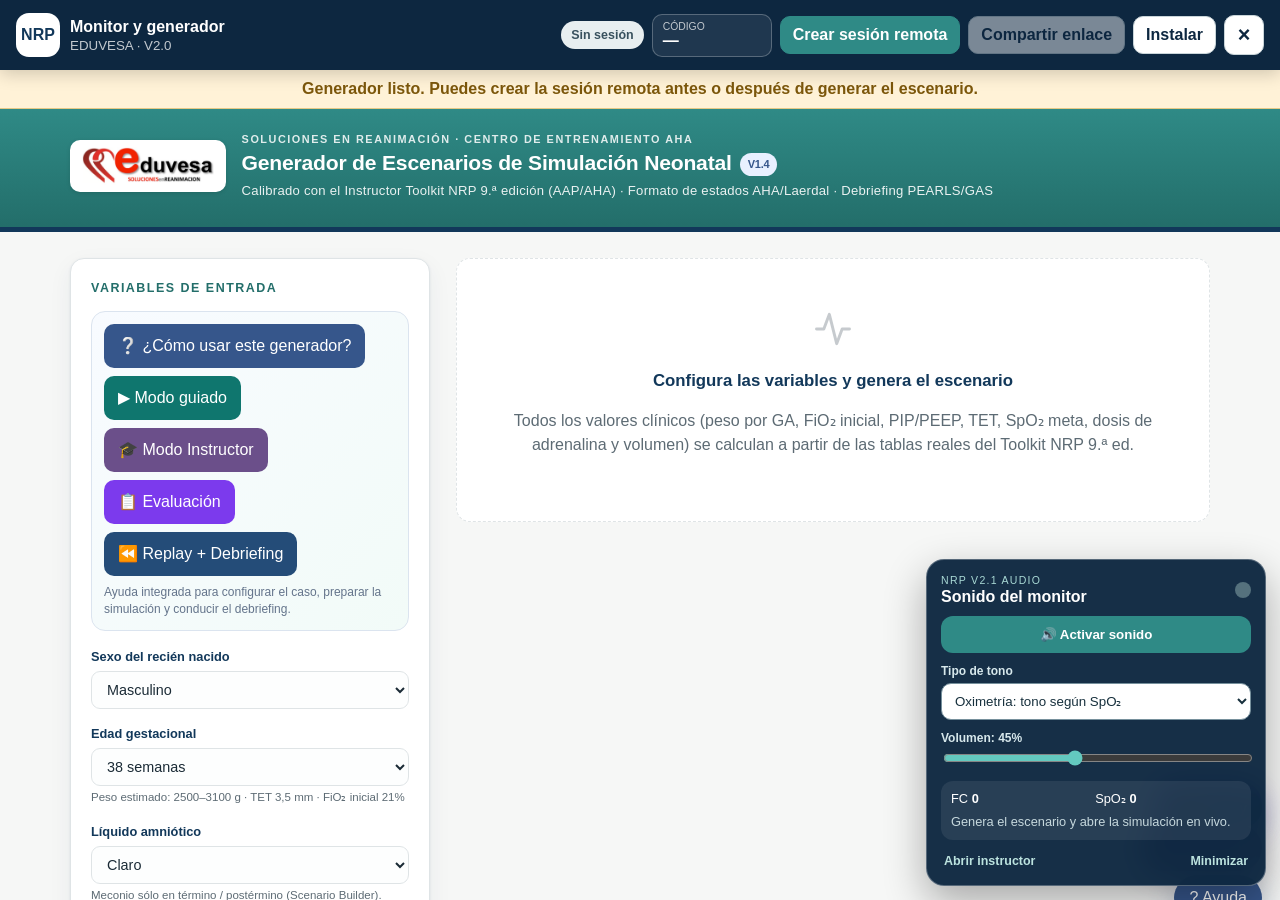
<file: remote-audio.html>
<!doctype html>
<html lang="es">
<head>
  <meta charset="utf-8">
  <meta name="viewport" content="width=device-width,initial-scale=1,viewport-fit=cover">
  <meta name="theme-color" content="#0d2740">
  <meta name="apple-mobile-web-app-capable" content="yes">
  <meta name="apple-mobile-web-app-status-bar-style" content="black-translucent">
  <title>NRP Escenarios Remoto V2.1 Audio · EDUVESA</title>
  <link rel="manifest" href="./manifest-remote.webmanifest">
  <link rel="icon" href="./icon-remote.svg" type="image/svg+xml">
  <link rel="apple-touch-icon" href="./icon-remote.svg">
  <link rel="stylesheet" href="./remote-audio.css?v=2.1">
</head>
<body>
  <iframe
    id="remoteShell"
    title="NRP Escenarios Remoto EDUVESA"
    src="./remote.html?role=monitor&v=2.1"
    allow="autoplay; microphone; clipboard-write"
  ></iframe>

  <aside id="audioDock" class="audio-dock" aria-label="Sonido del monitor">
    <div class="dock-head">
      <div>
        <small>NRP V2.1 AUDIO</small>
        <strong>Sonido del monitor</strong>
      </div>
      <span id="pulseLamp" class="pulse-lamp" aria-hidden="true"></span>
    </div>

    <button id="soundToggle" class="sound-toggle" type="button" aria-pressed="false">
      🔊 Activar sonido
    </button>

    <label>
      Tipo de tono
      <select id="soundMode">
        <option value="spo2" selected>Oximetría: tono según SpO₂</option>
        <option value="ecg">ECG: tono fijo por latido</option>
      </select>
    </label>

    <label>
      Volumen: <b id="volumeLabel">45%</b>
      <input id="volumeRange" type="range" min="5" max="100" value="45">
    </label>

    <div class="audio-readout">
      <span>FC <b id="audioHr">—</b></span>
      <span>SpO₂ <b id="audioSpo2">—</b></span>
      <span id="audioStatus">Pulsa “Activar sonido”.</span>
    </div>

    <div class="dock-links">
      <a href="./remote.html?role=instructor" target="_blank" rel="noopener">Abrir instructor</a>
      <button id="minimizeDock" type="button">Minimizar</button>
    </div>
  </aside>

  <button id="restoreDock" class="restore-dock hidden" type="button" aria-label="Mostrar controles de sonido">🔊</button>
  <div id="audioToast" class="audio-toast" role="status" aria-live="polite"></div>

  <script src="./remote-audio.js?v=2.1" defer></script>
</body>
</html>
</file>
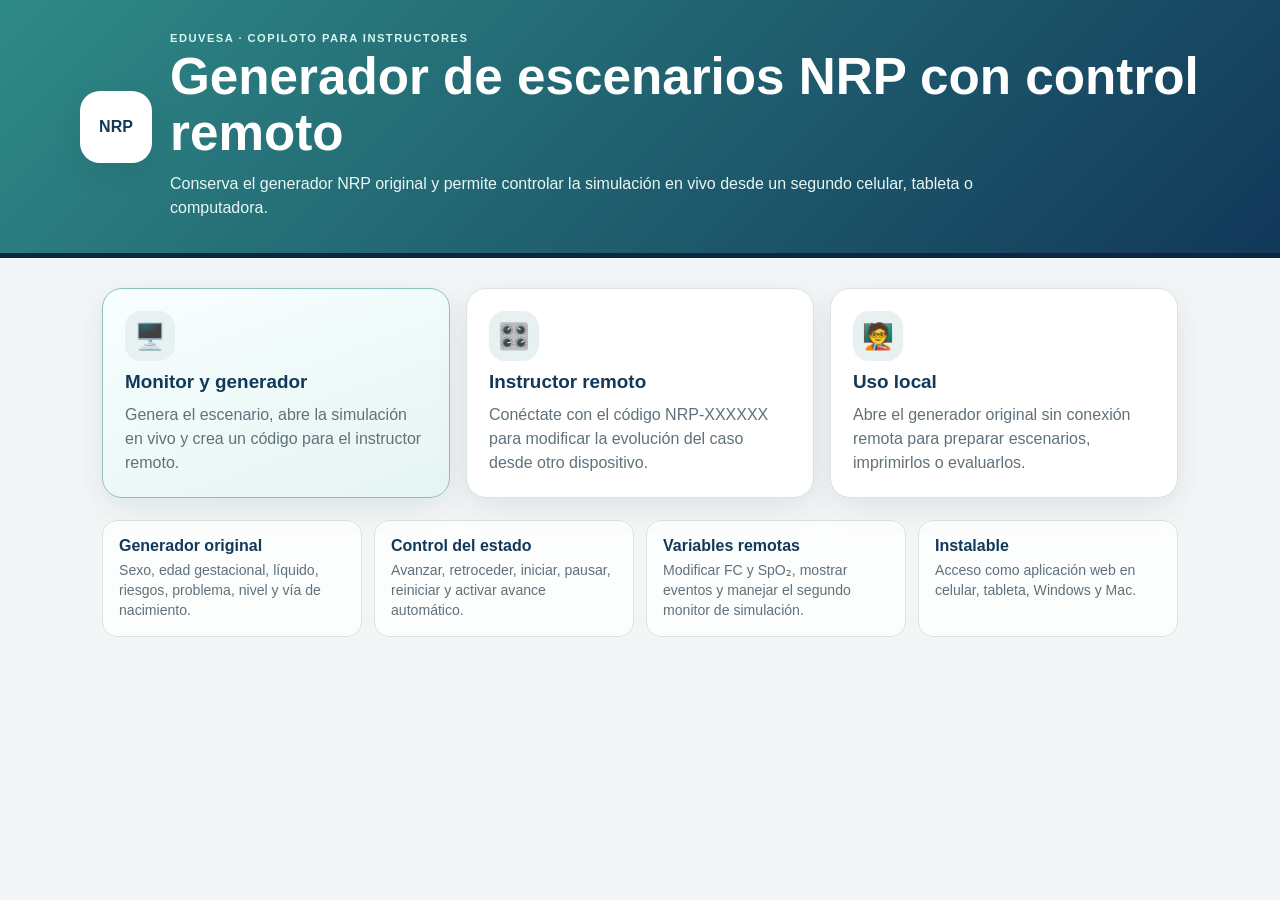
<file: remote.html>
<!doctype html>
<html lang="es">
<head>
  <meta charset="utf-8">
  <meta name="viewport" content="width=device-width,initial-scale=1,viewport-fit=cover">
  <meta name="theme-color" content="#12385a">
  <meta name="apple-mobile-web-app-capable" content="yes">
  <meta name="apple-mobile-web-app-status-bar-style" content="default">
  <title>NRP Escenarios Remoto V2.0 · EDUVESA</title>
  <link rel="manifest" href="./manifest-remote.webmanifest">
  <link rel="icon" href="./icon-remote.svg" type="image/svg+xml">
  <link rel="apple-touch-icon" href="./icon-remote.svg">
  <link rel="stylesheet" href="./remote.css?v=2.0">
</head>
<body>
  <section id="roleScreen" class="role-screen">
    <header class="landing-header">
      <div class="brand-mark">NRP</div>
      <div>
        <p class="eyebrow">EDUVESA · COPILOTO PARA INSTRUCTORES</p>
        <h1>Generador de escenarios NRP con control remoto</h1>
        <p class="lead">Conserva el generador NRP original y permite controlar la simulación en vivo desde un segundo celular, tableta o computadora.</p>
      </div>
    </header>

    <main class="landing-main">
      <div class="role-grid" aria-label="Seleccionar modo de uso">
        <button id="chooseMonitor" class="role-card primary" type="button">
          <span class="role-icon" aria-hidden="true">🖥️</span>
          <strong>Monitor y generador</strong>
          <span>Genera el escenario, abre la simulación en vivo y crea un código para el instructor remoto.</span>
        </button>
        <button id="chooseInstructor" class="role-card" type="button">
          <span class="role-icon" aria-hidden="true">🎛️</span>
          <strong>Instructor remoto</strong>
          <span>Conéctate con el código NRP-XXXXXX para modificar la evolución del caso desde otro dispositivo.</span>
        </button>
        <button id="chooseLocal" class="role-card" type="button">
          <span class="role-icon" aria-hidden="true">🧑‍🏫</span>
          <strong>Uso local</strong>
          <span>Abre el generador original sin conexión remota para preparar escenarios, imprimirlos o evaluarlos.</span>
        </button>
      </div>

      <section class="feature-grid" aria-label="Funciones incluidas">
        <article><b>Generador original</b><span>Sexo, edad gestacional, líquido, riesgos, problema, nivel y vía de nacimiento.</span></article>
        <article><b>Control del estado</b><span>Avanzar, retroceder, iniciar, pausar, reiniciar y activar avance automático.</span></article>
        <article><b>Variables remotas</b><span>Modificar FC y SpO₂, mostrar eventos y manejar el segundo monitor de simulación.</span></article>
        <article><b>Instalable</b><span>Acceso como aplicación web en celular, tableta, Windows y Mac.</span></article>
      </section>
    </main>
  </section>

  <section id="monitorScreen" class="app-screen hidden" aria-label="Monitor del generador">
    <header class="app-bar">
      <div class="app-brand"><span>NRP</span><div><b>Monitor y generador</b><small>EDUVESA · V2.0</small></div></div>
      <div class="app-actions">
        <span id="monitorConnectionStatus" class="status-badge neutral">Sin sesión</span>
        <div class="room-chip"><small>Código</small><strong id="monitorRoomCode">—</strong></div>
        <button id="createRoomBtn" class="button primary" type="button">Crear sesión remota</button>
        <button id="shareRoomBtn" class="button" type="button" disabled>Compartir enlace</button>
        <button id="installAppBtn" class="button" type="button">Instalar</button>
        <button id="backFromMonitor" class="icon-button" type="button" aria-label="Volver al inicio">×</button>
      </div>
    </header>
    <div id="monitorAlert" class="monitor-alert hidden" role="status"></div>
    <iframe id="generatorFrame" title="Generador de escenarios NRP" src="about:blank"></iframe>
  </section>

  <section id="instructorScreen" class="app-screen instructor-screen hidden" aria-label="Control remoto del instructor">
    <header class="app-bar instructor-bar">
      <div class="app-brand"><span>NRP</span><div><b>Instructor remoto</b><small>Control del monitor · V2.0</small></div></div>
      <div class="app-actions">
        <span id="instructorConnectionStatus" class="status-badge neutral">Desconectado</span>
        <button id="backFromInstructor" class="icon-button" type="button" aria-label="Volver al inicio">×</button>
      </div>
    </header>

    <main class="instructor-main">
      <section id="connectCard" class="panel connect-panel">
        <div>
          <p class="eyebrow">CONEXIÓN SEGURA</p>
          <h2>Conectar con el monitor</h2>
          <p>En el dispositivo principal pulsa <b>Crear sesión remota</b>. Introduce aquí el código que aparece y el PIN del instructor.</p>
        </div>
        <div class="connect-grid">
          <label>Código de sesión
            <input id="roomInput" autocomplete="off" autocapitalize="characters" spellcheck="false" maxlength="10" placeholder="NRP-AB12CD">
          </label>
          <label>PIN del instructor
            <input id="pinInput" type="password" inputmode="numeric" maxlength="6" placeholder="2026">
          </label>
          <button id="connectBtn" class="button primary large" type="button">Conectar al monitor</button>
        </div>
        <p id="connectHelp" class="help-text" aria-live="polite">El código debe tener el formato NRP-XXXXXX.</p>
      </section>

      <section id="instructorDashboard" class="dashboard hidden">
        <section class="scenario-head panel">
          <div>
            <p class="eyebrow">ESCENARIO ACTIVO</p>
            <h2 id="remoteScenarioTitle">Sin escenario generado</h2>
            <p id="remoteScenarioMeta" class="muted">Genera un escenario en el monitor para comenzar.</p>
          </div>
          <div class="scenario-actions">
            <button id="remoteGenerateBtn" class="button" type="button">Generar con datos actuales</button>
            <button id="remoteRandomBtn" class="button" type="button">Generar aleatorio</button>
            <button id="remoteOpenLiveBtn" class="button primary" type="button">Abrir simulación</button>
          </div>
        </section>

        <section class="monitor-summary panel">
          <div class="summary-top">
            <div><p class="eyebrow">MONITOR EN TIEMPO REAL</p><h2 id="remotePhase">Esperando simulación</h2></div>
            <div class="timer" id="remoteClock">0:00</div>
          </div>
          <div class="vital-grid">
            <article class="vital-card heart"><span>Frecuencia cardiaca</span><strong id="remoteHr">—</strong><small>lpm</small></article>
            <article class="vital-card oxygen"><span>SpO₂ preductal</span><strong id="remoteSpo2">—</strong><small>%</small></article>
            <article class="vital-card state"><span>Estado</span><strong id="remoteStatePosition">0/0</strong><small id="remoteRunning">Detenido</small></article>
          </div>
          <div class="clinical-text"><b>Esfuerzo · tono · color</b><span id="remoteClinical">—</span></div>
          <div class="clinical-text"><b>Acción esperada</b><span id="remoteAction">—</span></div>
          <div class="clinical-text trigger"><b>Disparador</b><span id="remoteTrigger">—</span></div>
        </section>

        <section class="control-grid">
          <article class="panel control-panel">
            <div class="panel-title"><div><p class="eyebrow">EVOLUCIÓN</p><h3>Control del escenario</h3></div></div>
            <div class="button-row four">
              <button id="remotePrevBtn" class="button" type="button">◀ Estado</button>
              <button id="remotePlayBtn" class="button primary" type="button">▶ Iniciar</button>
              <button id="remoteNextBtn" class="button" type="button">Estado ▶</button>
              <button id="remoteResetBtn" class="button" type="button">⟲ Reiniciar</button>
            </div>
            <label class="range-label">Estado del escenario
              <input id="stateRange" type="range" min="0" max="0" value="0">
            </label>
            <label class="switch-row"><input id="autoAdvanceCheck" type="checkbox"> Avance automático según el reloj</label>
          </article>

          <article class="panel control-panel">
            <div class="panel-title"><div><p class="eyebrow">SIGNOS VITALES</p><h3>Ajuste remoto</h3></div><button id="syncVitalsBtn" class="text-button" type="button">Sincronizar</button></div>
            <div class="stepper-grid">
              <div class="stepper-card">
                <label for="hrInput">FC</label>
                <div><button type="button" data-adjust="hr" data-delta="-5">−5</button><input id="hrInput" type="number" min="0" max="300" step="1"><button type="button" data-adjust="hr" data-delta="5">+5</button></div>
              </div>
              <div class="stepper-card">
                <label for="spo2Input">SpO₂</label>
                <div><button type="button" data-adjust="spo2" data-delta="-1">−1</button><input id="spo2Input" type="number" min="0" max="100" step="1"><button type="button" data-adjust="spo2" data-delta="1">+1</button></div>
              </div>
            </div>
            <button id="applyVitalsBtn" class="button primary full" type="button">Aplicar FC y SpO₂</button>
            <div class="preset-row">
              <button type="button" data-vital-preset="40,60">FC 40 · SpO₂ 60</button>
              <button type="button" data-vital-preset="80,70">FC 80 · SpO₂ 70</button>
              <button type="button" data-vital-preset="120,85">FC 120 · SpO₂ 85</button>
              <button type="button" data-vital-preset="150,92">FC 150 · SpO₂ 92</button>
            </div>
          </article>

          <article class="panel control-panel">
            <div class="panel-title"><div><p class="eyebrow">EVENTOS</p><h3>Información para el equipo</h3></div></div>
            <div class="preset-row event-presets">
              <button type="button" data-event="Apnea o boqueo. Reevalúen frecuencia cardiaca y respiración.">Apnea / boqueo</button>
              <button type="button" data-event="La ventilación no produce movimiento torácico.">Sin movimiento torácico</button>
              <button type="button" data-event="La frecuencia cardiaca no aumenta con la intervención actual.">FC no aumenta</button>
              <button type="button" data-event="El recién nacido muestra mejoría clínica y aumento de la frecuencia cardiaca.">Mejoría clínica</button>
            </div>
            <label>Evento personalizado
              <textarea id="customEvent" rows="3" placeholder="Mensaje que aparecerá sobre el monitor"></textarea>
            </label>
            <button id="sendEventBtn" class="button warning full" type="button">Mostrar evento en el monitor</button>
          </article>

          <article class="panel control-panel">
            <div class="panel-title"><div><p class="eyebrow">HERRAMIENTAS NRP</p><h3>Segundo monitor y metrónomos</h3></div></div>
            <label class="switch-row"><input id="secondMonitorCheck" type="checkbox"> Activar segundo monitor</label>
            <label>Modo del segundo monitor
              <select id="secondMonitorMode">
                <option value="ductal">Diferencial pre/postductal</option>
                <option value="aesp">AESP: actividad eléctrica sin pulso</option>
                <option value="concord">Concordante, sin truco</option>
              </select>
            </label>
            <label class="range-label">Diferencia postductal: <b id="deltaLabel">10%</b>
              <input id="deltaRange" type="range" min="0" max="25" value="10">
            </label>
            <div class="button-row">
              <button id="ventMetronomeBtn" class="button" type="button">🫁 VPP</button>
              <button id="compMetronomeBtn" class="button" type="button">🫀 3:1</button>
            </div>
            <label class="range-label">Ventilaciones por minuto: <b id="ventRateLabel">40</b>
              <input id="ventRateRange" type="range" min="30" max="60" value="40">
            </label>
          </article>
        </section>

        <section class="panel footer-controls">
          <button id="remoteCloseLiveBtn" class="button danger" type="button">Cerrar simulación en el monitor</button>
          <p>El generador, la evaluación y las constancias permanecen en el dispositivo principal. El control remoto modifica únicamente la simulación en vivo.</p>
        </section>
      </section>
    </main>
  </section>

  <div id="toast" class="toast" role="status" aria-live="polite"></div>
  <script src="./remote-app.js?v=2.0" defer></script>
</body>
</html>
</file>
<file: guia.css>
/* NRP Escenarios V1.1 — ayuda integrada y modo guiado */
:root{--guide-primary:#36568b;--guide-accent:#0f766e;--guide-bg:#fff;--guide-ink:#172033;--guide-muted:#64748b;--guide-border:#dbe4ef;--guide-shadow:0 18px 55px rgba(15,23,42,.22)}
.guide-toolbar{display:flex;flex-wrap:wrap;gap:8px;margin:0 0 16px;padding:12px;border:1px solid #dbe4ef;border-radius:14px;background:linear-gradient(135deg,#f8fbff,#f2fbf8)}
.guide-toolbar button{appearance:none;border:0;border-radius:10px;padding:10px 14px;font-weight:700;cursor:pointer;font:inherit}
.guide-help-btn{background:#36568b;color:white}.guide-start-btn{background:#0f766e;color:white}.guide-toolbar-note{flex-basis:100%;font-size:12px;color:#64748b;line-height:1.4}
.guide-version{display:inline-flex;align-items:center;margin-left:8px;padding:3px 8px;border-radius:999px;background:#e8f0ff;color:#36568b;font-size:11px;font-weight:800;vertical-align:middle}
.guide-modal-backdrop{position:fixed;inset:0;z-index:10000;background:rgba(15,23,42,.58);display:none;align-items:center;justify-content:center;padding:18px}.guide-modal-backdrop.is-open{display:flex}
.guide-modal{width:min(920px,96vw);max-height:92vh;overflow:auto;background:#fff;color:#172033;border-radius:18px;box-shadow:var(--guide-shadow)}
.guide-modal-head{position:sticky;top:0;z-index:2;display:flex;align-items:flex-start;justify-content:space-between;gap:16px;padding:18px 22px;border-bottom:1px solid #e5eaf1;background:rgba(255,255,255,.97);backdrop-filter:blur(8px)}
.guide-modal-head h2{margin:0;font-size:22px}.guide-modal-head p{margin:4px 0 0;color:#64748b;font-size:13px}.guide-close{border:0;background:#eef2f7;border-radius:10px;width:38px;height:38px;font-size:21px;cursor:pointer}
.guide-modal-body{padding:22px}.guide-flow{display:grid;grid-template-columns:repeat(auto-fit,minmax(130px,1fr));gap:8px;margin:0 0 20px}.guide-flow span{padding:10px;border-radius:10px;background:#f3f7fb;text-align:center;font-size:12px;font-weight:750}.guide-section{margin:0 0 20px}.guide-section h3{margin:0 0 8px;color:#36568b;font-size:17px}.guide-section p,.guide-section li{font-size:14px;line-height:1.55}.guide-section ul,.guide-section ol{padding-left:20px}.guide-callout{padding:14px 16px;border-left:4px solid #0f766e;background:#f0fdfa;border-radius:8px;font-size:13px;line-height:1.5}.guide-warning{border-left-color:#b45309;background:#fffbeb}.guide-kbd{display:inline-block;padding:2px 7px;border:1px solid #cbd5e1;border-bottom-width:2px;border-radius:6px;background:#fff;font-size:11px}
.guide-overlay{position:fixed;inset:0;z-index:11000;pointer-events:none;background:rgba(15,23,42,.34);display:none}.guide-overlay.is-open{display:block}.guide-highlight{position:relative!important;z-index:11002!important;box-shadow:0 0 0 5px rgba(45,212,191,.45),0 0 0 9999px rgba(15,23,42,.28)!important;border-radius:12px!important;scroll-margin:120px}.guide-highlight,.guide-highlight *{pointer-events:auto!important}
.guide-tip{position:fixed;z-index:11003;width:min(390px,calc(100vw - 24px));background:#fff;color:#172033;border-radius:16px;box-shadow:var(--guide-shadow);padding:16px;display:none}.guide-tip.is-open{display:block}.guide-tip-top{display:flex;align-items:center;justify-content:space-between;gap:10px;margin-bottom:8px}.guide-step-label{font-size:11px;font-weight:800;text-transform:uppercase;letter-spacing:.05em;color:#0f766e}.guide-tip h3{font-size:18px;margin:0 0 7px}.guide-tip p{font-size:13px;line-height:1.5;margin:0;color:#475569}.guide-progress{height:6px;background:#e8eef5;border-radius:999px;margin:14px 0 12px;overflow:hidden}.guide-progress>span{display:block;height:100%;background:#0f766e;transition:width .2s ease}.guide-actions{display:flex;justify-content:space-between;gap:8px}.guide-actions button{border:0;border-radius:9px;padding:9px 12px;font:inherit;font-weight:750;cursor:pointer}.guide-prev,.guide-exit{background:#eef2f7;color:#334155}.guide-next{background:#36568b;color:#fff}.guide-next:disabled{opacity:.5;cursor:not-allowed}.guide-float-help{position:fixed;right:18px;bottom:18px;z-index:8000;border:0;border-radius:999px;background:#36568b;color:#fff;box-shadow:0 8px 28px rgba(54,86,139,.3);padding:11px 15px;font-weight:800;cursor:pointer;font:inherit}
.guide-objective-card{margin:12px 0;padding:13px 14px;border:1px dashed #9fb2cc;border-radius:12px;background:#f8fbff;font-size:13px;line-height:1.5}.guide-objective-card strong{color:#36568b}
@media(max-width:640px){.guide-modal-backdrop{padding:0}.guide-modal{width:100vw;max-height:100vh;height:100vh;border-radius:0}.guide-modal-body{padding:18px}.guide-float-help{right:12px;bottom:12px}.guide-toolbar button{flex:1}.guide-tip{bottom:12px!important;left:12px!important;right:12px!important;top:auto!important;width:auto}}
@media(prefers-reduced-motion:reduce){*{scroll-behavior:auto!important}.guide-progress>span{transition:none}}
/* integración V1.1 validada */
</file>
<file: instructor.css>
/* NRP Escenarios V1.2 — Modo Instructor */
.instructor-btn{background:#6b4f8a!important;color:#fff!important}
.instructor-float{position:fixed;right:18px;bottom:68px;z-index:7999;border:0;border-radius:999px;background:#6b4f8a;color:#fff;box-shadow:0 8px 28px rgba(70,45,95,.28);padding:11px 15px;font-weight:800;cursor:pointer;font:inherit}
.instructor-backdrop{position:fixed;inset:0;z-index:12000;background:rgba(9,18,30,.72);display:none;align-items:center;justify-content:center;padding:18px}.instructor-backdrop.is-open{display:flex}
.instructor-shell{width:min(1080px,97vw);max-height:94vh;overflow:auto;background:#f7f8fb;color:#172033;border-radius:18px;box-shadow:0 22px 70px rgba(0,0,0,.38)}
.instructor-head{position:sticky;top:0;z-index:3;display:flex;align-items:flex-start;justify-content:space-between;gap:18px;padding:18px 22px;background:#253858;color:#fff;border-bottom:4px solid #6b4f8a}.instructor-head h2{margin:0;font-size:22px}.instructor-head p{margin:4px 0 0;font-size:12px;opacity:.82}.instructor-head-actions{display:flex;gap:8px;flex-wrap:wrap}.instructor-head button{border:0;border-radius:9px;padding:9px 12px;font:inherit;font-weight:750;cursor:pointer}.inst-print{background:#fff;color:#253858}.inst-refresh{background:#e8ddf3;color:#4d3568}.inst-close{background:#e9eef5;color:#253858}
.instructor-body{padding:20px}.inst-banner{padding:12px 14px;border-left:4px solid #6b4f8a;background:#f0ebf6;border-radius:8px;font-size:13px;margin-bottom:16px}.inst-banner.warn{border-left-color:#b45309;background:#fff7e6}
.inst-summary{display:grid;grid-template-columns:repeat(auto-fit,minmax(150px,1fr));gap:9px;margin-bottom:18px}.inst-summary .i{background:#fff;border:1px solid #dfe5ed;border-radius:10px;padding:10px}.inst-summary .k{font-size:10px;text-transform:uppercase;letter-spacing:.07em;color:#6b7280;font-weight:800}.inst-summary .v{font-size:13px;color:#253858;font-weight:750;margin-top:2px}
.inst-grid{display:grid;grid-template-columns:1fr 1fr;gap:14px}.inst-card{background:#fff;border:1px solid #dfe5ed;border-radius:13px;padding:15px;break-inside:avoid}.inst-card.wide{grid-column:1/-1}.inst-card h3{margin:0 0 9px;font-size:15px;color:#253858;display:flex;align-items:center;gap:7px}.inst-card h3 .n{display:inline-grid;place-items:center;width:22px;height:22px;background:#6b4f8a;color:#fff;border-radius:6px;font-size:11px}.inst-card ul,.inst-card ol{margin:0;padding-left:20px}.inst-card li{font-size:13px;line-height:1.45;margin:5px 0}.inst-card p{font-size:13px;line-height:1.48;margin:5px 0}.inst-card .critical{color:#a52a1e;font-weight:750}.inst-card .cue{background:#eef6ff;border-left:3px solid #376f9f;padding:8px 10px;border-radius:6px;margin:7px 0;font-size:12.5px}.inst-card .stop{background:#edf8f0;border-left:3px solid #2e8b57;padding:8px 10px;border-radius:6px;margin:7px 0;font-size:12.5px}
.inst-table{width:100%;border-collapse:collapse;font-size:12.5px}.inst-table th{background:#edf1f6;text-align:left;color:#4b5563;font-size:10px;text-transform:uppercase;letter-spacing:.04em;padding:7px;border-bottom:1px solid #dfe5ed}.inst-table td{padding:8px 7px;border-bottom:1px solid #edf0f4;vertical-align:top}.inst-hidden-badge{display:inline-block;background:#fbe8e6;color:#a52a1e;border-radius:999px;padding:2px 8px;font-size:10px;font-weight:800;text-transform:uppercase;letter-spacing:.05em}
.inst-note{width:100%;min-height:72px;border:1px solid #ccd5df;border-radius:9px;padding:9px;font:inherit;font-size:12.5px;resize:vertical}.inst-footer{font-size:11px;color:#667085;margin-top:16px;padding-top:12px;border-top:1px solid #dfe5ed}
@media(max-width:720px){.inst-grid{grid-template-columns:1fr}.inst-card.wide{grid-column:auto}.instructor-backdrop{padding:0}.instructor-shell{width:100vw;height:100vh;max-height:100vh;border-radius:0}.instructor-head{position:sticky}.instructor-float{right:12px;bottom:62px}}
@media print{body.inst-printing>*:not(#instructorMode){display:none!important}body.inst-printing #instructorMode{display:block!important;position:static!important;background:#fff!important;padding:0!important}body.inst-printing .instructor-shell{width:100%!important;max-height:none!important;box-shadow:none!important;border-radius:0!important;overflow:visible!important}body.inst-printing .instructor-head-actions{display:none!important}body.inst-printing .inst-card{break-inside:avoid}.instructor-body{padding:12px!important}}
</file>
<file: evaluacion.css>
/* NRP Escenarios V1.3 — Modo Evaluación de Instructor */
:root{--eval-navy:#17385f;--eval-teal:#0f766e;--eval-blue:#2563eb;--eval-green:#15803d;--eval-amber:#b45309;--eval-red:#b91c1c;--eval-bg:#f6f8fb;--eval-card:#fff;--eval-line:#d9e2ec;--eval-ink:#172033;--eval-muted:#64748b;--eval-shadow:0 20px 60px rgba(15,23,42,.28)}
.eval-backdrop{position:fixed;inset:0;z-index:13000;background:rgba(8,15,30,.72);display:none;padding:18px;overflow:auto}.eval-backdrop.is-open{display:block}
.eval-shell{width:min(1180px,100%);margin:0 auto;background:var(--eval-bg);border-radius:18px;box-shadow:var(--eval-shadow);overflow:hidden;min-height:calc(100vh - 36px)}
.eval-head{position:sticky;top:0;z-index:5;background:linear-gradient(135deg,var(--eval-navy),#24517f);color:#fff;padding:16px 20px;display:flex;align-items:center;justify-content:space-between;gap:14px;flex-wrap:wrap}
.eval-head h2{margin:0;font-size:1.15rem}.eval-head p{margin:3px 0 0;font-size:.78rem;opacity:.86}.eval-actions{display:flex;gap:8px;flex-wrap:wrap}.eval-actions button,.eval-btn{border:0;border-radius:9px;padding:9px 12px;font:inherit;font-weight:750;cursor:pointer}.eval-actions .light{background:#eef4fb;color:#17385f}.eval-actions .green{background:#dff5e7;color:#14532d}.eval-actions .close{background:#fff;color:#17385f}
.eval-body{padding:18px 20px 28px}.eval-banner{padding:12px 14px;border-radius:10px;background:#eaf2ff;border-left:4px solid var(--eval-blue);font-size:.82rem;line-height:1.5;margin-bottom:14px}.eval-banner.warn{background:#fff7ed;border-left-color:var(--eval-amber)}
.eval-topgrid{display:grid;grid-template-columns:repeat(4,minmax(0,1fr));gap:10px;margin-bottom:14px}@media(max-width:900px){.eval-topgrid{grid-template-columns:repeat(2,minmax(0,1fr))}}@media(max-width:560px){.eval-topgrid{grid-template-columns:1fr}}
.eval-stat{background:#fff;border:1px solid var(--eval-line);border-radius:12px;padding:12px}.eval-stat .k{font-size:.65rem;text-transform:uppercase;letter-spacing:.06em;color:var(--eval-muted);font-weight:800}.eval-stat .v{font-size:1.08rem;font-weight:800;color:var(--eval-navy);margin-top:3px}.eval-clock{font-family:ui-monospace,SFMono-Regular,Menlo,Consolas,monospace;font-size:1.5rem!important}
.eval-grid{display:grid;grid-template-columns:1.3fr .7fr;gap:14px}@media(max-width:920px){.eval-grid{grid-template-columns:1fr}}
.eval-card{background:#fff;border:1px solid var(--eval-line);border-radius:14px;overflow:hidden}.eval-card h3{margin:0;padding:12px 14px;background:#f1f5f9;color:var(--eval-navy);font-size:.86rem}.eval-card .inner{padding:12px 14px}
.eval-table{width:100%;border-collapse:collapse}.eval-table th{font-size:.65rem;text-transform:uppercase;letter-spacing:.04em;color:var(--eval-muted);text-align:left;background:#f8fafc;padding:8px;border-bottom:1px solid var(--eval-line)}.eval-table td{padding:9px 8px;border-bottom:1px solid #edf1f5;font-size:.79rem;vertical-align:top}.eval-table tr:last-child td{border-bottom:0}.eval-table .metric{font-weight:650;color:#243244}.eval-table .critical-row{background:#fff7f7}
.eval-status{display:grid;grid-template-columns:repeat(4,1fr);gap:4px;min-width:300px}.eval-status button{border:1px solid var(--eval-line);background:#fff;border-radius:7px;padding:7px 5px;font-size:.68rem;font-weight:750;cursor:pointer}.eval-status button.sel[data-value="done"]{background:#dcfce7;color:#166534;border-color:#86efac}.eval-status button.sel[data-value="partial"]{background:#fef3c7;color:#92400e;border-color:#fcd34d}.eval-status button.sel[data-value="missed"]{background:#fee2e2;color:#991b1b;border-color:#fca5a5}.eval-status button.sel[data-value="critical"]{background:#7f1d1d;color:#fff;border-color:#7f1d1d}
.eval-timebtn{border:1px solid var(--eval-line);background:#eef4fb;color:#17385f;border-radius:7px;padding:6px 8px;font-size:.7rem;font-weight:750;cursor:pointer}.eval-timestamp{font-family:ui-monospace,SFMono-Regular,Menlo,Consolas,monospace;font-size:.72rem;color:var(--eval-muted);display:block;margin-top:4px}
.eval-textarea{width:100%;min-height:78px;border:1px solid var(--eval-line);border-radius:9px;padding:9px;font:inherit;font-size:.8rem;resize:vertical}.eval-input{width:100%;border:1px solid var(--eval-line);border-radius:8px;padding:8px;font:inherit;font-size:.8rem}
.eval-nt-list{display:flex;flex-direction:column;gap:10px}.eval-nt{display:grid;grid-template-columns:1fr 160px;gap:10px;align-items:center}@media(max-width:560px){.eval-nt{grid-template-columns:1fr}}.eval-nt label{font-size:.78rem;font-weight:650}.eval-nt select{border:1px solid var(--eval-line);border-radius:8px;padding:7px;font:inherit;font-size:.78rem}
.eval-summary{display:grid;grid-template-columns:1fr 1fr;gap:10px}.eval-scorebox{border:2px solid var(--eval-navy);border-radius:14px;padding:14px;text-align:center;background:#f8fbff}.eval-scorebox .score{font-size:2.4rem;font-weight:900;color:var(--eval-navy);line-height:1}.eval-scorebox .label{font-size:.72rem;color:var(--eval-muted);margin-top:5px}.eval-verdict{margin-top:9px;display:inline-block;border-radius:999px;padding:5px 10px;font-size:.73rem;font-weight:800}.eval-verdict.ok{background:#dcfce7;color:#166534}.eval-verdict.mid{background:#fef3c7;color:#92400e}.eval-verdict.no{background:#fee2e2;color:#991b1b}
.eval-report{margin-top:14px;background:#fff;border:1px solid var(--eval-line);border-radius:14px;padding:14px}.eval-report h3{margin:0 0 8px;color:var(--eval-navy);font-size:.9rem}.eval-report ul{margin:6px 0 0;padding-left:19px}.eval-report li{font-size:.8rem;margin-bottom:4px}
.eval-footer{text-align:center;font-size:.68rem;color:var(--eval-muted);margin-top:16px}
.eval-open-btn{background:#7c3aed!important;color:#fff!important}.eval-float{position:fixed;right:18px;bottom:112px;z-index:8050;border:0;border-radius:999px;background:#7c3aed;color:#fff;box-shadow:0 8px 28px rgba(124,58,237,.3);padding:11px 15px;font-weight:800;cursor:pointer;font:inherit}
@media(max-width:640px){.eval-backdrop{padding:0}.eval-shell{border-radius:0;min-height:100vh}.eval-body{padding:14px}.eval-float{right:12px;bottom:110px}.eval-status{min-width:0;grid-template-columns:1fr 1fr}}
@media print{body.eval-printing>*:not(#evalMode){display:none!important}body.eval-printing #evalMode{display:block!important;position:static!important;background:#fff!important;padding:0!important}body.eval-printing .eval-shell{box-shadow:none!important;border-radius:0!important;width:100%!important}body.eval-printing .eval-head{position:static!important;background:#fff!important;color:#000!important;border-bottom:2px solid #000}body.eval-printing .eval-actions{display:none!important}body.eval-printing .eval-status button:not(.sel){display:none!important}body.eval-printing .eval-float{display:none!important}}
</file>
<file: replay.css>
/* NRP Escenarios V1.4 — Replay + Debriefing inteligente */
:root{--rp-blue:#244c78;--rp-teal:#15776e;--rp-ink:#172033;--rp-muted:#667085;--rp-line:#dfe6ee;--rp-bg:#f5f8fb;--rp-warn:#a55b12;--rp-danger:#b33a32;--rp-ok:#287a50}
.replay-backdrop{position:fixed;inset:0;z-index:14000;background:rgba(9,20,30,.68);display:none;padding:18px;overflow:auto}.replay-backdrop.is-open{display:block}.replay-shell{width:min(1180px,100%);margin:auto;background:#fff;border-radius:18px;box-shadow:0 24px 70px rgba(0,0,0,.32);overflow:hidden}.replay-head{position:sticky;top:0;z-index:5;background:linear-gradient(135deg,#173c64,#176f69);color:#fff;padding:16px 20px;display:flex;justify-content:space-between;gap:16px;align-items:center;flex-wrap:wrap}.replay-head h2{margin:0;font-size:1.2rem}.replay-head p{margin:3px 0 0;font-size:.78rem;opacity:.88}.replay-actions{display:flex;gap:8px;flex-wrap:wrap}.replay-actions button,.replay-btn{border:0;border-radius:9px;padding:9px 12px;font-weight:750;cursor:pointer}.replay-actions .light{background:#edf3f7;color:#183a5c}.replay-actions .green{background:#dff4ec;color:#176048}.replay-actions .close{background:#fff;color:#173c64}.replay-body{padding:20px;background:var(--rp-bg)}.replay-banner{padding:12px 14px;border-left:4px solid var(--rp-teal);background:#ecfbf7;border-radius:8px;font-size:.8rem;line-height:1.5;margin-bottom:14px}.replay-banner.warn{border-left-color:var(--rp-warn);background:#fff8ea}.replay-grid{display:grid;grid-template-columns:minmax(0,1.2fr) minmax(320px,.8fr);gap:16px}@media(max-width:900px){.replay-grid{grid-template-columns:1fr}}.replay-card{background:#fff;border:1px solid var(--rp-line);border-radius:14px;overflow:hidden}.replay-card h3{margin:0;padding:12px 15px;background:#f2f6fa;color:#244c78;font-size:.84rem;text-transform:uppercase;letter-spacing:.06em}.replay-inner{padding:14px}.replay-controls{display:flex;gap:8px;align-items:center;flex-wrap:wrap;margin-bottom:12px}.replay-clock{font-family:ui-monospace,SFMono-Regular,Menlo,monospace;font-size:1.15rem;font-weight:800;color:var(--rp-blue);padding:7px 10px;border:1px solid var(--rp-line);border-radius:9px;background:#f8fafc}.replay-track{position:relative;padding-left:28px}.replay-track:before{content:"";position:absolute;left:10px;top:6px;bottom:6px;width:2px;background:#cbd7e4}.replay-event{position:relative;border:1px solid var(--rp-line);border-radius:10px;padding:10px 12px;margin:0 0 9px;background:#fff;cursor:pointer}.replay-event:before{content:"";position:absolute;left:-23px;top:16px;width:10px;height:10px;border-radius:50%;background:var(--rp-blue);box-shadow:0 0 0 3px #e7eef6}.replay-event.critical:before{background:var(--rp-danger)}.replay-event.partial:before{background:var(--rp-warn)}.replay-event.done:before{background:var(--rp-ok)}.replay-event.active{outline:3px solid rgba(21,119,110,.2);border-color:var(--rp-teal)}.replay-event .time{font-family:ui-monospace,SFMono-Regular,Menlo,monospace;font-size:.72rem;font-weight:800;color:var(--rp-teal)}.replay-event .type{font-size:.66rem;text-transform:uppercase;letter-spacing:.06em;color:var(--rp-muted);font-weight:800;margin-left:8px}.replay-event .text{font-size:.83rem;margin-top:4px;color:var(--rp-ink)}.replay-empty{padding:24px;text-align:center;color:var(--rp-muted);font-size:.84rem}.smart-q{border:1px solid var(--rp-line);border-radius:11px;padding:11px 12px;margin-bottom:9px;background:#fff}.smart-q .tag{display:inline-block;font-size:.62rem;text-transform:uppercase;font-weight:800;letter-spacing:.05em;padding:2px 7px;border-radius:999px;background:#e8f0f8;color:#244c78;margin-bottom:5px}.smart-q.ai .tag{background:#e8f7f2;color:#176f69}.smart-q.warn .tag{background:#fff0dc;color:#93560f}.smart-q p{margin:0;font-size:.84rem;line-height:1.5}.smart-q .stem{font-size:.74rem;color:var(--rp-muted);margin-bottom:5px}.replay-note{width:100%;min-height:92px;border:1px solid var(--rp-line);border-radius:9px;padding:10px;font:inherit;resize:vertical}.replay-summary{display:grid;grid-template-columns:repeat(3,1fr);gap:8px;margin-bottom:12px}@media(max-width:620px){.replay-summary{grid-template-columns:1fr}}.replay-stat{background:#f8fafc;border:1px solid var(--rp-line);border-radius:10px;padding:10px}.replay-stat .k{font-size:.65rem;text-transform:uppercase;color:var(--rp-muted);font-weight:800}.replay-stat .v{font-size:1rem;font-weight:800;color:var(--rp-blue);margin-top:2px}.replay-float{position:fixed;right:18px;bottom:112px;z-index:8050;border:0;border-radius:999px;background:#173c64;color:#fff;box-shadow:0 8px 28px rgba(23,60,100,.28);padding:11px 15px;font-weight:800;cursor:pointer}.replay-open-btn{background:#244c78!important;color:#fff!important}.replay-footer{text-align:center;color:var(--rp-muted);font-size:.7rem;padding:16px 0 4px}
@media print{body.replay-printing>*:not(#replayMode){display:none!important}body.replay-printing #replayMode{position:static!important;display:block!important;background:#fff!important;padding:0!important;overflow:visible!important}body.replay-printing .replay-shell{width:100%!important;box-shadow:none!important;border-radius:0!important}body.replay-printing .replay-head{position:static!important}.replay-actions,.replay-controls{display:none!important}.replay-body{background:#fff!important;padding:12px!important}.replay-card,.replay-event,.smart-q{break-inside:avoid}}
</file>
<file: remote-audio.css>
:root{
  --navy:#0d2740;
  --teal:#2f8a86;
  --line:#d5e1e4;
  --paper:#f4f7f7;
  --ink:#17303d;
  --muted:#60727c;
}
*{box-sizing:border-box}
html,body{margin:0;width:100%;height:100%;overflow:hidden;background:var(--navy);font-family:-apple-system,BlinkMacSystemFont,"Segoe UI",Roboto,Helvetica,Arial,sans-serif}
#remoteShell{display:block;width:100%;height:100%;border:0;background:white}
.audio-dock{position:fixed;right:max(14px,env(safe-area-inset-right));bottom:max(14px,env(safe-area-inset-bottom));z-index:1000;width:min(340px,calc(100vw - 28px));padding:14px;border:1px solid rgba(255,255,255,.28);border-radius:18px;background:rgba(13,39,64,.96);color:white;box-shadow:0 16px 42px rgba(0,0,0,.32);backdrop-filter:blur(14px)}
.dock-head{display:flex;justify-content:space-between;align-items:center;gap:12px;margin-bottom:10px}.dock-head small,.dock-head strong{display:block}.dock-head small{font-size:.66rem;letter-spacing:.12em;color:#a9d9d5}.dock-head strong{font-size:1rem;margin-top:2px}
.pulse-lamp{width:16px;height:16px;border-radius:50%;background:#55717d;box-shadow:0 0 0 0 rgba(87,224,138,0)}.pulse-lamp.beat{background:#57e08a;box-shadow:0 0 0 9px rgba(87,224,138,.12);transform:scale(1.08)}
.sound-toggle{width:100%;border:0;border-radius:12px;padding:11px 13px;background:var(--teal);color:white;font-weight:800}.sound-toggle.on{background:#dff5e9;color:#176241}.sound-toggle.error{background:#ffe5e1;color:#8c3028}
.audio-dock label{display:block;margin-top:11px;font-size:.75rem;font-weight:750;color:#d7e8ec}.audio-dock select,.audio-dock input[type=range]{width:100%;margin-top:5px}.audio-dock select{border:1px solid #76909c;border-radius:10px;background:white;color:var(--ink);padding:9px}.audio-dock input[type=range]{accent-color:#63c9bf}
.audio-readout{display:grid;grid-template-columns:auto auto;gap:7px 12px;margin-top:12px;padding:10px;border-radius:12px;background:rgba(255,255,255,.08);font-variant-numeric:tabular-nums}.audio-readout span{font-size:.8rem}.audio-readout span:last-child{grid-column:1/-1;color:#c6d8dd;line-height:1.35}.audio-readout b{color:white}
.dock-links{display:flex;justify-content:space-between;gap:10px;margin-top:11px}.dock-links a,.dock-links button{border:0;background:transparent;color:#bce3df;font-size:.78rem;font-weight:750;text-decoration:none;padding:3px}.dock-links a:hover,.dock-links button:hover{text-decoration:underline}
.restore-dock{position:fixed;right:max(14px,env(safe-area-inset-right));bottom:max(14px,env(safe-area-inset-bottom));z-index:1001;width:52px;height:52px;border:0;border-radius:50%;background:var(--navy);color:white;font-size:1.25rem;box-shadow:0 12px 28px rgba(0,0,0,.3)}
.audio-toast{position:fixed;left:50%;bottom:22px;z-index:1100;max-width:min(560px,90vw);transform:translate(-50%,18px);opacity:0;pointer-events:none;padding:10px 15px;border-radius:11px;background:#111d24;color:white;box-shadow:0 10px 30px rgba(0,0,0,.28);transition:.2s}.audio-toast.show{opacity:1;transform:translate(-50%,0)}
.hidden{display:none!important}
@media(max-width:640px){.audio-dock{width:min(320px,calc(100vw - 20px));right:10px;bottom:10px;padding:12px}.dock-head{margin-bottom:8px}.audio-readout{padding:8px}}
</file>
<file: remote.css>
:root{
  --navy:#12385a;
  --navy-dark:#0d2740;
  --teal:#2f8a86;
  --teal-dark:#236e6a;
  --paper:#f3f6f6;
  --card:#fff;
  --ink:#172a35;
  --muted:#60717b;
  --line:#d9e2e4;
  --ok:#20845d;
  --warn:#b96a13;
  --danger:#b83b32;
  --shadow:0 10px 30px rgba(13,39,64,.09);
  --sans:-apple-system,BlinkMacSystemFont,"Segoe UI",Roboto,Helvetica,Arial,sans-serif;
}
*{box-sizing:border-box}
html,body{margin:0;min-height:100%;font-family:var(--sans);background:var(--paper);color:var(--ink)}
button,input,select,textarea{font:inherit}
button{cursor:pointer}
.hidden{display:none!important}
.eyebrow{margin:0 0 5px;color:var(--teal-dark);font-size:.7rem;font-weight:800;letter-spacing:.13em;text-transform:uppercase}
.muted{color:var(--muted)}
.landing-header{display:grid;grid-template-columns:auto 1fr;gap:18px;align-items:center;padding:32px max(24px,calc((100vw - 1120px)/2));background:linear-gradient(135deg,var(--teal),var(--navy));color:white;border-bottom:5px solid var(--navy-dark)}
.landing-header .eyebrow{color:#d6f7f2}
.landing-header h1{margin:0;font-size:clamp(1.75rem,4vw,3.2rem);line-height:1.1}
.landing-header .lead{max-width:820px;margin:10px 0 0;color:#e8f7f6;line-height:1.55}
.brand-mark{display:grid;place-items:center;width:72px;height:72px;border-radius:20px;background:white;color:var(--navy);font-weight:900;box-shadow:var(--shadow)}
.landing-main{max-width:1120px;margin:auto;padding:30px 22px 70px}
.role-grid{display:grid;grid-template-columns:repeat(3,minmax(0,1fr));gap:16px}
.role-card{display:flex;flex-direction:column;align-items:flex-start;gap:10px;min-height:210px;padding:22px;border:1px solid var(--line);border-radius:20px;background:var(--card);color:var(--ink);text-align:left;box-shadow:var(--shadow);transition:transform .16s ease,border-color .16s ease}
.role-card:hover,.role-card:focus-visible{transform:translateY(-2px);border-color:var(--teal)}
.role-card.primary{background:linear-gradient(160deg,#f8ffff,#e5f4f2);border-color:#8bc2bd}
.role-icon{display:grid;place-items:center;width:50px;height:50px;border-radius:16px;background:#e8f1f2;font-size:1.6rem}
.role-card strong{font-size:1.18rem;color:var(--navy)}
.role-card>span:last-child{color:var(--muted);line-height:1.5}
.feature-grid{display:grid;grid-template-columns:repeat(4,minmax(0,1fr));gap:12px;margin-top:22px}
.feature-grid article{padding:16px;border:1px solid var(--line);border-radius:15px;background:rgba(255,255,255,.75)}
.feature-grid b,.feature-grid span{display:block}.feature-grid b{color:var(--navy);margin-bottom:6px}.feature-grid span{font-size:.88rem;color:var(--muted);line-height:1.4}
.app-screen{min-height:100vh}
.app-bar{position:sticky;top:0;z-index:20;display:flex;justify-content:space-between;align-items:center;gap:16px;min-height:70px;padding:10px 16px;background:var(--navy-dark);color:white;box-shadow:0 4px 16px rgba(0,0,0,.18)}
.app-brand{display:flex;align-items:center;gap:10px}.app-brand>span{display:grid;place-items:center;width:44px;height:44px;border-radius:13px;background:white;color:var(--navy);font-weight:900}.app-brand b,.app-brand small{display:block}.app-brand small{opacity:.75;margin-top:2px}
.app-actions{display:flex;align-items:center;justify-content:flex-end;gap:8px;flex-wrap:wrap}
.button,.icon-button{border:1px solid #c9d5d9;border-radius:10px;background:white;color:var(--navy-dark);font-weight:750;padding:9px 12px}.button:hover{filter:brightness(.97)}.button:disabled{opacity:.45;cursor:not-allowed}.button.primary{background:var(--teal);border-color:var(--teal);color:white}.button.warning{background:#fff4e3;border-color:#e4b677;color:#8e520e}.button.danger{background:#fff0ee;border-color:#e4a8a2;color:#9e3029}.button.large{min-height:45px}.button.full{width:100%}.icon-button{width:40px;height:40px;padding:0;font-size:1.35rem}
.room-chip{min-width:120px;padding:6px 10px;border:1px solid rgba(255,255,255,.25);border-radius:10px;background:rgba(255,255,255,.08)}.room-chip small,.room-chip strong{display:block}.room-chip small{font-size:.65rem;opacity:.72;text-transform:uppercase}.room-chip strong{letter-spacing:.05em}
.status-badge{padding:7px 10px;border-radius:999px;font-size:.78rem;font-weight:800}.status-badge.neutral{background:#e7eef0;color:#38515e}.status-badge.pending{background:#fff1cf;color:#815b09}.status-badge.waiting{background:#dff0ff;color:#245d7b}.status-badge.connected{background:#dff5e9;color:#176241}.status-badge.error{background:#ffe5e1;color:#8c3028}
.monitor-alert{padding:10px 16px;background:#fff2d7;color:#7c570b;border-bottom:1px solid #e5c985;text-align:center;font-weight:650}
#generatorFrame{display:block;width:100%;height:calc(100vh - 70px);border:0;background:white}
.instructor-screen{background:#eef3f4}.instructor-main{max-width:1180px;margin:auto;padding:22px 18px 70px}.panel{background:var(--card);border:1px solid var(--line);border-radius:17px;box-shadow:var(--shadow);padding:18px}.connect-panel{display:grid;grid-template-columns:1fr 1.25fr;gap:22px;align-items:center}.connect-panel h2,.scenario-head h2,.monitor-summary h2{margin:0;color:var(--navy)}.connect-panel p{line-height:1.5}.connect-grid{display:grid;grid-template-columns:1fr 1fr;gap:12px}.connect-grid .large{grid-column:1/-1}.connect-grid label,.control-panel label{font-size:.82rem;font-weight:700;color:var(--navy)}
input,select,textarea{width:100%;margin-top:5px;border:1px solid #cbd8dc;border-radius:10px;background:white;color:var(--ink);padding:10px 11px;outline:none}input:focus,select:focus,textarea:focus{border-color:var(--teal);box-shadow:0 0 0 3px rgba(47,138,134,.13)}
.help-text{grid-column:1/-1;margin:0;color:var(--muted);font-size:.85rem}.dashboard{display:grid;gap:16px}.scenario-head{display:flex;justify-content:space-between;align-items:center;gap:18px}.scenario-actions,.button-row{display:flex;gap:8px;flex-wrap:wrap}.summary-top{display:flex;justify-content:space-between;align-items:flex-start;gap:15px}.timer{font-variant-numeric:tabular-nums;font-size:2rem;font-weight:900;color:var(--navy)}
.vital-grid{display:grid;grid-template-columns:repeat(3,minmax(0,1fr));gap:12px;margin:17px 0}.vital-card{padding:14px;border:1px solid var(--line);border-radius:14px;background:#f9fbfb}.vital-card span,.vital-card small{display:block}.vital-card span{font-size:.76rem;color:var(--muted);font-weight:700}.vital-card strong{display:inline-block;margin:5px 6px 0 0;font-size:2rem;font-variant-numeric:tabular-nums;color:var(--navy)}.vital-card.heart strong{color:#c34d43}.vital-card.oxygen strong{color:#1a78a7}
.clinical-text{display:grid;grid-template-columns:170px 1fr;gap:12px;padding:10px 0;border-top:1px solid #edf1f2;line-height:1.45}.clinical-text b{color:var(--navy)}.clinical-text.trigger span{color:#0e6b96;font-weight:650}
.control-grid{display:grid;grid-template-columns:repeat(2,minmax(0,1fr));gap:16px}.control-panel{display:flex;flex-direction:column;gap:14px}.panel-title{display:flex;justify-content:space-between;gap:10px;align-items:flex-start}.panel-title h3{margin:0;color:var(--navy)}.text-button{border:0;background:transparent;color:var(--teal-dark);font-weight:750;padding:4px}.button-row.four{display:grid;grid-template-columns:repeat(4,1fr)}.range-label{display:block}.range-label input[type=range]{padding:0;border:0;box-shadow:none}.switch-row{display:flex!important;align-items:center;gap:9px}.switch-row input{width:auto;margin:0;accent-color:var(--teal)}
.stepper-grid{display:grid;grid-template-columns:1fr 1fr;gap:12px}.stepper-card{border:1px solid var(--line);border-radius:13px;padding:11px}.stepper-card>div{display:grid;grid-template-columns:auto 1fr auto;gap:6px;align-items:center;margin-top:6px}.stepper-card button{height:42px;min-width:44px;border:1px solid #cbd8dc;border-radius:9px;background:#edf3f4;color:var(--navy);font-weight:900}.stepper-card input{text-align:center;margin:0}
.preset-row{display:flex;gap:7px;flex-wrap:wrap}.preset-row button{border:1px solid #cbd8dc;border-radius:999px;background:#f3f7f7;color:var(--navy);padding:7px 10px;font-size:.78rem;font-weight:700}.event-presets button{border-radius:10px}.footer-controls{display:flex;align-items:center;gap:15px}.footer-controls p{margin:0;color:var(--muted);font-size:.85rem;line-height:1.4}.toast{position:fixed;left:50%;bottom:22px;z-index:100;max-width:min(560px,90vw);transform:translate(-50%,20px);opacity:0;pointer-events:none;padding:11px 16px;border-radius:12px;background:#0d2740;color:white;box-shadow:0 10px 30px rgba(0,0,0,.25);transition:.2s}.toast.show{opacity:1;transform:translate(-50%,0)}
@media(max-width:900px){.role-grid,.feature-grid{grid-template-columns:1fr 1fr}.connect-panel{grid-template-columns:1fr}.control-grid{grid-template-columns:1fr}.app-bar{align-items:flex-start}.app-actions{max-width:70%}}
@media(max-width:640px){.landing-header{grid-template-columns:1fr;padding:24px 18px}.brand-mark{width:58px;height:58px}.landing-main{padding:20px 14px 55px}.role-grid,.feature-grid{grid-template-columns:1fr}.role-card{min-height:auto}.app-bar{position:relative;display:block;padding:11px}.app-actions{max-width:none;justify-content:flex-start;margin-top:10px}.app-actions .button{flex:1}.room-chip{flex:1}.icon-button{flex:0 0 40px}.instructor-main{padding:14px 10px 50px}.connect-grid{grid-template-columns:1fr}.connect-grid .large{grid-column:auto}.scenario-head{display:block}.scenario-actions{margin-top:14px}.scenario-actions .button{flex:1}.vital-grid{grid-template-columns:1fr 1fr}.vital-card.state{grid-column:1/-1}.clinical-text{grid-template-columns:1fr;gap:3px}.button-row.four{grid-template-columns:1fr 1fr}.stepper-grid{grid-template-columns:1fr}.footer-controls{display:block}.footer-controls p{margin-top:10px}#generatorFrame{height:calc(100vh - 145px)}}
</file>
